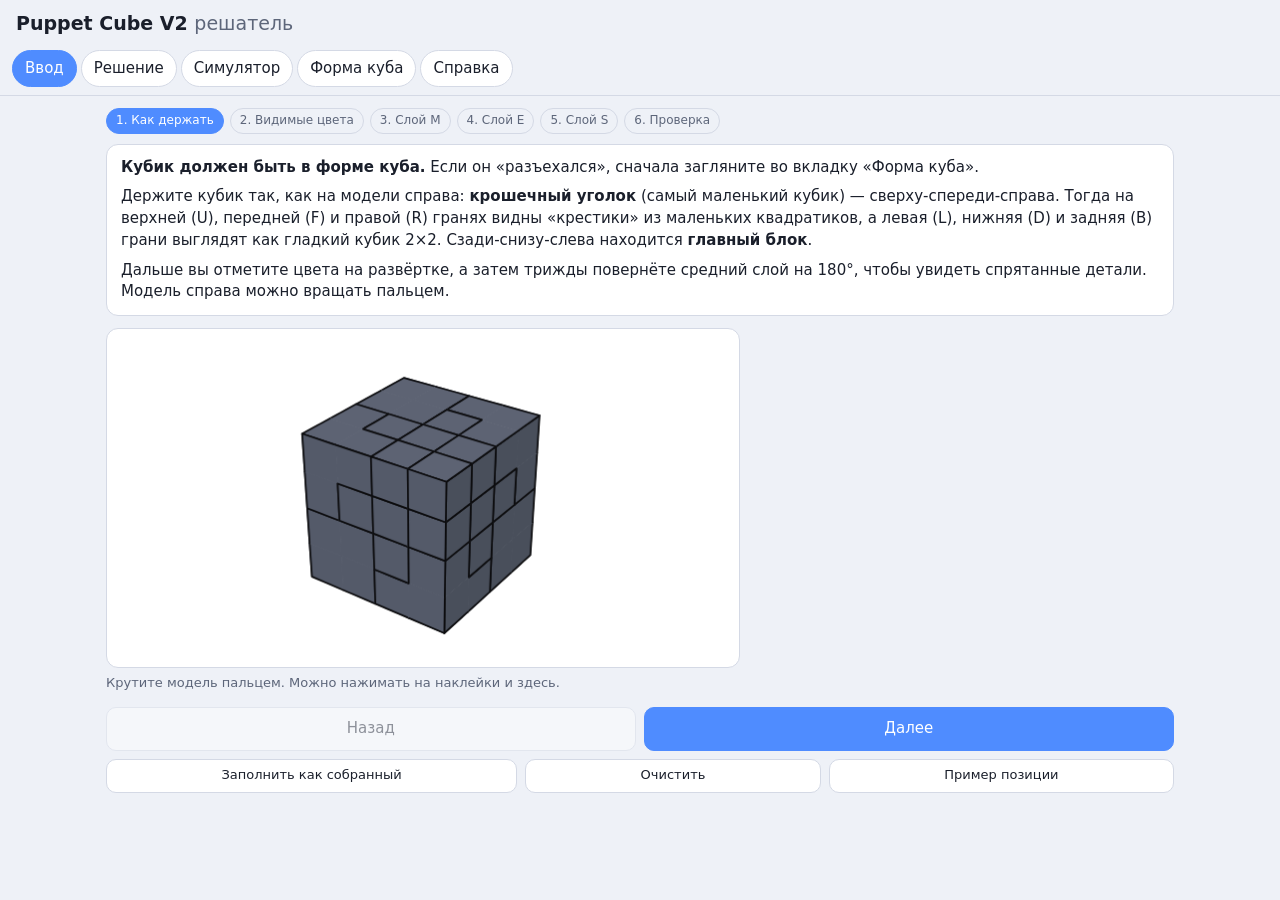
<file: index.html>
<!doctype html>
<html lang="ru">
<head>
  <meta charset="utf-8">
  <meta name="viewport" content="width=device-width, initial-scale=1, viewport-fit=cover">
  <meta name="theme-color" content="#1b1f2a">
  <title>Puppet Cube V2 — решатель</title>
  <link rel="stylesheet" href="css/style.css">
</head>
<body>
  <header class="topbar">
    <h1>Puppet Cube V2 <span>решатель</span></h1>
  </header>

  <nav class="tabs" role="tablist">
    <button class="tab active" data-tab="input" role="tab">Ввод</button>
    <button class="tab" data-tab="solution" role="tab">Решение</button>
    <button class="tab" data-tab="sim" role="tab">Симулятор</button>
    <button class="tab" data-tab="shape" role="tab">Форма куба</button>
    <button class="tab" data-tab="help" role="tab">Справка</button>
  </nav>

  <main>
    <!-- ================================================== INPUT -->
    <section id="tab-input" class="panel active">
      <ol class="steps" id="input-steps"></ol>
      <div id="input-step-body" class="card"></div>

      <div class="input-layout" id="input-work">
        <div class="net-wrap">
          <svg id="net" class="net" viewBox="-0.2 -0.2 16.4 12.4" aria-label="Развёртка кубика"></svg>
        </div>
        <div class="preview-wrap">
          <canvas id="input-canvas" class="cube-canvas small"></canvas>
          <div class="hint">Крутите модель пальцем. Можно нажимать на наклейки и здесь.</div>
        </div>
      </div>

      <div class="palette" id="palette"></div>

      <div class="row buttons">
        <button id="btn-prev-step" class="btn">Назад</button>
        <button id="btn-next-step" class="btn primary">Далее</button>
      </div>
      <div class="row buttons secondary-actions">
        <button id="btn-fill-solved" class="btn small">Заполнить как собранный</button>
        <button id="btn-clear" class="btn small">Очистить</button>
        <button id="btn-example" class="btn small">Пример позиции</button>
      </div>
      <div id="input-message" class="message" role="status"></div>
    </section>

    <!-- ================================================ SOLUTION -->
    <section id="tab-solution" class="panel">
      <div id="solution-empty" class="card">
        Решения пока нет. Введите цвета на вкладке «Ввод» или перемешайте кубик в «Симуляторе».
      </div>
      <div id="solution-body" hidden>
        <div class="player">
          <canvas id="solution-canvas" class="cube-canvas"></canvas>
          <div class="current-move">
            <div class="move-big" id="move-big">—</div>
            <div class="move-desc" id="move-desc"></div>
            <div class="move-progress" id="move-progress"></div>
          </div>
          <div class="row buttons player-controls">
            <button id="btn-first" class="btn" title="В начало">⏮</button>
            <button id="btn-back" class="btn" title="Ход назад">◀</button>
            <button id="btn-play" class="btn primary" title="Автовоспроизведение">▶ Авто</button>
            <button id="btn-fwd" class="btn primary" title="Сделать ход">Ход ▶</button>
            <button id="btn-last" class="btn" title="В конец">⏭</button>
          </div>
          <label class="speed">Скорость
            <input type="range" id="speed" min="150" max="1200" step="50" value="500">
          </label>
        </div>
        <div id="solution-phases" class="phases"></div>
      </div>
    </section>

    <!-- ===================================================== SIM -->
    <section id="tab-sim" class="panel">
      <canvas id="sim-canvas" class="cube-canvas"></canvas>
      <div id="sim-status" class="message" role="status"></div>
      <div class="move-grid" id="sim-moves"></div>
      <div class="row">
        <input type="text" id="sim-alg" class="alg-input" placeholder="Формула, например: Rw U Rw' U'" autocomplete="off" autocapitalize="off" spellcheck="false">
        <button id="btn-sim-run" class="btn">Выполнить</button>
      </div>
      <div class="row buttons">
        <button id="btn-sim-undo" class="btn">Отменить ход</button>
        <button id="btn-sim-reset" class="btn">Собрать</button>
        <button id="btn-sim-scramble" class="btn">Перемешать</button>
        <button id="btn-sim-solve" class="btn primary">Решить эту позицию</button>
      </div>
      <div class="hint">Ходы, которые настоящая головоломка не даст сделать (детали упрутся), модель тоже не выполнит.</div>
    </section>

    <!-- =================================================== SHAPE -->
    <section id="tab-shape" class="panel">
      <div class="card">
        <p><b>Сначала верните кубику форму куба.</b> Ввести можно только кубик в форме куба: без выступов, все грани ровные.</p>
        <ol>
          <li>Найдите <b>главный блок</b> — цельный кубик 2×2×2 с тремя гладкими гранями. Держите его снизу-сзади-слева.</li>
          <li>Поворачивая правую, верхнюю и переднюю половины (как у кубика 2×2), соберите нижний слой: квадрат 2×2 из четырёх больших частей, включая главный блок.</li>
          <li>Сверху обычно остаётся одна из типичных фигур. Найдите похожую ниже и выполните её формулу.</li>
        </ol>
        <p class="hint">Формулы взяты из гайда SommerCubes и проверены на модели. Фигура показана в том же положении, в каком нужно держать кубик; важна только форма, поэтому детали серые, а главный блок — жёлтый. Модель можно вращать.</p>
      </div>
      <div class="shape-list" id="shape-list"></div>
      <canvas id="shape-canvas" class="cube-canvas"></canvas>
      <div class="current-move"><div class="move-big" id="shape-alg">—</div></div>
      <div class="row buttons">
        <button id="btn-shape-show" class="btn">Показать фигуру</button>
        <button id="btn-shape-play" class="btn primary">Проиграть формулу</button>
      </div>
    </section>

    <!-- ==================================================== HELP -->
    <section id="tab-help" class="panel">
      <div class="card help" id="help-body"></div>
    </section>
  </main>

  <script src="js/data.js"></script>
  <script src="js/puppet-core.js"></script>
  <script src="js/solver.js"></script>
  <script src="js/render.js"></script>
  <script src="js/app.js"></script>
</body>
</html>
</file>
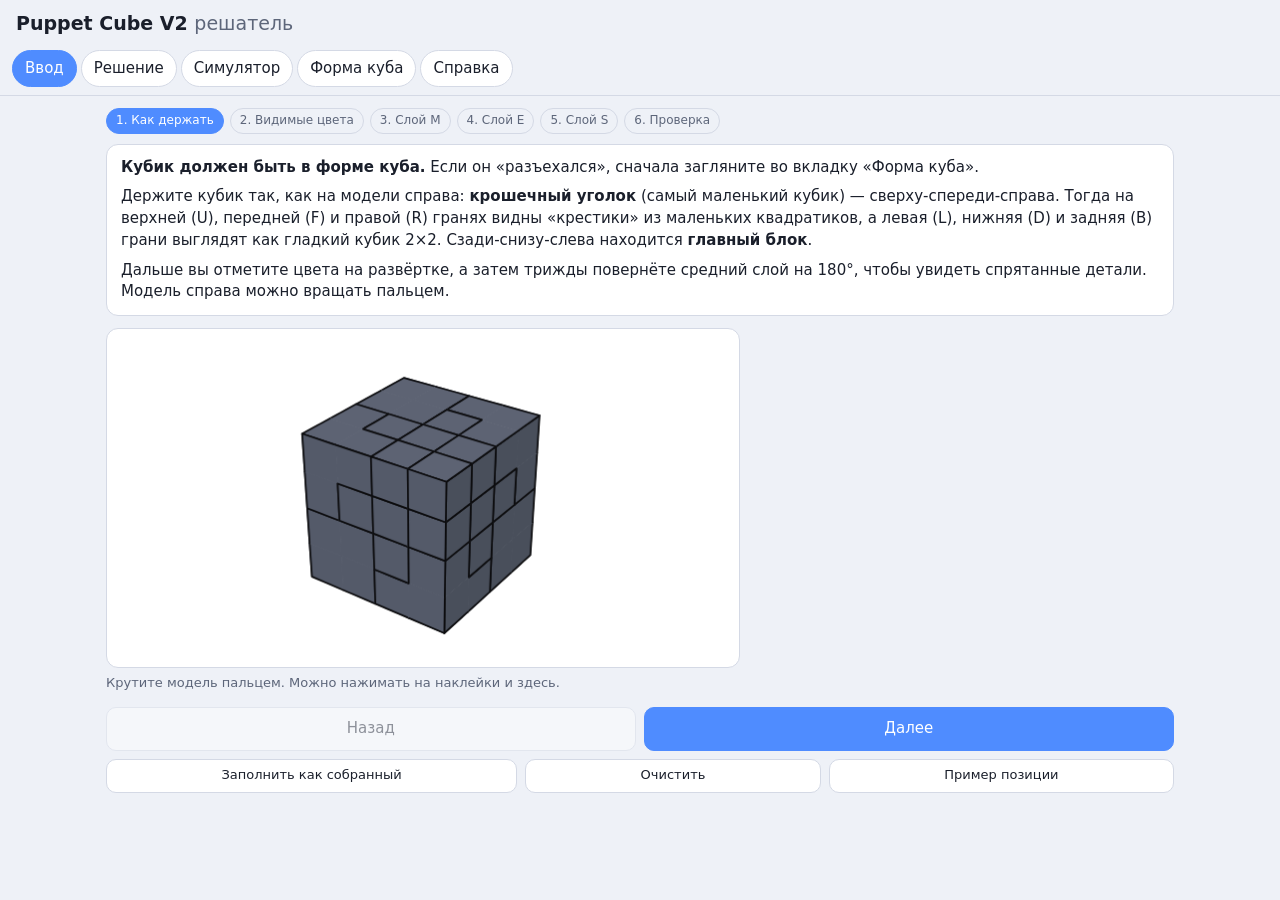
<file: puppet-solver.html>
<!doctype html>
<html lang="ru">
<head>
  <meta charset="utf-8">
  <meta name="viewport" content="width=device-width, initial-scale=1, viewport-fit=cover">
  <meta name="theme-color" content="#1b1f2a">
  <title>Puppet Cube V2 — решатель</title>
  <style>
:root {
  --bg: #12151d;
  --panel: #1b1f2a;
  --card: #222838;
  --text: #e8ebf2;
  --muted: #9aa3b8;
  --accent: #4f8cff;
  --accent-2: #2e6be6;
  --danger: #ff6b6b;
  --ok: #3ccf91;
  --border: #323a50;
  --radius: 12px;
}
@media (prefers-color-scheme: light) {
  :root:not([data-theme="dark"]) {
    --bg: #eef1f7;
    --panel: #ffffff;
    --card: #ffffff;
    --text: #1a1f2b;
    --muted: #5d667a;
    --border: #d4d9e5;
  }
}
* { box-sizing: border-box; }
html, body { margin: 0; padding: 0; }
body {
  background: var(--bg);
  color: var(--text);
  font: 15px/1.45 system-ui, -apple-system, "Segoe UI", Roboto, sans-serif;
  -webkit-text-size-adjust: 100%;
  padding-bottom: env(safe-area-inset-bottom);
}
.topbar { padding: 10px 16px 4px; }
.topbar h1 { margin: 0; font-size: 19px; font-weight: 700; }
.topbar h1 span { color: var(--muted); font-weight: 500; }

.tabs {
  position: sticky; top: 0; z-index: 10;
  display: flex; gap: 4px; overflow-x: auto;
  padding: 8px 12px; background: var(--bg);
  border-bottom: 1px solid var(--border);
  scrollbar-width: none;
}
.tabs::-webkit-scrollbar { display: none; }
.tab {
  flex: 0 0 auto; border: 1px solid var(--border); background: var(--panel); color: var(--text);
  padding: 7px 12px; border-radius: 999px; font: inherit; cursor: pointer;
}
.tab.active { background: var(--accent); border-color: var(--accent); color: #fff; }

main { max-width: 1100px; margin: 0 auto; padding: 12px 16px 40px; }
.panel { display: none; }
.panel.active { display: block; }

.card {
  background: var(--card); border: 1px solid var(--border); border-radius: var(--radius);
  padding: 12px 14px; margin: 0 0 12px;
}
.card p { margin: 0 0 8px; }
.card p:last-child { margin-bottom: 0; }
.card ol, .card ul { margin: 6px 0; padding-left: 20px; }
.hint { color: var(--muted); font-size: 13px; margin: 6px 0; }

.row { display: flex; gap: 8px; align-items: center; flex-wrap: wrap; margin: 8px 0; }
.buttons .btn { flex: 1 1 auto; }
.btn {
  border: 1px solid var(--border); background: var(--panel); color: var(--text);
  border-radius: 10px; padding: 10px 14px; font: inherit; cursor: pointer; min-height: 42px;
  touch-action: manipulation;
}
.btn:hover { border-color: var(--accent); }
.btn.primary { background: var(--accent); border-color: var(--accent); color: #fff; }
.btn.primary:hover { background: var(--accent-2); }
.btn.small { min-height: 34px; padding: 6px 10px; font-size: 13px; }
.btn:disabled { opacity: .45; cursor: default; }

.message { min-height: 1.4em; margin: 8px 0; white-space: pre-line; }
.message.error { color: var(--danger); }
.message.ok { color: var(--ok); }

/* ---------------------------------------------------------- input */
.steps { display: flex; flex-wrap: wrap; gap: 6px; list-style: none; padding: 0; margin: 0 0 10px; counter-reset: s; }
.steps li {
  counter-increment: s; font-size: 12px; color: var(--muted);
  border: 1px solid var(--border); border-radius: 999px; padding: 3px 9px;
}
.steps li::before { content: counter(s) ". "; }
.steps li.active { color: #fff; background: var(--accent); border-color: var(--accent); }
.steps li.done { color: var(--ok); border-color: var(--ok); }

.input-layout { display: grid; grid-template-columns: 1fr; gap: 12px; }
@media (min-width: 820px) { .input-layout { grid-template-columns: 3fr 2fr; align-items: start; } }
.net-wrap { background: var(--card); border: 1px solid var(--border); border-radius: var(--radius); padding: 8px; }
.net { width: 100%; height: auto; display: block; touch-action: manipulation; user-select: none; }
.net .cell { cursor: pointer; }
.net .cell.locked { cursor: default; }
.net .label { font-size: .5px; fill: var(--muted); }
.net .qmark { font-size: .7px; fill: #222; pointer-events: none; font-weight: 700; }

.palette {
  position: sticky; bottom: 0; z-index: 5;
  display: flex; gap: 8px; justify-content: center; flex-wrap: wrap;
  padding: 10px; margin: 12px -16px 0; background: var(--bg); border-top: 1px solid var(--border);
}
.swatch {
  width: 44px; height: 44px; border-radius: 10px; border: 2px solid var(--border); cursor: pointer;
  touch-action: manipulation;
}
.swatch.active { border-color: var(--accent); box-shadow: 0 0 0 3px var(--accent); }

.cube-canvas {
  display: block; width: 100%; height: 360px; border-radius: var(--radius);
  background: var(--panel); border: 1px solid var(--border); touch-action: none;
}
.cube-canvas.small { height: 280px; }
@media (min-width: 820px) { .cube-canvas { height: 460px; } .cube-canvas.small { height: 340px; } }

/* -------------------------------------------------------- solution */
.player { margin-bottom: 12px; }
.current-move { text-align: center; margin: 10px 0 4px; }
.move-big { font-size: 34px; font-weight: 800; letter-spacing: .5px; }
.move-desc { color: var(--muted); min-height: 1.4em; }
.move-progress { color: var(--muted); font-size: 13px; }
.speed { display: flex; gap: 10px; align-items: center; color: var(--muted); font-size: 13px; }
.speed input { flex: 1; }
.phases .phase { margin-bottom: 12px; }
.phases h3 { margin: 0 0 4px; font-size: 16px; }
.phases .note { color: var(--muted); font-size: 13px; margin-bottom: 6px; }
.group { margin: 6px 0; }
.group-label { font-size: 12px; color: var(--muted); margin-bottom: 2px; }
.moves { display: flex; flex-wrap: wrap; gap: 4px; }
.mv {
  font: 600 14px/1 ui-monospace, SFMono-Regular, Menlo, monospace;
  padding: 6px 7px; border-radius: 7px; border: 1px solid var(--border); background: var(--panel); cursor: pointer;
}
.mv.done { opacity: .45; }
.mv.current { background: var(--accent); border-color: var(--accent); color: #fff; opacity: 1; }

/* ------------------------------------------------------------- sim */
.move-grid { display: grid; grid-template-columns: repeat(6, 1fr); gap: 5px; margin: 10px 0; }
.move-grid .btn { padding: 8px 2px; min-height: 40px; font: 600 14px ui-monospace, Menlo, monospace; }
.alg-input {
  flex: 1 1 200px; min-height: 42px; border-radius: 10px; border: 1px solid var(--border);
  background: var(--panel); color: var(--text); padding: 0 12px; font: 15px ui-monospace, Menlo, monospace;
}

/* ----------------------------------------------------------- shape */
.shape-list { display: flex; flex-wrap: wrap; gap: 6px; margin-bottom: 10px; }

/* ------------------------------------------------------------ help */
.help h3 { margin: 14px 0 6px; font-size: 16px; }
.help h3:first-child { margin-top: 0; }
.help table { border-collapse: collapse; width: 100%; font-size: 14px; }
.help td { border-top: 1px solid var(--border); padding: 6px 4px; vertical-align: top; }
.help td:first-child { font: 700 15px ui-monospace, Menlo, monospace; white-space: nowrap; width: 64px; }
.help a { color: var(--accent); }

</style>
</head>
<body>
  <header class="topbar">
    <h1>Puppet Cube V2 <span>решатель</span></h1>
  </header>

  <nav class="tabs" role="tablist">
    <button class="tab active" data-tab="input" role="tab">Ввод</button>
    <button class="tab" data-tab="solution" role="tab">Решение</button>
    <button class="tab" data-tab="sim" role="tab">Симулятор</button>
    <button class="tab" data-tab="shape" role="tab">Форма куба</button>
    <button class="tab" data-tab="help" role="tab">Справка</button>
  </nav>

  <main>
    <!-- ================================================== INPUT -->
    <section id="tab-input" class="panel active">
      <ol class="steps" id="input-steps"></ol>
      <div id="input-step-body" class="card"></div>

      <div class="input-layout" id="input-work">
        <div class="net-wrap">
          <svg id="net" class="net" viewBox="-0.2 -0.2 16.4 12.4" aria-label="Развёртка кубика"></svg>
        </div>
        <div class="preview-wrap">
          <canvas id="input-canvas" class="cube-canvas small"></canvas>
          <div class="hint">Крутите модель пальцем. Можно нажимать на наклейки и здесь.</div>
        </div>
      </div>

      <div class="palette" id="palette"></div>

      <div class="row buttons">
        <button id="btn-prev-step" class="btn">Назад</button>
        <button id="btn-next-step" class="btn primary">Далее</button>
      </div>
      <div class="row buttons secondary-actions">
        <button id="btn-fill-solved" class="btn small">Заполнить как собранный</button>
        <button id="btn-clear" class="btn small">Очистить</button>
        <button id="btn-example" class="btn small">Пример позиции</button>
      </div>
      <div id="input-message" class="message" role="status"></div>
    </section>

    <!-- ================================================ SOLUTION -->
    <section id="tab-solution" class="panel">
      <div id="solution-empty" class="card">
        Решения пока нет. Введите цвета на вкладке «Ввод» или перемешайте кубик в «Симуляторе».
      </div>
      <div id="solution-body" hidden>
        <div class="player">
          <canvas id="solution-canvas" class="cube-canvas"></canvas>
          <div class="current-move">
            <div class="move-big" id="move-big">—</div>
            <div class="move-desc" id="move-desc"></div>
            <div class="move-progress" id="move-progress"></div>
          </div>
          <div class="row buttons player-controls">
            <button id="btn-first" class="btn" title="В начало">⏮</button>
            <button id="btn-back" class="btn" title="Ход назад">◀</button>
            <button id="btn-play" class="btn primary" title="Автовоспроизведение">▶ Авто</button>
            <button id="btn-fwd" class="btn primary" title="Сделать ход">Ход ▶</button>
            <button id="btn-last" class="btn" title="В конец">⏭</button>
          </div>
          <label class="speed">Скорость
            <input type="range" id="speed" min="150" max="1200" step="50" value="500">
          </label>
        </div>
        <div id="solution-phases" class="phases"></div>
      </div>
    </section>

    <!-- ===================================================== SIM -->
    <section id="tab-sim" class="panel">
      <canvas id="sim-canvas" class="cube-canvas"></canvas>
      <div id="sim-status" class="message" role="status"></div>
      <div class="move-grid" id="sim-moves"></div>
      <div class="row">
        <input type="text" id="sim-alg" class="alg-input" placeholder="Формула, например: Rw U Rw' U'" autocomplete="off" autocapitalize="off" spellcheck="false">
        <button id="btn-sim-run" class="btn">Выполнить</button>
      </div>
      <div class="row buttons">
        <button id="btn-sim-undo" class="btn">Отменить ход</button>
        <button id="btn-sim-reset" class="btn">Собрать</button>
        <button id="btn-sim-scramble" class="btn">Перемешать</button>
        <button id="btn-sim-solve" class="btn primary">Решить эту позицию</button>
      </div>
      <div class="hint">Ходы, которые настоящая головоломка не даст сделать (детали упрутся), модель тоже не выполнит.</div>
    </section>

    <!-- =================================================== SHAPE -->
    <section id="tab-shape" class="panel">
      <div class="card">
        <p><b>Сначала верните кубику форму куба.</b> Ввести можно только кубик в форме куба: без выступов, все грани ровные.</p>
        <ol>
          <li>Найдите <b>главный блок</b> — цельный кубик 2×2×2 с тремя гладкими гранями. Держите его снизу-сзади-слева.</li>
          <li>Поворачивая правую, верхнюю и переднюю половины (как у кубика 2×2), соберите нижний слой: квадрат 2×2 из четырёх больших частей, включая главный блок.</li>
          <li>Сверху обычно остаётся одна из типичных фигур. Найдите похожую ниже и выполните её формулу.</li>
        </ol>
        <p class="hint">Формулы взяты из гайда SommerCubes и проверены на модели. Фигура показана в том же положении, в каком нужно держать кубик; важна только форма, поэтому детали серые, а главный блок — жёлтый. Модель можно вращать.</p>
      </div>
      <div class="shape-list" id="shape-list"></div>
      <canvas id="shape-canvas" class="cube-canvas"></canvas>
      <div class="current-move"><div class="move-big" id="shape-alg">—</div></div>
      <div class="row buttons">
        <button id="btn-shape-show" class="btn">Показать фигуру</button>
        <button id="btn-shape-play" class="btn primary">Проиграть формулу</button>
      </div>
    </section>

    <!-- ==================================================== HELP -->
    <section id="tab-help" class="panel">
      <div class="card help" id="help-body"></div>
    </section>
  </main>

  <script>
// Generated by tools/gen_data.py - do not edit by hand.
(function (root) {
  var DATA = {"version":1,"eps":0.05,"conf":[1082401,0,0,0,33891,0,0,0,1127,0,0,0,111,0,0,0,31,0,0,0,3245088,0,0,0,101472,0,0,0,6336,0,0,0,462,0,0,0,798,0,0,0,7439360,0,0,0,202752,0,0,0,145536,0,0,0,12672,0,0,0,17180,0,0,0,15826944,0,0,0,15138816,0,0,0,405504,0,0,0,811776,0,0,0,541464,0,0,0,32505856,0,0,0,32243712,0,0,0,30162944,0,0,0,25969152,0,0,0,17318416,0,0,0,1107296256,8456,0,0,1174405120,264,0,0,1308622848,8,0,0,1577058304,0,0,0,1040187392,0,0,0,1073741824,24840,0,0,0,0,0,0,0,0,0,0,0,0,0,0,1006632960,4,0,0,0,57608,0,0,0,0,0,0,0,0,0,0,0,0,0,0,939524096,132,0,0,0,123136,0,0,0,0,0,0,0,0,0,0,0,0,0,0,805306368,4228,0,0,0,253952,0,0,0,249856,0,0,0,233600,0,0,0,200836,0,0,536870912,135300,0,0,0,277086208,66,0,0,277610496,2,0,0,278659072,0,0,0,12320768,0,0,0,8126464,0,0,0,276824064,194,0,0,0,0,0,0,0,0,0,0,0,0,0,0,142082048,0,0,0,268435456,450,0,0,0,0,0,0,0,0,0,0,0,0,0,0,141557760,1,0,0,0,962,0,0,0,0,0,0,0,0,0,0,0,0,0,0,140509184,33,0,0,0,1984,0,0,0,1952,0,0,0,1825,0,0,134217728,1569,0,0,138412032,1057,0,0,0,2216757248,0,0,0,69277696,0,0,0,2177024,0,0,0,96256,0,0,0,63488,0,0,0,2216755200,1,0,0,0,0,0,0,0,0,0,0,0,0,0,0,1110016,0,0,0,2216689664,3,0,0,0,0,0,0,0,0,0,0,0,0,0,0,34660352,0,0,0,2214592512,7,0,0,0,0,0,0,0,0,0,0,0,0,0,0,1108393984,0,0,0,2147483648,15,0,0,1073741824,15,0,0,1107296256,14,0,0,1108344832,12,0,0,1108377600,8,0,0,0,17318416,0,0,0,542256,0,0,0,18032,0,0,0,1776,0,0,0,496,0,0,0,51921408,0,0,0,1623552,0,0,0,101376,0,0,0,7392,0,0,0,12768,0,0,0,119029760,0,0,0,3244032,0,0,0,2328576,0,0,0,202752,0,0,0,274880,0,0,0,253231104,0,0,0,242221056,0,0,0,6488064,0,0,0,12988416,0,0,0,8663424,0,0,0,520093696,0,0,0,515899392,0,0,0,482607104,0,0,0,415506432,0,0,0,277094656,31,0,0,0,798,0,0,0,17180,0,0,0,541464,0,0,0,17318416,0,0,0,111,0,0,0,462,0,0,0,12672,0,0,0,811776,0,0,0,25969152,0,0,0,1127,0,0,0,6336,0,0,0,145536,0,0,0,405504,0,0,0,30162944,0,0,0,33891,0,0,0,101472,0,0,0,202752,0,0,0,15138816,0,0,0,32243712,0,0,0,1082401,0,0,0,3245088,0,0,0,7439360,0,0,0,15826944,0,0,0,32505856,0,0,0,1040187392,0,0,0,1006632960,4,0,0,939524096,132,0,0,805306368,4228,0,0,536870912,135300,0,0,1577058304,0,0,0,0,0,0,0,0,0,0,0,0,0,0,0,0,200836,0,0,1308622848,8,0,0,0,0,0,0,0,0,0,0,0,0,0,0,0,233600,0,0,1174405120,264,0,0,0,0,0,0,0,0,0,0,0,0,0,0,0,249856,0,0,1107296256,8456,0,0,1073741824,24840,0,0,0,57608,0,0,0,123136,0,0,0,253952,0,0,0,8126464,0,0,0,142082048,0,0,0,141557760,1,0,0,140509184,33,0,0,138412032,1057,0,0,12320768,0,0,0,0,0,0,0,0,0,0,0,0,0,0,0,134217728,1569,0,0,278659072,0,0,0,0,0,0,0,0,0,0,0,0,0,0,0,0,1825,0,0,277610496,2,0,0,0,0,0,0,0,0,0,0,0,0,0,0,0,1952,0,0,277086208,66,0,0,276824064,194,0,0,268435456,450,0,0,0,962,0,0,0,1984,0,0,0,63488,0,0,0,1110016,0,0,0,34660352,0,0,0,1108393984,0,0,0,1108377600,8,0,0,96256,0,0,0,0,0,0,0,0,0,0,0,0,0,0,0,1108344832,12,0,0,2177024,0,0,0,0,0,0,0,0,0,0,0,0,0,0,0,1107296256,14,0,0,69277696,0,0,0,0,0,0,0,0,0,0,0,0,0,0,0,1073741824,15,0,0,2216757248,0,0,0,2216755200,1,0,0,2216689664,3,0,0,2214592512,7,0,0,2147483648,15,0,0,0,496,0,0,0,12768,0,0,0,274880,0,0,0,8663424,0,0,0,277094656,0,0,0,1776,0,0,0,7392,0,0,0,202752,0,0,0,12988416,0,0,0,415506432,0,0,0,18032,0,0,0,101376,0,0,0,2328576,0,0,0,6488064,0,0,0,482607104,0,0,0,542256,0,0,0,1623552,0,0,0,3244032,0,0,0,242221056,0,0,0,515899392,0,0,0,17318416,0,0,0,51921408,0,0,0,119029760,0,0,0,253231104,0,0,0,520093696,32539681,0,0,0,15828067,0,0,0,7439463,0,0,0,3245167,0,0,0,1082431,0,0,0,33391648,0,0,0,15174752,0,0,0,202944,0,0,0,101870,0,0,0,34687,0,0,0,33408000,0,0,0,473088,0,0,0,145536,0,0,0,14784,0,0,0,18303,0,0,0,33407488,0,0,0,15688448,0,0,0,405888,0,0,0,811982,0,0,0,541567,0,0,0,33047056,0,0,0,32260888,0,0,0,30163740,0,0,0,25969438,0,0,0,17318431,0,0,0,1107296256,254216,0,0,1174405120,123144,0,0,1308622848,57608,0,0,1577058304,24840,0,0,2113929216,8456,0,0,1073741824,258312,0,0,0,0,0,0,0,0,0,0,0,0,0,0,2113929216,268,0,0,0,258440,0,0,0,0,0,0,0,0,0,0,0,0,0,0,2113929216,140,0,0,0,258436,0,0,0,0,0,0,0,0,0,0,0,0,0,0,2113929216,4228,0,0,536870912,258180,0,0,805306368,249988,0,0,939524096,233604,0,0,1006632960,200836,0,0,1040187392,135300,0,0,0,277086208,1986,0,0,277610496,962,0,0,278659072,450,0,0,280756224,194,0,0,284950528,66,0,0,276824064,2018,0,0,0,0,0,0,0,0,0,0,0,0,0,0,419168256,2,0,0,268435456,2019,0,0,0,0,0,0,0,0,0,0,0,0,0,0,419168256,1,0,0,134217728,2019,0,0,0,0,0,0,0,0,0,0,0,0,0,0,150732800,33,0,0,138412032,2017,0,0,140509184,1953,0,0,141557760,1825,0,0,142082048,1569,0,0,142344192,1057,0,0,0,2216757248,15,0,0,2216761344,7,0,0,2216769536,3,0,0,2216785920,1,0,0,2216818688,0,0,0,3290497024,15,0,0,0,0,0,0,0,0,0,0,0,0,0,0,70383616,0,0,0,3323985920,15,0,0,0,0,0,0,0,0,0,0,0,0,0,0,36829184,0,0,0,3322937344,15,0,0,0,0,0,0,0,0,0,0,0,0,0,0,1108473856,0,0,0,3255861248,15,0,0,1108393984,15,0,0,1108402176,14,0,0,1108406272,12,0,0,1108408320,8,0,0,0,520634896,0,0,0,253249072,0,0,0,119031408,0,0,0,51922672,0,0,0,17318896,0,0,0,534266368,0,0,0,242796032,0,0,0,3247104,0,0,0,1629920,0,0,0,554992,0,0,0,534528000,0,0,0,7569408,0,0,0,2328576,0,0,0,236544,0,0,0,292848,0,0,0,534519808,0,0,0,251015168,0,0,0,6494208,0,0,0,12991712,0,0,0,8665072,0,0,0,528752896,0,0,0,516174208,0,0,0,482619840,0,0,0,415511008,0,0,0,277094896,17318431,0,0,0,25969438,0,0,0,30163740,0,0,0,32260888,0,0,0,33047056,0,0,0,541567,0,0,0,811982,0,0,0,405888,0,0,0,15688448,0,0,0,33407488,0,0,0,18303,0,0,0,14784,0,0,0,145536,0,0,0,473088,0,0,0,33408000,0,0,0,34687,0,0,0,101870,0,0,0,202944,0,0,0,15174752,0,0,0,33391648,0,0,0,1082431,0,0,0,3245167,0,0,0,7439463,0,0,0,15828067,0,0,0,32539681,0,0,0,1040187392,135300,0,0,1006632960,200836,0,0,939524096,233604,0,0,805306368,249988,0,0,536870912,258180,0,0,2113929216,4228,0,0,0,0,0,0,0,0,0,0,0,0,0,0,0,258436,0,0,2113929216,140,0,0,0,0,0,0,0,0,0,0,0,0,0,0,0,258440,0,0,2113929216,268,0,0,0,0,0,0,0,0,0,0,0,0,0,0,1073741824,258312,0,0,2113929216,8456,0,0,1577058304,24840,0,0,1308622848,57608,0,0,1174405120,123144,0,0,1107296256,254216,0,0,0,142344192,1057,0,0,142082048,1569,0,0,141557760,1825,0,0,140509184,1953,0,0,138412032,2017,0,0,150732800,33,0,0,0,0,0,0,0,0,0,0,0,0,0,0,134217728,2019,0,0,419168256,1,0,0,0,0,0,0,0,0,0,0,0,0,0,0,268435456,2019,0,0,419168256,2,0,0,0,0,0,0,0,0,0,0,0,0,0,0,276824064,2018,0,0,284950528,66,0,0,280756224,194,0,0,278659072,450,0,0,277610496,962,0,0,277086208,1986,0,0,0,1108408320,8,0,0,1108406272,12,0,0,1108402176,14,0,0,1108393984,15,0,0,3255861248,15,0,0,1108473856,0,0,0,0,0,0,0,0,0,0,0,0,0,0,0,3322937344,15,0,0,36829184,0,0,0,0,0,0,0,0,0,0,0,0,0,0,0,3323985920,15,0,0,70383616,0,0,0,0,0,0,0,0,0,0,0,0,0,0,0,3290497024,15,0,0,2216818688,0,0,0,2216785920,1,0,0,2216769536,3,0,0,2216761344,7,0,0,2216757248,15,0,0,0,277094896,0,0,0,415511008,0,0,0,482619840,0,0,0,516174208,0,0,0,528752896,0,0,0,8665072,0,0,0,12991712,0,0,0,6494208,0,0,0,251015168,0,0,0,534519808,0,0,0,292848,0,0,0,236544,0,0,0,2328576,0,0,0,7569408,0,0,0,534528000,0,0,0,554992,0,0,0,1629920,0,0,0,3247104,0,0,0,242796032,0,0,0,534266368,0,0,0,17318896,0,0,0,51922672,0,0,0,119031408,0,0,0,253249072,0,0,0,520634896,31,0,0,0,805306398,0,0,0,805306396,4194304,0,0,805306392,4194304,32768,0,536870928,4194304,32768,256,992,0,0,0,960,4,0,0,896,134217732,0,0,768,134217732,1048576,0,512,134217732,1048576,8192,31744,0,0,0,30720,128,0,0,28672,128,1,0,24576,128,33554433,0,16384,128,33554433,262144,1015808,0,0,0,983040,4096,0,0,917504,4096,32,0,786432,4096,1073741856,0,524288,4096,1073741856,8388608,32505856,0,0,0,31457280,196608,0,0,29360128,196608,1024,0,25165824,196608,1024,8,16777216,131072,1024,268435464,100663311,0,0,0,469762062,0,0,0,402653184,3145728,0,0,805306368,6291456,49152,0,536870912,4194304,49152,384,1073742304,0,0,0,0,0,0,0,0,0,0,0,0,0,0,0,0,134217732,1048576,12288,15360,8,0,0,0,0,0,0,0,0,0,0,0,0,0,0,0,128,33554433,393216,491520,256,0,0,0,0,0,0,0,0,0,0,0,0,0,0,0,4096,1073741856,12582912,15728640,24576,0,0,14680064,114688,0,0,0,98304,768,0,0,196608,1536,12,0,131072,1024,402653196,100663303,262144,0,0,201326592,1572864,0,0,134217728,3670016,8192,0,0,3145728,24576,0,0,4194304,49152,448,1073742048,8388608,0,0,0,0,0,0,0,0,0,0,0,0,0,0,0,134217728,1048576,14336,7168,268435464,0,0,0,0,0,0,0,0,0,0,0,0,0,0,0,0,33554433,458752,229376,256,2,0,0,0,0,0,0,0,0,0,0,0,0,0,0,0,1073741856,14680064,7340032,24576,64,0,0,49152,384,0,0,32768,896,2,0,0,768,6,0,0,1024,469762060,100663299,262144,2048,0,100663296,786432,6144,0,0,1572864,12288,0,0,0,28672,224,0,0,49152,480,1073741920,8388608,65536,0,0,0,0,0,0,0,0,0,0,0,0,0,0,0,1048576,15360,3072,268435464,2097152,0,0,0,0,0,0,0,0,0,0,0,0,0,0,0,33554432,491520,98304,256,67108866,0,0,0,0,0,0,0,0,0,0,0,0,0,0,0,1073741824,15728640,3145728,24576,2147483712,0,0,24576,2147483840,1,0,0,384,3,0,0,0,234881031,0,0,0,503316492,33554433,262144,2048,16,33554432,262144,6144,48,0,262144,6144,112,0,0,6144,240,0,0,0,496,1073741856,8388608,65536,512,1073741824,8388608,65536,1536,0,8388608,65536,3584,0,0,65536,7680,0,0,0,15872,1024,268435464,2097152,16384,0,268435464,2097152,49152,0,268435456,2097152,114688,0,0,2097152,245760,0,0,0,507904,32768,256,67108866,524288,0,256,67108866,1572864,0,0,67108866,3670016,0,0,67108864,7864320,0,0,0,16252928,1048576,8192,2147483712,16777216,0,8192,2147483712,50331649,0,0,2147483712,117440513,0,0,2147483648,251658241,0,0,0,520093696,33554433,262144,2048,16,100663299,262144,2048,0,100663303,262144,0,0,100663311,0,0,0,31,0,0,0,1073741856,8388608,65536,512,1073741920,8388608,65536,0,1073742048,8388608,0,0,1073742304,0,0,0,992,0,0,0,1024,268435464,2097152,16384,3072,268435464,2097152,0,7168,268435464,0,0,15360,8,0,0,31744,0,0,0,32768,256,67108866,524288,98304,256,67108866,0,229376,256,2,0,491520,256,0,0,1015808,0,0,0,1048576,8192,2147483712,16777216,3145728,24576,2147483712,0,7340032,24576,64,0,15728640,24576,0,0,32505856,0,0,0,33554432,262144,6144,48,100663296,786432,6144,0,201326592,1572864,0,0,469762062,0,0,0,805306398,0,0,0,1073741824,8388608,65536,1536,0,0,0,0,0,0,0,0,0,0,0,0,960,4,0,0,0,268435464,2097152,49152,0,0,0,0,0,0,0,0,0,0,0,0,30720,128,0,0,0,256,67108866,1572864,0,0,0,0,0,0,0,0,0,0,0,0,983040,4096,0,0,0,8192,2147483712,50331649,0,24576,2147483840,1,0,49152,384,0,14680064,114688,0,0,31457280,196608,0,0,0,262144,6144,112,0,1572864,12288,0,134217728,3670016,8192,0,402653184,3145728,0,0,805306396,4194304,0,0,0,8388608,65536,3584,0,0,0,0,0,0,0,0,0,0,0,0,896,134217732,0,0,0,268435456,2097152,114688,0,0,0,0,0,0,0,0,0,0,0,0,28672,128,1,0,0,0,67108866,3670016,0,0,0,0,0,0,0,0,0,0,0,0,917504,4096,32,0,0,0,2147483712,117440513,0,0,384,3,0,32768,896,2,0,98304,768,0,29360128,196608,1024,0,0,0,6144,240,0,0,28672,224,0,3145728,24576,0,805306368,6291456,49152,0,805306392,4194304,32768,0,0,0,65536,7680,0,0,0,0,0,0,0,0,0,0,0,0,768,134217732,1048576,0,0,0,2097152,245760,0,0,0,0,0,0,0,0,0,0,0,0,24576,128,33554433,0,0,0,67108864,7864320,0,0,0,0,0,0,0,0,0,0,0,0,786432,4096,1073741856,0,0,0,2147483648,251658241,0,0,0,234881031,0,0,768,6,0,196608,1536,12,25165824,196608,1024,8,0,0,0,496,0,0,49152,480,0,4194304,49152,448,536870912,4194304,49152,384,536870928,4194304,32768,256,0,0,0,15872,0,0,1048576,15360,0,134217728,1048576,14336,0,134217732,1048576,12288,512,134217732,1048576,8192,0,0,0,507904,0,0,33554432,491520,0,0,33554433,458752,0,128,33554433,393216,16384,128,33554433,262144,0,0,0,16252928,0,0,1073741824,15728640,0,0,1073741856,14680064,0,4096,1073741856,12582912,524288,4096,1073741856,8388608,0,0,0,520093696,0,0,0,503316492,0,0,1024,469762060,0,131072,1024,402653196,16777216,131072,1024,268435464,536870943,4194304,32768,256,805306398,4194304,49152,384,805306396,4194304,49152,448,805306392,4194304,49152,480,536870928,4194304,32768,496,992,134217732,1048576,8192,960,134217732,1048576,12288,896,134217732,1048576,14336,768,134217732,1048576,15360,512,134217732,1048576,15872,31744,128,33554433,262144,30720,128,33554433,393216,28672,128,33554433,458752,24576,128,33554433,491520,16384,128,33554433,507904,1015808,4096,1073741856,8388608,983040,4096,1073741856,12582912,917504,4096,1073741856,14680064,786432,4096,1073741856,15728640,524288,4096,1073741856,16252928,32505856,131072,1024,268435464,31457280,196608,1024,402653196,29360128,196608,1024,469762060,25165824,196608,1024,503316492,16777216,131072,1024,520093704,905969695,4194304,32768,0,1006632974,6291456,49152,0,402653184,3145728,24576,0,805306368,6291456,61440,224,536870912,4194304,55296,496,1073742816,134217732,1048576,0,0,0,0,0,0,0,0,0,0,0,0,0,0,134217732,1114112,15872,31744,136,33554433,0,0,0,0,0,0,0,0,0,0,0,0,0,0,128,35651585,507904,1015808,4352,1073741856,0,0,0,0,0,0,0,0,0,0,0,0,0,0,4096,1140850720,16252928,32505856,221184,1024,8,14680064,245760,1536,12,0,98304,768,6,0,196608,1536,234881039,0,131072,2147484672,520093709,905969695,4456448,0,0,469762048,3670016,0,0,134217728,3670016,8192,0,0,3670016,28672,0,0,4456448,55296,496,1073742816,142606340,0,0,0,0,0,0,0,0,0,0,0,0,0,0,0,142606336,1114112,15872,31744,268435592,1,0,0,0,0,0,0,0,0,0,0,0,0,0,0,268435456,35651585,507904,1015808,4352,34,0,0,0,0,0,0,0,0,0,0,0,0,0,0,0,1140850722,16252928,32505856,221184,1088,0,0,114688,896,0,0,32768,896,2,0,0,896,7,0,0,2147484736,520093709,905969695,262144,2048,0,503316494,786432,6144,0,201326592,1572864,12288,0,100663296,786432,30720,224,33554432,262144,55296,496,1073742816,8388612,65536,0,0,0,0,0,0,0,0,0,0,0,0,0,1073741824,8388608,1114112,15872,31744,268435592,2097152,0,0,0,0,0,0,0,0,0,0,0,0,0,0,268435464,35651584,507904,1015808,4352,67108866,0,0,0,0,0,0,0,0,0,0,0,0,0,0,256,1140850690,16252928,32505856,221184,2147483712,0,14680064,122880,2147483840,1,0,49152,384,3,0,24576,2147483840,234881031,0,8192,2147483712,520093709,33554463,262144,2048,16,100663311,262144,6144,48,100663303,262144,6144,112,100663299,262144,6144,240,33554433,262144,2048,496,1073742816,8388608,65536,512,1073742304,8388608,65536,1536,1073742048,8388608,65536,3584,1073741920,8388608,65536,7680,1073741856,8388608,65536,15872,31744,268435464,2097152,16384,15360,268435464,2097152,49152,7168,268435464,2097152,114688,3072,268435464,2097152,245760,1024,268435464,2097152,507904,1015808,256,67108866,524288,491520,256,67108866,1572864,229376,256,67108866,3670016,98304,256,67108866,7864320,32768,256,67108866,16252928,32505856,8192,2147483712,16777216,15728640,24576,2147483712,50331649,7340032,24576,2147483712,117440513,3145728,24576,2147483712,251658241,1048576,8192,2147483712,520093696,33554433,262144,2048,496,100663299,262144,6144,240,100663303,262144,6144,112,100663311,262144,6144,48,33554463,262144,2048,16,1073741856,8388608,65536,15872,1073741920,8388608,65536,7680,1073742048,8388608,65536,3584,1073742304,8388608,65536,1536,1073742816,8388608,65536,512,1024,268435464,2097152,507904,3072,268435464,2097152,245760,7168,268435464,2097152,114688,15360,268435464,2097152,49152,31744,268435464,2097152,16384,32768,256,67108866,16252928,98304,256,67108866,7864320,229376,256,67108866,3670016,491520,256,67108866,1572864,1015808,256,67108866,524288,1048576,8192,2147483712,520093696,3145728,24576,2147483712,251658241,7340032,24576,2147483712,117440513,15728640,24576,2147483712,50331649,32505856,8192,2147483712,16777216,33554432,262144,55296,496,100663296,786432,30720,224,201326592,1572864,12288,0,503316494,786432,6144,0,905969695,262144,2048,0,1073741824,8388608,1114112,15872,0,0,0,0,0,0,0,0,0,0,0,0,1073742816,8388612,65536,0,0,268435464,35651584,507904,0,0,0,0,0,0,0,0,0,0,0,0,31744,268435592,2097152,0,0,256,1140850690,16252928,0,0,0,0,0,0,0,0,0,0,0,0,1015808,4352,67108866,0,0,8192,2147483712,520093709,0,24576,2147483840,234881031,0,49152,384,3,14680064,122880,2147483840,1,32505856,221184,2147483712,0,0,4456448,55296,496,0,3670016,28672,0,134217728,3670016,8192,0,469762048,3670016,0,0,905969695,4456448,0,0,0,142606336,1114112,15872,0,0,0,0,0,0,0,0,0,0,0,0,1073742816,142606340,0,0,0,268435456,35651585,507904,0,0,0,0,0,0,0,0,0,0,0,0,31744,268435592,1,0,0,0,1140850722,16252928,0,0,0,0,0,0,0,0,0,0,0,0,1015808,4352,34,0,0,0,2147484736,520093709,0,0,896,7,0,32768,896,2,0,114688,896,0,32505856,221184,1088,0,536870912,4194304,55296,496,805306368,6291456,61440,224,402653184,3145728,24576,0,1006632974,6291456,49152,0,905969695,4194304,32768,0,0,134217732,1114112,15872,0,0,0,0,0,0,0,0,0,0,0,0,1073742816,134217732,1048576,0,0,128,35651585,507904,0,0,0,0,0,0,0,0,0,0,0,0,31744,136,33554433,0,0,4096,1140850720,16252928,0,0,0,0,0,0,0,0,0,0,0,0,1015808,4352,1073741856,0,0,131072,2147484672,520093709,0,196608,1536,234881039,0,98304,768,6,14680064,245760,1536,12,32505856,221184,1024,8,536870928,4194304,32768,496,805306392,4194304,49152,480,805306396,4194304,49152,448,805306398,4194304,49152,384,536870943,4194304,32768,256,512,134217732,1048576,15872,768,134217732,1048576,15360,896,134217732,1048576,14336,960,134217732,1048576,12288,992,134217732,1048576,8192,16384,128,33554433,507904,24576,128,33554433,491520,28672,128,33554433,458752,30720,128,33554433,393216,31744,128,33554433,262144,524288,4096,1073741856,16252928,786432,4096,1073741856,15728640,917504,4096,1073741856,14680064,983040,4096,1073741856,12582912,1015808,4096,1073741856,8388608,16777216,131072,1024,520093704,25165824,196608,1024,503316492,29360128,196608,1024,469762060,31457280,196608,1024,402653196,32505856,131072,1024,268435464,33554433,262144,2048,16,67108866,524288,4096,32,134217732,1048576,8192,64,268435464,2097152,16384,128,536870928,4194304,32768,256,1107296289,262144,2048,0,67108930,524288,4096,0,134217860,1048576,8192,0,268435720,2097152,16384,0,536871440,4194308,32768,0,1107297313,262144,0,0,67110978,524288,0,0,134221956,1048576,0,0,268443912,2097152,0,0,536887824,4194308,0,0,1107330081,0,0,0,67176514,0,0,0,134353028,0,0,0,268706056,0,0,0,537412112,4,0,0,1082401,0,0,0,2164802,0,0,0,4329604,0,0,0,8659208,0,0,0,17318416,0,0,0,33554432,262144,67584,528,67108864,524288,4096,1056,134217728,1048576,8192,2112,268435456,2097152,16384,4224,536870912,4194304,1081344,8448,1107296256,8650752,67584,0,0,0,0,0,0,0,0,0,0,0,0,0,536870912,138412036,1081344,0,1073741824,276824072,0,0,0,0,0,0,0,0,0,0,0,0,0,0,0,134217860,1,0,1073775648,264,0,0,0,0,0,0,0,0,0,0,0,0,0,0,541184,4228,0,0,1082400,8448,0,0,2164800,16384,0,0,4329600,32768,0,0,8659200,65536,0,0,17318400,135168,0,0,0,262144,67584,16912,0,524288,4096,33824,0,1048576,8192,67648,0,2097152,16384,135296,0,4194304,1081344,270592,0,276824064,2162688,0,0,0,0,0,0,0,0,0,0,0,0,0,0,134217728,34603009,0,0,276824072,2097154,0,0,0,0,0,0,0,0,0,0,0,0,0,0,134217856,33554465,0,0,268435720,2,0,0,0,0,0,0,0,0,0,0,0,0,0,0,4224,33,0,1082368,8448,64,0,2164736,16384,128,0,4329472,32768,256,0,8658944,65536,512,0,17317888,135168,1024,0,0,0,67584,541200,0,0,4096,1082400,0,0,8192,2164800,0,0,16384,4329600,0,0,1081344,8659200,0,0,69271552,541184,0,0,0,0,0,0,0,0,0,0,0,0,0,0,1108344832,8658944,0,268435456,69206018,0,0,0,0,0,0,0,0,0,0,0,0,0,0,0,1107296289,0,0,8448,2214592578,0,0,0,0,0,0,0,0,0,0,0,0,0,0,135168,1073742880,8,1081344,8448,2147483712,0,2162688,16384,128,1,4325376,32768,256,2,8650752,65536,512,4,17301504,135168,1024,8,0,0,0,17318416,0,0,0,34636832,0,0,0,69273664,0,0,0,138547328,0,0,0,277094656,0,0,2214592512,17318400,0,0,0,34636801,0,0,0,69273602,0,0,0,138547204,0,0,1073741824,277094408,0,0,2214592576,17317888,0,0,128,34635777,0,0,256,69271554,0,0,512,138543108,0,0,1073742848,277086216,0,8192,2214592576,17301504,0,16384,128,34603009,0,32768,256,69206018,0,65536,512,138412036,0,131072,1073742848,276824072,1048576,8192,2147483712,16777216,2097152,16384,128,33554433,4194304,32768,256,67108866,8388608,65536,512,134217732,16777216,131072,1024,268435464,1082401,0,0,0,2164802,0,0,0,4329604,0,0,0,8659208,0,0,0,17318416,0,0,0,1082400,8448,0,0,2164800,16384,0,0,4329600,32768,0,0,8659200,65536,0,0,17318400,135168,0,0,1082368,8448,64,0,2164736,16384,128,0,4329472,32768,256,0,8658944,65536,512,0,17317888,135168,1024,0,1081344,8448,2147483712,0,2162688,16384,128,1,4325376,32768,256,2,8650752,65536,512,4,17301504,135168,1024,8,1048576,8192,2147483712,16777216,2097152,16384,128,33554433,4194304,32768,256,67108866,8388608,65536,512,134217732,16777216,131072,1024,268435464,1107330081,0,0,0,67176514,0,0,0,134353028,0,0,0,268706056,0,0,0,537412112,4,0,0,1073775648,264,0,0,0,0,0,0,0,0,0,0,0,0,0,0,541184,4228,0,0,0,268435720,2,0,0,0,0,0,0,0,0,0,0,0,0,0,0,4224,33,0,0,8448,2214592578,0,0,0,0,0,0,0,0,0,0,0,0,0,0,135168,1073742880,8,0,8192,2214592576,17301504,0,16384,128,34603009,0,32768,256,69206018,0,65536,512,138412036,0,131072,1073742848,276824072,1107297313,262144,0,0,67110978,524288,0,0,134221956,1048576,0,0,268443912,2097152,0,0,536887824,4194308,0,0,1073741824,276824072,0,0,0,0,0,0,0,0,0,0,0,0,0,0,0,134217860,1,0,0,276824072,2097154,0,0,0,0,0,0,0,0,0,0,0,0,0,0,134217856,33554465,0,0,268435456,69206018,0,0,0,0,0,0,0,0,0,0,0,0,0,0,0,1107296289,0,0,0,2214592576,17317888,0,0,128,34635777,0,0,256,69271554,0,0,512,138543108,0,0,1073742848,277086216,1107296289,262144,2048,0,67108930,524288,4096,0,134217860,1048576,8192,0,268435720,2097152,16384,0,536871440,4194308,32768,0,1107296256,8650752,67584,0,0,0,0,0,0,0,0,0,0,0,0,0,536870912,138412036,1081344,0,0,276824064,2162688,0,0,0,0,0,0,0,0,0,0,0,0,0,0,134217728,34603009,0,0,0,69271552,541184,0,0,0,0,0,0,0,0,0,0,0,0,0,0,1108344832,8658944,0,0,2214592512,17318400,0,0,0,34636801,0,0,0,69273602,0,0,0,138547204,0,0,1073741824,277094408,33554433,262144,2048,16,67108866,524288,4096,32,134217732,1048576,8192,64,268435464,2097152,16384,128,536870928,4194304,32768,256,33554432,262144,67584,528,67108864,524288,4096,1056,134217728,1048576,8192,2112,268435456,2097152,16384,4224,536870912,4194304,1081344,8448,0,262144,67584,16912,0,524288,4096,33824,0,1048576,8192,67648,0,2097152,16384,135296,0,4194304,1081344,270592,0,0,67584,541200,0,0,4096,1082400,0,0,8192,2164800,0,0,16384,4329600,0,0,1081344,8659200,0,0,0,17318416,0,0,0,34636832,0,0,0,69273664,0,0,0,138547328,0,0,0,277094656,33554433,262144,2048,17318416,67108866,524288,4096,34636832,134217732,1048576,8192,69273664,268435464,2097152,16384,138547328,536870928,4194304,32768,277094656,1107296289,262144,67584,541200,67108930,524288,4096,1082400,134217860,1048576,8192,2164800,268435720,2097152,16384,4329600,536871440,4194308,1081344,8659200,1107297313,262144,67584,16912,67110978,524288,4096,33824,134221956,1048576,8192,67648,268443912,2097152,16384,135296,536887824,4194308,1081344,270592,1107330081,262144,67584,528,67176514,524288,4096,1056,134353028,1048576,8192,2112,268706056,2097152,16384,4224,537412112,4194308,1081344,8448,34636833,262144,2048,16,69273666,524288,4096,32,138547332,1048576,8192,64,277094664,2097152,16384,128,554189328,4194304,32768,256,33554432,262144,2214660096,17318416,67108864,524288,4096,34636833,134217728,1048576,8192,69273666,268435456,2097152,16384,138547332,536870912,4194304,1074823168,277094664,1107296256,8650752,69273600,541184,0,0,0,0,0,0,0,0,0,0,0,0,536870912,138412036,1108377600,8658944,1073741824,276824072,2162688,0,0,0,0,0,0,0,0,0,0,0,0,0,0,134217860,34603009,0,1107330080,8651016,67584,0,0,0,0,0,0,0,0,0,0,0,0,0,537412096,138416260,1081344,0,1108378657,270592,2048,0,69273666,540672,4096,0,138547332,1081344,8192,0,277094664,2162688,16384,0,554189328,4329476,32768,0,0,262144,2214660160,17318416,0,524288,4224,34636833,0,1048576,8448,69273666,0,2097152,16896,138547332,0,4194304,1074824192,277094664,0,276824064,69271554,0,0,0,0,0,0,0,0,0,0,0,0,0,0,134217728,1108344865,0,0,276824072,2097154,0,0,0,0,0,0,0,0,0,0,0,0,0,0,134217856,33554465,0,1073741824,276824328,2,0,0,0,0,0,0,0,0,0,0,0,0,0,0,134221956,33,0,1108378657,270592,64,0,69273666,540672,128,0,138547332,1081344,256,0,277094664,2162688,512,0,554189328,4329476,1024,0,0,8192,2214660160,17318416,0,16384,4224,34636833,0,32768,8448,69273666,0,65536,16896,138547332,0,131072,1074824192,277094664,0,8448,2216755266,541184,0,0,0,0,0,0,0,0,0,0,0,0,0,135168,1108345888,8658952,0,268435720,69206018,0,0,0,0,0,0,0,0,0,0,0,0,0,0,4224,1107296289,0,1073775648,8456,2214592578,0,0,0,0,0,0,0,0,0,0,0,0,0,541184,135300,1073742880,8,1108378657,8448,2147483712,0,69273666,16384,128,1,138547332,32768,256,2,277094664,65536,512,4,554189328,135172,1024,8,1048576,8192,2147483712,17318416,2097152,16384,128,34636833,4194304,32768,256,69273666,8388608,65536,512,138547332,16777216,131072,1024,277094664,1081344,8448,2214592576,17318400,2162688,16384,128,34636801,4325376,32768,256,69273602,8650752,65536,512,138547204,17301504,135168,1073742848,277094408,1082368,8448,2214592576,17317888,2164736,16384,128,34635777,4329472,32768,256,69271554,8658944,65536,512,138543108,17317888,135168,1073742848,277086216,1082400,8448,2214592576,17301504,2164800,16384,128,34603009,4329600,32768,256,69206018,8659200,65536,512,138412036,17318400,135168,1073742848,276824072,1082401,8192,2147483712,16777216,2164802,16384,128,33554433,4329604,32768,256,67108866,8659208,65536,512,134217732,17318416,131072,1024,268435464,1082401,8192,2147483712,16777216,2164802,16384,128,33554433,4329604,32768,256,67108866,8659208,65536,512,134217732,17318416,131072,1024,268435464,1082400,8448,2214592576,17301504,2164800,16384,128,34603009,4329600,32768,256,69206018,8659200,65536,512,138412036,17318400,135168,1073742848,276824072,1082368,8448,2214592576,17317888,2164736,16384,128,34635777,4329472,32768,256,69271554,8658944,65536,512,138543108,17317888,135168,1073742848,277086216,1081344,8448,2214592576,17318400,2162688,16384,128,34636801,4325376,32768,256,69273602,8650752,65536,512,138547204,17301504,135168,1073742848,277094408,1048576,8192,2147483712,17318416,2097152,16384,128,34636833,4194304,32768,256,69273666,8388608,65536,512,138547332,16777216,131072,1024,277094664,1108378657,8448,2147483712,0,69273666,16384,128,1,138547332,32768,256,2,277094664,65536,512,4,554189328,135172,1024,8,1073775648,8456,2214592578,0,0,0,0,0,0,0,0,0,0,0,0,0,541184,135300,1073742880,8,0,268435720,69206018,0,0,0,0,0,0,0,0,0,0,0,0,0,0,4224,1107296289,0,0,8448,2216755266,541184,0,0,0,0,0,0,0,0,0,0,0,0,0,135168,1108345888,8658952,0,8192,2214660160,17318416,0,16384,4224,34636833,0,32768,8448,69273666,0,65536,16896,138547332,0,131072,1074824192,277094664,1108378657,270592,64,0,69273666,540672,128,0,138547332,1081344,256,0,277094664,2162688,512,0,554189328,4329476,1024,0,1073741824,276824328,2,0,0,0,0,0,0,0,0,0,0,0,0,0,0,134221956,33,0,0,276824072,2097154,0,0,0,0,0,0,0,0,0,0,0,0,0,0,134217856,33554465,0,0,276824064,69271554,0,0,0,0,0,0,0,0,0,0,0,0,0,0,134217728,1108344865,0,0,262144,2214660160,17318416,0,524288,4224,34636833,0,1048576,8448,69273666,0,2097152,16896,138547332,0,4194304,1074824192,277094664,1108378657,270592,2048,0,69273666,540672,4096,0,138547332,1081344,8192,0,277094664,2162688,16384,0,554189328,4329476,32768,0,1107330080,8651016,67584,0,0,0,0,0,0,0,0,0,0,0,0,0,537412096,138416260,1081344,0,1073741824,276824072,2162688,0,0,0,0,0,0,0,0,0,0,0,0,0,0,134217860,34603009,0,1107296256,8650752,69273600,541184,0,0,0,0,0,0,0,0,0,0,0,0,536870912,138412036,1108377600,8658944,33554432,262144,2214660096,17318416,67108864,524288,4096,34636833,134217728,1048576,8192,69273666,268435456,2097152,16384,138547332,536870912,4194304,1074823168,277094664,34636833,262144,2048,16,69273666,524288,4096,32,138547332,1048576,8192,64,277094664,2097152,16384,128,554189328,4194304,32768,256,1107330081,262144,67584,528,67176514,524288,4096,1056,134353028,1048576,8192,2112,268706056,2097152,16384,4224,537412112,4194308,1081344,8448,1107297313,262144,67584,16912,67110978,524288,4096,33824,134221956,1048576,8192,67648,268443912,2097152,16384,135296,536887824,4194308,1081344,270592,1107296289,262144,67584,541200,67108930,524288,4096,1082400,134217860,1048576,8192,2164800,268435720,2097152,16384,4329600,536871440,4194308,1081344,8659200,33554433,262144,2048,17318416,67108866,524288,4096,34636832,134217732,1048576,8192,69273664,268435464,2097152,16384,138547328,536870928,4194304,32768,277094656],"blockTable":{"+--,-+-,--+,-++,+-+,++-":"","-+-,+--,--+,++-,+-+,-++":"Rw Fw Rw Fw2 Uw2 Fw2 Rw' Fw' Rw'","-+-,+--,--+,+-+,++-,-++":"Rw2 Fw' Uw2 Fw Uw' Fw Rw' Fw' Rw'","--+,-+-,+--,+-+,++-,-++":"Rw' Uw' Rw' Uw Fw' Uw Fw2 Uw' Rw2","-+-,+--,--+,++-,-++,+-+":"Rw Fw Rw Fw' Uw Fw' Uw2 Fw Rw2","--+,-+-,+--,++-,-++,+-+":"Rw2 Uw Fw2 Uw' Fw Uw' Rw Uw Rw","--+,-+-,+--,+-+,-++,++-":"Rw' Uw' Rw' Uw2 Fw2 Uw2 Rw Uw Rw","+--,--+,-+-,+-+,-++,++-":"Uw Rw Uw Rw2 Fw2 Rw2 Uw' Rw' Uw'","+--,--+,-+-,+-+,++-,-++":"Uw2 Rw' Fw2 Rw Fw' Rw Uw' Rw' Uw'","+--,--+,-+-,++-,-++,+-+":"Uw Rw Uw Rw' Fw Rw' Fw2 Rw Uw2","-+-,+--,--+,-++,++-,+-+":"Uw' Fw' Uw' Fw2 Rw2 Fw2 Uw Fw Uw","--+,-+-,+--,-++,++-,+-+":"Fw Uw Fw Uw2 Rw2 Uw2 Fw' Uw' Fw'","+--,--+,-+-,++-,+-+,-++":"Fw' Rw' Fw' Rw2 Uw2 Rw2 Fw Rw Fw","+--,--+,-+-,-++,+-+,++-":"Fw Uw2 Fw' Uw Fw' Rw' Uw2 Fw2 Uw' Rw'","-+-,--+,+--,+-+,++-,-++":"Fw Rw' Uw Fw Rw2 Uw2 Fw' Rw' Uw Rw'","--+,+--,-+-,+-+,++-,-++":"Rw' Fw Rw' Uw' Fw Uw Fw' Rw' Uw Rw'","-+-,--+,+--,-++,+-+,++-":"Rw2 Uw Fw' Rw Uw2 Rw2 Uw' Rw2 Uw Rw'","--+,+--,-+-,++-,-++,+-+":"Uw Fw' Uw Rw Fw2 Uw2 Rw' Fw' Uw Rw'","--+,-+-,+--,-++,+-+,++-":"Uw Fw Rw2 Fw2 Uw Rw Fw' Rw Fw2 Rw'","--+,+--,-+-,-++,+-+,++-":"Rw Uw' Rw2 Uw Rw2 Uw2 Rw' Fw Uw' Rw2","-+-,+--,--+,-++,+-+,++-":"Fw' Uw' Rw2 Uw2 Fw' Rw' Uw Rw' Uw2 Rw","-+-,--+,+--,++-,-++,+-+":"Rw Uw' Rw Fw Uw' Fw' Uw Rw Fw' Rw","+--,-+-,--+,++-,-++,+-+":"Fw' Uw Rw' Fw' Uw Rw' Uw2 Fw' Rw' Uw Rw'","+--,-+-,--+,-++,++-,+-+":"Rw2 Fw' Uw2 Fw Uw' Fw' Uw2 Fw2 Rw' Fw' Rw'","+--,-+-,--+,+-+,++-,-++":"Uw Fw' Rw Uw Fw' Rw Fw2 Uw Rw Fw' Rw","+--,-+-,--+,++-,+-+,-++":"Uw2 Rw' Fw2 Rw Fw' Rw' Fw2 Rw2 Uw' Rw' Uw'","+--,-+-,--+,+-+,-++,++-":"Fw2 Uw' Rw2 Uw Rw' Uw' Rw2 Uw2 Fw' Uw' Fw'","-+-,--+,+--,-++,++-,+-+":"Rw2 Fw' Uw Fw' Rw Uw2 Rw' Uw Fw2 Rw' Fw' Rw'","--+,+--,-+-,++-,+-+,-++":"Rw2 Uw Rw' Uw' Fw2 Uw2 Fw' Rw2 Fw Uw' Fw2 Rw'","-+-,--+,+--,++-,+-+,-++":"Rw Fw2 Uw Fw' Rw2 Fw Uw2 Fw2 Uw Rw Uw' Rw2","--+,+--,-+-,+-+,-++,++-":"Rw' Uw2 Fw' Uw Rw2 Uw' Fw2 Uw2 Fw' Rw' Fw Rw2","--+,+--,-+-,-++,++-,+-+":"Rw Fw Rw Fw2 Uw' Rw Uw2 Rw' Fw Uw' Fw Rw2","-+-,--+,+--,+-+,-++,++-":"Rw2 Fw' Rw Fw Uw2 Fw2 Uw Rw2 Uw' Fw Uw2 Rw","+--,--+,-+-,-++,++-,+-+":"Rw Uw Fw2 Uw' Rw2 Fw' Uw2 Fw Rw2 Uw Fw2 Uw' Rw'","--+,-+-,+--,++-,+-+,-++":"Rw Fw2 Rw' Fw' Rw Fw' Rw2 Fw Rw' Fw Rw Fw2 Rw'","-+-,+--,--+,+-+,-++,++-":"Rw2 Fw' Uw2 Fw Uw' Fw' Uw2 Fw Uw Fw' Uw2 Fw Rw2"},"shapes":[{"name":"Пистолет (J)","alg":"Fw' Uw Fw Uw"},{"name":"Z","alg":"Fw' Uw2 Fw Uw"},{"name":"Линия (Y)","alg":"Fw' Uw' Fw"},{"name":"+1","alg":"Fw' Uw' Fw Uw"},{"name":"+2","alg":"Fw Uw Fw' Uw2"},{"name":"Ховеркар","alg":"B' L' Fw' Uw Fw Uw"},{"name":"Крюк","alg":"D' Fw Uw Fw' D Uw2 Fw' Uw Fw Uw"},{"name":"Небесная палуба","alg":"Uw Fw Rw Fw' Uw2"}],"edgeLib":["E R2 E' R2","E' R2 E R2","M U2 M' U2","M' U2 M U2","R2 E R2 E'","R2 E' R2 E","R2 S R2 S'","R2 S' R2 S","S R2 S' R2","S' R2 S R2","U2 M U2 M'","U2 M' U2 M","B E B2 E' B","B E' B2 E B","B M B2 M' B","B M' B2 M B","B' E B2 E' B'","B' E' B2 E B'","B' M B2 M' B'","B' M' B2 M B'","D M D2 M' D","D M' D2 M D","D S D2 S' D","D S' D2 S D","D' M D2 M' D'","D' M' D2 M D'","D' S D2 S' D'","D' S' D2 S D'","F E F2 E' F","F E' F2 E F","F M F2 M' F","F M' F2 M F","F' E F2 E' F'","F' E' F2 E F'","F' M F2 M' F'","F' M' F2 M F'","L E L2 E' L","L E' L2 E L","L S L2 S' L","L S' L2 S L","L' E L2 E' L'","L' E' L2 E L'","L' S L2 S' L'","L' S' L2 S L'","R E R2 E' R","R E' R2 E R","R S R2 S' R","R S' R2 S R","R' E R2 E' R'","R' E' R2 E R'","R' S R2 S' R'","R' S' R2 S R'","U M U2 M' U","U M' U2 M U","U S U2 S' U","U S' U2 S U","U' M U2 M' U'","U' M' U2 M U'","U' S U2 S' U'","U' S' U2 S U'","E B E B2 E' B E'","E B E' B2 E B E'","E B' E B2 E' B' E'","E B' E' B2 E B' E'","E F E F2 E' F E'","E F E' F2 E F E'","E F' E F2 E' F' E'","E F' E' F2 E F' E'","E L E L2 E' L E'","E L E' L2 E L E'","E L' E L2 E' L' E'","E L' E' L2 E L' E'","E R E R2 E' R E'","E R E' R2 E R E'","E R' E R2 E' R' E'","E R' E' R2 E R' E'","E' B E B2 E' B E","E' B E' B2 E B E","E' B' E B2 E' B' E","E' B' E' B2 E B' E","E' F E F2 E' F E","E' F E' F2 E F E","E' F' E F2 E' F' E","E' F' E' F2 E F' E","E' L E L2 E' L E","E' L E' L2 E L E","E' L' E L2 E' L' E","E' L' E' L2 E L' E","E' R E R2 E' R E","E' R E' R2 E R E","E' R' E R2 E' R' E","E' R' E' R2 E R' E","E2 B E B2 E' B E2","E2 B E' B2 E B E2","E2 B' E B2 E' B' E2","E2 B' E' B2 E B' E2","E2 F E F2 E' F E2","E2 F E' F2 E F E2","E2 F' E F2 E' F' E2","E2 F' E' F2 E F' E2","E2 L E L2 E' L E2","E2 L E' L2 E L E2","E2 L' E L2 E' L' E2","E2 L' E' L2 E L' E2","E2 R E R2 E' R E2","E2 R E' R2 E R E2","E2 R' E R2 E' R' E2","E2 R' E' R2 E R' E2","F L S' L2 S L F'","F L' S' L2 S L' F'","F' D S D2 S' D F","F' D' S D2 S' D' F","M B M B2 M' B M'","M B M' B2 M B M'","M B' M B2 M' B' M'","M B' M' B2 M B' M'","M D M D2 M' D M'","M D M' D2 M D M'","M D' M D2 M' D' M'","M D' M' D2 M D' M'","M F M F2 M' F M'","M F M' F2 M F M'","M F' M F2 M' F' M'","M F' M' F2 M F' M'","M U M U2 M' U M'","M U M' U2 M U M'","M U' M U2 M' U' M'","M U' M' U2 M U' M'","M' B M B2 M' B M","M' B M' B2 M B M","M' B' M B2 M' B' M","M' B' M' B2 M B' M","M' D M D2 M' D M","M' D M' D2 M D M","M' D' M D2 M' D' M","M' D' M' D2 M D' M","M' F M F2 M' F M","M' F M' F2 M F M","M' F' M F2 M' F' M","M' F' M' F2 M F' M","M' U M U2 M' U M","M' U M' U2 M U M","M' U' M U2 M' U' M","M' U' M' U2 M U' M","M2 B M B2 M' B M2","M2 B M' B2 M B M2","M2 B' M B2 M' B' M2","M2 B' M' B2 M B' M2","M2 D M D2 M' D M2","M2 D M' D2 M D M2","M2 D' M D2 M' D' M2","M2 D' M' D2 M D' M2","M2 F M F2 M' F M2","M2 F M' F2 M F M2","M2 F' M F2 M' F' M2","M2 F' M' F2 M F' M2","M2 U M U2 M' U M2","M2 U M' U2 M U M2","M2 U' M U2 M' U' M2","M2 U' M' U2 M U' M2","R D M D2 M' D R'","R D' M D2 M' D' R'","R L E L2 E' L R'","R L E' L2 E L R'","R L S L2 S' L R'","R L S' L2 S L R'","R L' E L2 E' L' R'","R L' E' L2 E L' R'","R L' S L2 S' L' R'","R L' S' L2 S L' R'","R U M U2 M' U R'","R U' M U2 M' U' R'","R' B M' B2 M B R","R' B' M' B2 M B' R","R' F M' F2 M F R","R' F' M' F2 M F' R","S D S D2 S' D S'","S D S' D2 S D S'","S D' S D2 S' D' S'","S D' S' D2 S D' S'","S L S L2 S' L S'","S L S' L2 S L S'","S L' S L2 S' L' S'","S L' S' L2 S L' S'","S R S R2 S' R S'","S R S' R2 S R S'","S R' S R2 S' R' S'","S R' S' R2 S R' S'","S U S U2 S' U S'","S U S' U2 S U S'","S U' S U2 S' U' S'","S U' S' U2 S U' S'","S' D S D2 S' D S","S' D S' D2 S D S","S' D' S D2 S' D' S","S' D' S' D2 S D' S","S' L S L2 S' L S","S' L S' L2 S L S","S' L' S L2 S' L' S","S' L' S' L2 S L' S","S' R S R2 S' R S","S' R S' R2 S R S","S' R' S R2 S' R' S","S' R' S' R2 S R' S","S' U S U2 S' U S","S' U S' U2 S U S","S' U' S U2 S' U' S","S' U' S' U2 S U' S","S2 D S D2 S' D S2","S2 D S' D2 S D S2","S2 D' S D2 S' D' S2","S2 D' S' D2 S D' S2","S2 L S L2 S' L S2","S2 L S' L2 S L S2","S2 L' S L2 S' L' S2","S2 L' S' L2 S L' S2","S2 R S R2 S' R S2","S2 R S' R2 S R S2","S2 R' S R2 S' R' S2","S2 R' S' R2 S R' S2","S2 U S U2 S' U S2","S2 U S' U2 S U S2","S2 U' S U2 S' U' S2","S2 U' S' U2 S U' S2","U B E B2 E' B U'","U B' E B2 E' B' U'","U D S D2 S' D U'","U D S' D2 S D U'","U D' S D2 S' D' U'","U D' S' D2 S D' U'","U F E F2 E' F U'","U F' E F2 E' F' U'","U' L E' L2 E L U","U' L' E' L2 E L' U","B M D M' D2 M D M' B'","B M D' M' D2 M D' M' B'","B M' U M U2 M' U M B'","B M' U' M U2 M' U' M B'","B M2 D M D2 M' D M2 B'","B M2 D' M D2 M' D' M2 B'","B M2 U M' U2 M U M2 B'","B M2 U' M' U2 M U' M2 B'","B S' U S U2 S' U S B'","B S' U' S U2 S' U' S B'","B S2 D S' D2 S D S2 B'","B S2 D' S' D2 S D' S2 B'","B S2 U S' U2 S U S2 B'","B S2 U' S' U2 S U' S2 B'","B' E R E' R2 E R E' B","B' E R' E' R2 E R' E' B","B' E' L E L2 E' L E B","B' E' L' E L2 E' L' E B","B' E2 L E' L2 E L E2 B","B' E2 L' E' L2 E L' E2 B","B' E2 R E R2 E' R E2 B","B' E2 R' E R2 E' R' E2 B","B' S R S' R2 S R S' B","B' S R' S' R2 S R' S' B","B' S2 L S L2 S' L S2 B","B' S2 L' S L2 S' L' S2 B","B' S2 R S R2 S' R S2 B","B' S2 R' S R2 S' R' S2 B","D E L E' L2 E L E' D'","D E L' E' L2 E L' E' D'","D E R E' R2 E R E' D'","D E R' E' R2 E R' E' D'","D E2 L E L2 E' L E2 D'","D E2 L' E L2 E' L' E2 D'","D E2 R E R2 E' R E2 D'","D E2 R' E R2 E' R' E2 D'","D S R S' R2 S R S' D'","D S R' S' R2 S R' S' D'","D S' L S L2 S' L S D'","D S' L' S L2 S' L' S D'","D S2 L S' L2 S L S2 D'","D S2 L' S' L2 S L' S2 D'","D S2 R S R2 S' R S2 D'","D S2 R' S R2 S' R' S2 D'","D' E' F E F2 E' F E D","D' E' F' E F2 E' F' E D","D' E2 B E' B2 E B E2 D","D' E2 B' E' B2 E B' E2 D","D' E2 F E' F2 E F E2 D","D' E2 F' E' F2 E F' E2 D","D' M F M' F2 M F M' D","D' M F' M' F2 M F' M' D","D' M' B M B2 M' B M D","D' M' B' M B2 M' B' M D","D' M2 B M' B2 M B M2 D","D' M2 B' M' B2 M B' M2 D","D' M2 F M F2 M' F M2 D","D' M2 F' M F2 M' F' M2 D","E M B M' B2 M B M' E'","E M B' M' B2 M B' M' E'","E M F M' F2 M F M' E'","E M F' M' F2 M F' M' E'","E M' B M B2 M' B M E'","E M' B' M B2 M' B' M E'","E M' F M F2 M' F M E'","E M' F' M F2 M' F' M E'","E M2 B M B2 M' B M2 E'","E M2 B M' B2 M B M2 E'","E M2 B' M B2 M' B' M2 E'","E M2 B' M' B2 M B' M2 E'","E M2 F M F2 M' F M2 E'","E M2 F M' F2 M F M2 E'","E M2 F' M F2 M' F' M2 E'","E M2 F' M' F2 M F' M2 E'","E' S L S' L2 S L S' E","E' S L' S' L2 S L' S' E","E' S R S' R2 S R S' E","E' S R' S' R2 S R' S' E","E' S' L S L2 S' L S E","E' S' L' S L2 S' L' S E","E' S' R S R2 S' R S E","E' S' R' S R2 S' R' S E","E' S2 L S L2 S' L S2 E","E' S2 L S' L2 S L S2 E","E' S2 L' S L2 S' L' S2 E","E' S2 L' S' L2 S L' S2 E","E' S2 R S R2 S' R S2 E","E' S2 R S' R2 S R S2 E","E' S2 R' S R2 S' R' S2 E","E' S2 R' S' R2 S R' S2 E","F E B E B2 E' B E' F'","F E B' E B2 E' B' E' F'","F E F E F2 E' F E' F'","F E F' E F2 E' F' E' F'","F E L E' L2 E L E' F'","F E L' E' L2 E L' E' F'","F E' B E' B2 E B E F'","F E' B' E' B2 E B' E F'","F E' F E' F2 E F E F'","F E' F' E' F2 E F' E F'","F E' R E R2 E' R E F'","F E' R' E R2 E' R' E F'","F E2 L E L2 E' L E2 F'","F E2 L' E L2 E' L' E2 F'","F E2 R E' R2 E R E2 F'","F E2 R' E' R2 E R' E2 F'","F M B M B2 M' B M' F'","F M B' M B2 M' B' M' F'","F M F M F2 M' F M' F'","F M F' M F2 M' F' M' F'","F M' B M' B2 M B M F'","F M' B' M' B2 M B' M F'","F M' F M' F2 M F M F'","F M' F' M' F2 M F' M F'","F S L S' L2 S L S' F'","F S L' S' L2 S L' S' F'","F S R S R2 S' R S' F'","F S R' S R2 S' R' S' F'","F S' L S L2 S' L S F'","F S' L' S L2 S' L' S F'","F S' R S R2 S' R S F'","F S' R' S R2 S' R' S F'","F S2 L S L2 S' L S2 F'","F S2 L S' L2 S L S2 F'","F S2 L' S L2 S' L' S2 F'","F S2 L' S' L2 S L' S2 F'","F S2 R S R2 S' R S2 F'","F S2 R S' R2 S R S2 F'","F S2 R' S R2 S' R' S2 F'","F S2 R' S' R2 S R' S2 F'","F' M U M' U2 M U M' F","F' M U' M' U2 M U' M' F","F' M' D M D2 M' D M F","F' M' D' M D2 M' D' M F","F' M2 D M' D2 M D M2 F","F' M2 D' M' D2 M D' M2 F","F' M2 U M U2 M' U M2 F","F' M2 U' M U2 M' U' M2 F","F' S D S' D2 S D S' F","F' S D' S' D2 S D' S' F","F' S U S' U2 S U S' F","F' S U' S' U2 S U' S' F","F' S' D S D2 S' D S F","F' S' D' S D2 S' D' S F","F' S' U S' U2 S U S F","F' S' U' S' U2 S U' S F","F' S2 D S D2 S' D S2 F","F' S2 D S' D2 S D S2 F","F' S2 D' S D2 S' D' S2 F","F' S2 D' S' D2 S D' S2 F","F' S2 U S U2 S' U S2 F","F' S2 U S' U2 S U S2 F","F' S2 U' S U2 S' U' S2 F","F' S2 U' S' U2 S U' S2 F","L E B E' B2 E B E' L'","L E B' E' B2 E B' E' L'","L E' F E F2 E' F E L'","L E' F' E F2 E' F' E L'","L E2 B E B2 E' B E2 L'","L E2 B' E B2 E' B' E2 L'","L E2 F E' F2 E F E2 L'","L E2 F' E' F2 E F' E2 L'","L M B M' B2 M B M' L'","L M B' M' B2 M B' M' L'","L M F M' F2 M F M' L'","L M F' M' F2 M F' M' L'","L M2 B M B2 M' B M2 L'","L M2 B' M B2 M' B' M2 L'","L M2 F M F2 M' F M2 L'","L M2 F' M F2 M' F' M2 L'","L' M' D M D2 M' D M L","L' M' D' M D2 M' D' M L","L' M' U M U2 M' U M L","L' M' U' M U2 M' U' M L","L' M2 D M' D2 M D M2 L","L' M2 D' M' D2 M D' M2 L","L' M2 U M' U2 M U M2 L","L' M2 U' M' U2 M U' M2 L","L' S D S' D2 S D S' L","L' S D' S' D2 S D' S' L","L' S' U S U2 S' U S L","L' S' U' S U2 S' U' S L","L' S2 D S D2 S' D S2 L","L' S2 D' S D2 S' D' S2 L","L' S2 U S' U2 S U S2 L","L' S2 U' S' U2 S U' S2 L","M S D S' D2 S D S' M'","M S D' S' D2 S D' S' M'","M S U S' U2 S U S' M'","M S U' S' U2 S U' S' M'","M S' D S D2 S' D S M'","M S' D' S D2 S' D' S M'","M S' U S U2 S' U S M'","M S' U' S U2 S' U' S M'","M S2 D S D2 S' D S2 M'","M S2 D S' D2 S D S2 M'","M S2 D' S D2 S' D' S2 M'","M S2 D' S' D2 S D' S2 M'","M S2 U S U2 S' U S2 M'","M S2 U S' U2 S U S2 M'","M S2 U' S U2 S' U' S2 M'","M S2 U' S' U2 S U' S2 M'","M' E B E' B2 E B E' M","M' E B' E' B2 E B' E' M","M' E F E' F2 E F E' M","M' E F' E' F2 E F' E' M","M' E' B E B2 E' B E M","M' E' B' E B2 E' B' E M","M' E' F E F2 E' F E M","M' E' F' E F2 E' F' E M","M' E2 B E B2 E' B E2 M","M' E2 B E' B2 E B E2 M","M' E2 B' E B2 E' B' E2 M","M' E2 B' E' B2 E B' E2 M","M' E2 F E F2 E' F E2 M","M' E2 F E' F2 E F E2 M","M' E2 F' E F2 E' F' E2 M","M' E2 F' E' F2 E F' E2 M","R E L E L2 E' L E' R'","R E L' E L2 E' L' E' R'","R E R E R2 E' R E' R'","R E R' E R2 E' R' E' R'","R E' L E' L2 E L E R'","R E' L' E' L2 E L' E R'","R E' R E' R2 E R E R'","R E' R' E' R2 E R' E R'","R M D M' D2 M D M' R'","R M D' M' D2 M D' M' R'","R M U M' U2 M U M' R'","R M U' M' U2 M U' M' R'","R M' D M D2 M' D M R'","R M' D M' D2 M D M R'","R M' D' M D2 M' D' M R'","R M' D' M' D2 M D' M R'","R M' U M U2 M' U M R'","R M' U M' U2 M U M R'","R M' U' M U2 M' U' M R'","R M' U' M' U2 M U' M R'","R M2 D M D2 M' D M2 R'","R M2 D M' D2 M D M2 R'","R M2 D' M D2 M' D' M2 R'","R M2 D' M' D2 M D' M2 R'","R M2 U M U2 M' U M2 R'","R M2 U M' U2 M U M2 R'","R M2 U' M U2 M' U' M2 R'","R M2 U' M' U2 M U' M2 R'","R S L S L2 S' L S' R'","R S L' S L2 S' L' S' R'","R S R S R2 S' R S' R'","R S R' S R2 S' R' S' R'","R S U S' U2 S U S' R'","R S U' S' U2 S U' S' R'","R S' D S D2 S' D S R'","R S' D' S D2 S' D' S R'","R S' L S' L2 S L S R'","R S' L' S' L2 S L' S R'","R S' R S' R2 S R S R'","R S' R' S' R2 S R' S R'","R S2 D S' D2 S D S2 R'","R S2 D' S' D2 S D' S2 R'","R S2 U S U2 S' U S2 R'","R S2 U' S U2 S' U' S2 R'","R' E F E' F2 E F E' R","R' E F' E' F2 E F' E' R","R' E' B E B2 E' B E R","R' E' B' E B2 E' B' E R","R' E2 B E' B2 E B E2 R","R' E2 B' E' B2 E B' E2 R","R' E2 F E F2 E' F E2 R","R' E2 F' E F2 E' F' E2 R","R' M B M B2 M' B M' R","R' M B M' B2 M B M' R","R' M B' M B2 M' B' M' R","R' M B' M' B2 M B' M' R","R' M F M F2 M' F M' R","R' M F M' F2 M F M' R","R' M F' M F2 M' F' M' R","R' M F' M' F2 M F' M' R","R' M' B M B2 M' B M R","R' M' B' M B2 M' B' M R","R' M' F M F2 M' F M R","R' M' F' M F2 M' F' M R","R' M2 B M B2 M' B M2 R","R' M2 B M' B2 M B M2 R","R' M2 B' M B2 M' B' M2 R","R' M2 B' M' B2 M B' M2 R","R' M2 F M F2 M' F M2 R","R' M2 F M' F2 M F M2 R","R' M2 F' M F2 M' F' M2 R","R' M2 F' M' F2 M F' M2 R","S M D M' D2 M D M' S'","S M D' M' D2 M D' M' S'","S M U M' U2 M U M' S'","S M U' M' U2 M U' M' S'","S M' D M D2 M' D M S'","S M' D' M D2 M' D' M S'","S M' U M U2 M' U M S'","S M' U' M U2 M' U' M S'","S M2 D M D2 M' D M2 S'","S M2 D M' D2 M D M2 S'","S M2 D' M D2 M' D' M2 S'","S M2 D' M' D2 M D' M2 S'","S M2 U M U2 M' U M2 S'","S M2 U M' U2 M U M2 S'","S M2 U' M U2 M' U' M2 S'","S M2 U' M' U2 M U' M2 S'","S' E L E' L2 E L E' S","S' E L' E' L2 E L' E' S","S' E R E' R2 E R E' S","S' E R' E' R2 E R' E' S","S' E' L E L2 E' L E S","S' E' L' E L2 E' L' E S","S' E' R E R2 E' R E S","S' E' R' E R2 E' R' E S","S' E2 L E L2 E' L E2 S","S' E2 L E' L2 E L E2 S","S' E2 L' E L2 E' L' E2 S","S' E2 L' E' L2 E L' E2 S","S' E2 R E R2 E' R E2 S","S' E2 R E' R2 E R E2 S","S' E2 R' E R2 E' R' E2 S","S' E2 R' E' R2 E R' E2 S","U E B E' B2 E B E' U'","U E B' E' B2 E B' E' U'","U E F E' F2 E F E' U'","U E F' E' F2 E F' E' U'","U E' B E B2 E' B E U'","U E' B' E B2 E' B' E U'","U E' F E' F2 E F E U'","U E' F' E' F2 E F' E U'","U E2 B E B2 E' B E2 U'","U E2 B E' B2 E B E2 U'","U E2 B' E B2 E' B' E2 U'","U E2 B' E' B2 E B' E2 U'","U E2 F E F2 E' F E2 U'","U E2 F E' F2 E F E2 U'","U E2 F' E F2 E' F' E2 U'","U E2 F' E' F2 E F' E2 U'","U M B M' B2 M B M' U'","U M B' M' B2 M B' M' U'","U M D M D2 M' D M' U'","U M D' M D2 M' D' M' U'","U M U M U2 M' U M' U'","U M U' M U2 M' U' M' U'","U M' D M' D2 M D M U'","U M' D' M' D2 M D' M U'","U M' F M F2 M' F M U'","U M' F' M F2 M' F' M U'","U M' U M' U2 M U M U'","U M' U' M' U2 M U' M U'","U M2 B M B2 M' B M2 U'","U M2 B' M B2 M' B' M2 U'","U M2 F M' F2 M F M2 U'","U M2 F' M' F2 M F' M2 U'","U S D S D2 S' D S' U'","U S D' S D2 S' D' S' U'","U S U S U2 S' U S' U'","U S U' S U2 S' U' S' U'","U S' D S' D2 S D S U'","U S' D' S' D2 S D' S U'","U S' U S' U2 S U S U'","U S' U' S' U2 S U' S U'","U' E L E L2 E' L E' U","U' E L E' L2 E L E' U","U' E L' E L2 E' L' E' U","U' E L' E' L2 E L' E' U","U' E R E R2 E' R E' U","U' E R E' R2 E R E' U","U' E R' E R2 E' R' E' U","U' E R' E' R2 E R' E' U","U' E' L E L2 E' L E U","U' E' L' E L2 E' L' E U","U' E' R E R2 E' R E U","U' E' R' E R2 E' R' E U","U' E2 L E L2 E' L E2 U","U' E2 L E' L2 E L E2 U","U' E2 L' E L2 E' L' E2 U","U' E2 L' E' L2 E L' E2 U","U' E2 R E R2 E' R E2 U","U' E2 R E' R2 E R E2 U","U' E2 R' E R2 E' R' E2 U","U' E2 R' E' R2 E R' E2 U","U' S L S' L2 S L S' U","U' S L' S' L2 S L' S' U","U' S' R S R2 S' R S U","U' S' R' S R2 S' R' S U","U' S2 L S L2 S' L S2 U","U' S2 L' S L2 S' L' S2 U","U' S2 R S' R2 S R S2 U","U' S2 R' S' R2 S R' S2 U","B D' E2 R E' R2 E R E2 D B'","B D' E2 R' E' R2 E R' E2 D B'","B L M B M' B2 M B M' L' B'","B L M B' M' B2 M B' M' L' B'","B R E2 R E R2 E' R E2 R' B'","B R E2 R' E R2 E' R' E2 R' B'","B R M2 D M' D2 M D M2 R' B'","B R M2 D' M' D2 M D' M2 R' B'","B R M2 U M' U2 M U M2 R' B'","B R M2 U' M' U2 M U' M2 R' B'","B R S2 L S' L2 S L S2 R' B'","B R S2 L' S' L2 S L' S2 R' B'","B U' E B E' B2 E B E' U B'","B U' E B' E' B2 E B' E' U B'","B U' E' B E B2 E' B E U B'","B U' E' B' E B2 E' B' E U B'","B U' E2 B E B2 E' B E2 U B'","B U' E2 B' E B2 E' B' E2 U B'","B' D' E' B E B2 E' B E D B","B' D' E' B' E B2 E' B' E D B","B' L M2 U M U2 M' U M2 L' B","B' L M2 U' M U2 M' U' M2 L' B","B' L S2 U S U2 S' U S2 L' B","B' L S2 U' S U2 S' U' S2 L' B","B' R M' B M B2 M' B M R' B","B' R M' B' M B2 M' B' M R' B","B' R M2 B M' B2 M B M2 R' B","B' R M2 B' M' B2 M B' M2 R' B","B' U' E2 L E L2 E' L E2 U B","B' U' E2 L' E L2 E' L' E2 U B","B' U' E2 R E R2 E' R E2 U B","B' U' E2 R' E R2 E' R' E2 U B","B' U' S2 D S D2 S' D S2 U B","B' U' S2 D' S D2 S' D' S2 U B","B2 R M' B M B2 M' B M R' B2","B2 R M' B' M B2 M' B' M R' B2","D B S' D S D2 S' D S B' D'","D B S' D' S D2 S' D' S B' D'","D F E2 B E B2 E' B E2 F' D'","D F E2 B' E B2 E' B' E2 F' D'","D F S' L S L2 S' L S F' D'","D F S' L' S L2 S' L' S F' D'","D F S2 L S L2 S' L S2 F' D'","D F S2 L' S L2 S' L' S2 F' D'","D F S2 R S R2 S' R S2 F' D'","D F S2 R' S R2 S' R' S2 F' D'","D L' E2 F E F2 E' F E2 L D'","D L' E2 F' E F2 E' F' E2 L D'","D L' M' F M F2 M' F M L D'","D L' M' F' M F2 M' F' M L D'","D L' M2 F M' F2 M F M2 L D'","D L' M2 F' M' F2 M F' M2 L D'","D R' M D M D2 M' D M' R D'","D R' M D M' D2 M D M' R D'","D R' M D' M D2 M' D' M' R D'","D R' M D' M' D2 M D' M' R D'","D R' M' D M D2 M' D M R D'","D R' M' D' M D2 M' D' M R D'","D R' M2 D M D2 M' D M2 R D'","D R' M2 D' M D2 M' D' M2 R D'","D' B S2 L S' L2 S L S2 B' D","D' B S2 L' S' L2 S L' S2 B' D","D' B S2 R S' R2 S R S2 B' D","D' B S2 R' S' R2 S R' S2 B' D","D' F S D S' D2 S D S' F' D","D' F S D' S' D2 S D' S' F' D","D' F S U S U2 S' U S' F' D","D' F S U' S U2 S' U' S' F' D","D' F S2 D S D2 S' D S2 F' D","D' F S2 D S' D2 S D S2 F' D","D' F S2 D' S D2 S' D' S2 F' D","D' F S2 D' S' D2 S D' S2 F' D","D' F S2 U S U2 S' U S2 F' D","D' F S2 U S' U2 S U S2 F' D","D' F S2 U' S U2 S' U' S2 F' D","D' F S2 U' S' U2 S U' S2 F' D","D' L' M' D M D2 M' D M L D","D' L' M' D' M D2 M' D' M L D","D' R' E2 L E' L2 E L E2 R D","D' R' E2 L' E' L2 E L' E2 R D","D' R' M2 B M B2 M' B M2 R D","D' R' M2 B' M B2 M' B' M2 R D","D' R' M2 F M F2 M' F M2 R D","D' R' M2 F' M F2 M' F' M2 R D","D' R' S R S' R2 S R S' R D","D' R' S R' S' R2 S R' S' R D","D' R' S2 R S R2 S' R S2 R D","D' R' S2 R' S R2 S' R' S2 R D","D2 B S2 L S' L2 S L S2 B' D2","D2 B S2 L' S' L2 S L' S2 B' D2","D2 B S2 R S' R2 S R S2 B' D2","D2 B S2 R' S' R2 S R' S2 B' D2","D2 L' E' B E B2 E' B E L D2","D2 L' E' B' E B2 E' B' E L D2","D2 L' E2 B E' B2 E B E2 L D2","D2 L' E2 B' E' B2 E B' E2 L D2","D2 L' E2 F E F2 E' F E2 L D2","D2 L' E2 F' E F2 E' F' E2 L D2","D2 L' M' B M B2 M' B M L D2","D2 L' M' B' M B2 M' B' M L D2","D2 R' M D M' D2 M D M' R D2","D2 R' M D' M' D2 M D' M' R D2","D2 R' M' D M D2 M' D M R D2","D2 R' M' D' M D2 M' D' M R D2","E F S2 L S' L2 S L S2 F' E'","E F S2 L' S' L2 S L' S2 F' E'","E F' S U S' U2 S U S' F E'","E F' S U' S' U2 S U' S' F E'","E L M2 B M B2 M' B M2 L' E'","E L M2 B' M B2 M' B' M2 L' E'","E R M U M' U2 M U M' R' E'","E R M U' M' U2 M U' M' R' E'","E R M' U M' U2 M U M R' E'","E R M' U' M' U2 M U' M R' E'","E R' M2 B M' B2 M B M2 R E'","E R' M2 B' M' B2 M B' M2 R E'","E R' M2 F M F2 M' F M2 R E'","E R' M2 F M' F2 M F M2 R E'","E R' M2 F' M F2 M' F' M2 R E'","E R' M2 F' M' F2 M F' M2 R E'","E' R M U M' U2 M U M' R' E","E' R M U' M' U2 M U' M' R' E","E' R' M2 B M' B2 M B M2 R E","E' R' M2 B' M' B2 M B' M2 R E","E2 F' S2 D S D2 S' D S2 F E2","E2 F' S2 D' S D2 S' D' S2 F E2","E2 R M' D M D2 M' D M R' E2","E2 R M' D' M D2 M' D' M R' E2","E2 R M2 D M D2 M' D M2 R' E2","E2 R M2 D' M D2 M' D' M2 R' E2","E2 R M2 U M' U2 M U M2 R' E2","E2 R M2 U' M' U2 M U' M2 R' E2","F D E2 L E L2 E' L E2 D' F'","F D E2 L' E L2 E' L' E2 D' F'","F D E2 R E R2 E' R E2 D' F'","F D E2 R' E R2 E' R' E2 D' F'","F D S2 L S' L2 S L S2 D' F'","F D S2 L' S' L2 S L' S2 D' F'","F D S2 R S R2 S' R S2 D' F'","F D S2 R' S R2 S' R' S2 D' F'","F E M' B M B2 M' B M E' F'","F E M' B' M B2 M' B' M E' F'","F E M2 B M B2 M' B M2 E' F'","F E M2 B M' B2 M B M2 E' F'","F E M2 B' M B2 M' B' M2 E' F'","F E M2 B' M' B2 M B' M2 E' F'","F E M2 F M' F2 M F M2 E' F'","F E M2 F' M' F2 M F' M2 E' F'","F E' M B M' B2 M B M' E F'","F E' M B' M' B2 M B' M' E F'","F E' M' F M F2 M' F M E F'","F E' M' F' M F2 M' F' M E F'","F E' M2 B M B2 M' B M2 E F'","F E' M2 B' M B2 M' B' M2 E F'","F E' M2 F M' F2 M F M2 E F'","F E' M2 F' M' F2 M F' M2 E F'","F L' M2 U M' U2 M U M2 L F'","F L' M2 U' M' U2 M U' M2 L F'","F L' S2 D S D2 S' D S2 L F'","F L' S2 D S' D2 S D S2 L F'","F L' S2 D' S D2 S' D' S2 L F'","F L' S2 D' S' D2 S D' S2 L F'","F M E2 B E' B2 E B E2 M' F'","F M E2 B' E' B2 E B' E2 M' F'","F M E2 F E F2 E' F E2 M' F'","F M E2 F' E F2 E' F' E2 M' F'","F M' E2 B E B2 E' B E2 M F'","F M' E2 B E' B2 E B E2 M F'","F M' E2 B' E B2 E' B' E2 M F'","F M' E2 B' E' B2 E B' E2 M F'","F M' E2 F E F2 E' F E2 M F'","F M' E2 F E' F2 E F E2 M F'","F M' E2 F' E F2 E' F' E2 M F'","F M' E2 F' E' F2 E F' E2 M F'","F R S L S L2 S' L S' R' F'","F R S L' S L2 S' L' S' R' F'","F R' M F M' F2 M F M' R F'","F R' M F' M' F2 M F' M' R F'","F R' M' F M F2 M' F M R F'","F R' M' F' M F2 M' F' M R F'","F U M U M U2 M' U M' U' F'","F U M U' M U2 M' U' M' U' F'","F U S D S D2 S' D S' U' F'","F U S D' S D2 S' D' S' U' F'","F' D E2 R E R2 E' R E2 D' F","F' D E2 R' E R2 E' R' E2 D' F","F' D S2 L S' L2 S L S2 D' F","F' D S2 L' S' L2 S L' S2 D' F","F' E M2 B M B2 M' B M2 E' F","F' E M2 B M' B2 M B M2 E' F","F' E M2 B' M B2 M' B' M2 E' F","F' E M2 B' M' B2 M B' M2 E' F","F' E M2 F M F2 M' F M2 E' F","F' E M2 F M' F2 M F M2 E' F","F' E M2 F' M F2 M' F' M2 E' F","F' E M2 F' M' F2 M F' M2 E' F","F' E' M2 B M B2 M' B M2 E F","F' E' M2 B' M B2 M' B' M2 E F","F' E' M2 F M' F2 M F M2 E F","F' E' M2 F' M' F2 M F' M2 E F","F' L' M2 D M' D2 M D M2 L F","F' L' M2 D' M' D2 M D' M2 L F","F' L' M2 U M' U2 M U M2 L F","F' L' M2 U' M' U2 M U' M2 L F","F' L' S2 D S D2 S' D S2 L F","F' L' S2 D' S D2 S' D' S2 L F","F' L' S2 U S' U2 S U S2 L F","F' L' S2 U' S' U2 S U' S2 L F","F' M E F E' F2 E F E' M' F","F' M E F' E' F2 E F' E' M' F","F' M E' B E B2 E' B E M' F","F' M E' B' E B2 E' B' E M' F","F' M E2 B E' B2 E B E2 M' F","F' M E2 B' E' B2 E B' E2 M' F","F' M E2 F E F2 E' F E2 M' F","F' M E2 F' E F2 E' F' E2 M' F","F' M' E B E' B2 E B E' M F","F' M' E B' E' B2 E B' E' M F","F' M' E2 B E B2 E' B E2 M F","F' M' E2 B E' B2 E B E2 M F","F' M' E2 B' E B2 E' B' E2 M F","F' M' E2 B' E' B2 E B' E2 M F","F' M' E2 F E F2 E' F E2 M F","F' M' E2 F' E F2 E' F' E2 M F","F' R' E' R E' R2 E R E R F","F' R' E' R' E' R2 E R' E R F","F' R' M F M' F2 M F M' R F","F' R' M F' M' F2 M F' M' R F","F' R' S' L S' L2 S L S R F","F' R' S' L' S' L2 S L' S R F","F' R' S2 L S L2 S' L S2 R F","F' R' S2 L' S L2 S' L' S2 R F","F' U S D S D2 S' D S' U' F","F' U S D' S D2 S' D' S' U' F","F2 E M2 B M' B2 M B M2 E' F2","F2 E M2 B' M' B2 M B' M2 E' F2","F2 E M2 F M' F2 M F M2 E' F2","F2 E M2 F' M' F2 M F' M2 E' F2","F2 M' E2 B E B2 E' B E2 M F2","F2 M' E2 B' E B2 E' B' E2 M F2","F2 M' E2 F E F2 E' F E2 M F2","F2 M' E2 F' E F2 E' F' E2 M F2","F2 R S2 D S' D2 S D S2 R' F2","F2 R S2 D' S' D2 S D' S2 R' F2","F2 U' S2 L S L2 S' L S2 U F2","F2 U' S2 L' S L2 S' L' S2 U F2","L B' S U S' U2 S U S' B L'","L B' S U' S' U2 S U' S' B L'","L B' S2 D S D2 S' D S2 B L'","L B' S2 D' S D2 S' D' S2 B L'","L B' S2 U S U2 S' U S2 B L'","L B' S2 U' S U2 S' U' S2 B L'","L D E L E' L2 E L E' D' L'","L D E L' E' L2 E L' E' D' L'","L F' S L S' L2 S L S' F L'","L F' S L' S' L2 S L' S' F L'","L F' S' L S L2 S' L S F L'","L F' S' L S' L2 S L S F L'","L F' S' L' S L2 S' L' S F L'","L F' S' L' S' L2 S L' S F L'","L F' S' R S' R2 S R S F L'","L F' S' R' S' R2 S R' S F L'","L F' S2 L S L2 S' L S2 F L'","L F' S2 L S' L2 S L S2 F L'","L F' S2 L' S L2 S' L' S2 F L'","L F' S2 L' S' L2 S L' S2 F L'","L F' S2 R S R2 S' R S2 F L'","L F' S2 R S' R2 S R S2 F L'","L F' S2 R' S R2 S' R' S2 F L'","L F' S2 R' S' R2 S R' S2 F L'","L U E B E' B2 E B E' U' L'","L U E B' E' B2 E B' E' U' L'","L U E2 B E B2 E' B E2 U' L'","L U E2 B E' B2 E B E2 U' L'","L U E2 B' E B2 E' B' E2 U' L'","L U E2 B' E' B2 E B' E2 U' L'","L U E2 F E' F2 E F E2 U' L'","L U E2 F' E' F2 E F' E2 U' L'","L U M2 D M D2 M' D M2 U' L'","L U M2 D' M D2 M' D' M2 U' L'","L U S' U S U2 S' U S U' L'","L U S' U' S U2 S' U' S U' L'","L U S2 U S' U2 S U S2 U' L'","L U S2 U' S' U2 S U' S2 U' L'","L' B' S L S' L2 S L S' B L","L' B' S L' S' L2 S L' S' B L","L' D E F E' F2 E F E' D' L","L' D E F' E' F2 E F' E' D' L","L' D E2 B E B2 E' B E2 D' L","L' D E2 B' E B2 E' B' E2 D' L","L' D E2 F E F2 E' F E2 D' L","L' D E2 F' E F2 E' F' E2 D' L","L' D M' F M F2 M' F M D' L","L' D M' F' M F2 M' F' M D' L","L' D M2 F M' F2 M F M2 D' L","L' D M2 F' M' F2 M F' M2 D' L","L' F' M2 B M' B2 M B M2 F L","L' F' M2 B' M' B2 M B' M2 F L","L' F' S D S' D2 S D S' F L","L' F' S D' S' D2 S D' S' F L","L' F' S2 D S' D2 S D S2 F L","L' F' S2 D' S' D2 S D' S2 F L","L' F' S2 U S' U2 S U S2 F L","L' F' S2 U' S' U2 S U' S2 F L","L' U E' L E L2 E' L E U' L","L' U E' L E' L2 E L E U' L","L' U E' L' E L2 E' L' E U' L","L' U E' L' E' L2 E L' E U' L","L' U E' R E' R2 E R E U' L","L' U E' R' E' R2 E R' E U' L","L' U E2 L E L2 E' L E2 U' L","L' U E2 L E' L2 E L E2 U' L","L' U E2 L' E L2 E' L' E2 U' L","L' U E2 L' E' L2 E L' E2 U' L","L' U E2 R E R2 E' R E2 U' L","L' U E2 R E' R2 E R E2 U' L","L' U E2 R' E R2 E' R' E2 U' L","L' U E2 R' E' R2 E R' E2 U' L","L2 B' M' D M D2 M' D M B L2","L2 B' M' D' M D2 M' D' M B L2","L2 B' M2 D M' D2 M D M2 B L2","L2 B' M2 D' M' D2 M D' M2 B L2","L2 B' M2 U M U2 M' U M2 B L2","L2 B' M2 U' M U2 M' U' M2 B L2","L2 B' S D S' D2 S D S' B L2","L2 B' S D' S' D2 S D' S' B L2","L2 B' S2 D S D2 S' D S2 B L2","L2 B' S2 D' S D2 S' D' S2 B L2","L2 B' S2 U S U2 S' U S2 B L2","L2 B' S2 U' S U2 S' U' S2 B L2","L2 D E B E' B2 E B E' D' L2","L2 D E B' E' B2 E B' E' D' L2","L2 D E2 B E B2 E' B E2 D' L2","L2 D E2 B' E B2 E' B' E2 D' L2","L2 D E2 F E F2 E' F E2 D' L2","L2 D E2 F' E F2 E' F' E2 D' L2","L2 D M B M' B2 M B M' D' L2","L2 D M B' M' B2 M B' M' D' L2","L2 D M2 B M B2 M' B M2 D' L2","L2 D M2 B' M B2 M' B' M2 D' L2","L2 D M2 F M' F2 M F M2 D' L2","L2 D M2 F' M' F2 M F' M2 D' L2","L2 F' S L S' L2 S L S' F L2","L2 F' S L' S' L2 S L' S' F L2","L2 F' S2 L S' L2 S L S2 F L2","L2 F' S2 L' S' L2 S L' S2 F L2","L2 U E L E' L2 E L E' U' L2","L2 U E L' E' L2 E L' E' U' L2","L2 U E' L E L2 E' L E U' L2","L2 U E' L' E L2 E' L' E U' L2","L2 U E2 L E' L2 E L E2 U' L2","L2 U E2 L' E' L2 E L' E2 U' L2","M B S2 D S' D2 S D S2 B' M'","M B S2 D' S' D2 S D' S2 B' M'","M B S2 U S' U2 S U S2 B' M'","M B S2 U' S' U2 S U' S2 B' M'","M D E L E' L2 E L E' D' M'","M D E L' E' L2 E L' E' D' M'","M D' E2 F E' F2 E F E2 D M'","M D' E2 F' E' F2 E F' E2 D M'","M F S R S R2 S' R S' F' M'","M F S R' S R2 S' R' S' F' M'","M F S' R S R2 S' R S F' M'","M F S' R' S R2 S' R' S F' M'","M F' S D S' D2 S D S' F M'","M F' S D' S' D2 S D' S' F M'","M F' S2 D S D2 S' D S2 F M'","M F' S2 D S' D2 S D S2 F M'","M F' S2 D' S D2 S' D' S2 F M'","M F' S2 D' S' D2 S D' S2 F M'","M F' S2 U S U2 S' U S2 F M'","M F' S2 U S' U2 S U S2 F M'","M F' S2 U' S U2 S' U' S2 F M'","M F' S2 U' S' U2 S U' S2 F M'","M U E2 B E B2 E' B E2 U' M'","M U E2 B E' B2 E B E2 U' M'","M U E2 B' E B2 E' B' E2 U' M'","M U E2 B' E' B2 E B' E2 U' M'","M U' E R E' R2 E R E' U M'","M U' E R' E' R2 E R' E' U M'","M U' E' R E R2 E' R E U M'","M U' E' R' E R2 E' R' E U M'","M' D E L E' L2 E L E' D' M","M' D E L' E' L2 E L' E' D' M","M' D' E2 B E' B2 E B E2 D M","M' D' E2 B' E' B2 E B' E2 D M","M' F S' R S R2 S' R S F' M","M' F S' R' S R2 S' R' S F' M","M' F' S2 D S D2 S' D S2 F M","M' F' S2 D' S D2 S' D' S2 F M","M' U E B E' B2 E B E' U' M","M' U E B' E' B2 E B' E' U' M","M' U E2 B E B2 E' B E2 U' M","M' U E2 B' E B2 E' B' E2 U' M","M' U E2 F E' F2 E F E2 U' M","M' U E2 F' E' F2 E F' E2 U' M","M' U' E R E R2 E' R E' U M","M' U' E R E' R2 E R E' U M","M' U' E R' E R2 E' R' E' U M","M' U' E R' E' R2 E R' E' U M","M' U' E' R E R2 E' R E U M","M' U' E' R' E R2 E' R' E U M","M2 F S L S' L2 S L S' F' M2","M2 F S L' S' L2 S L' S' F' M2","M2 F S2 L S' L2 S L S2 F' M2","M2 F S2 L' S' L2 S L' S2 F' M2","M2 F S2 R S R2 S' R S2 F' M2","M2 F S2 R' S R2 S' R' S2 F' M2","M2 U' E L E' L2 E L E' U M2","M2 U' E L' E' L2 E L' E' U M2","M2 U' E R E' R2 E R E' U M2","M2 U' E R' E' R2 E R' E' U M2","M2 U' E2 L E' L2 E L E2 U M2","M2 U' E2 L' E' L2 E L' E2 U M2","M2 U' E2 R E R2 E' R E2 U M2","M2 U' E2 R' E R2 E' R' E2 U M2","R B M2 D M D2 M' D M2 B' R'","R B M2 D' M D2 M' D' M2 B' R'","R B M2 U M' U2 M U M2 B' R'","R B M2 U' M' U2 M U' M2 B' R'","R B S2 D S' D2 S D S2 B' R'","R B S2 D' S' D2 S D' S2 B' R'","R B S2 U S' U2 S U S2 B' R'","R B S2 U' S' U2 S U' S2 B' R'","R D' E' B E B2 E' B E D R'","R D' E' B' E B2 E' B' E D R'","R D' E' F E F2 E' F E D R'","R D' E' F' E F2 E' F' E D R'","R D' E2 B E' B2 E B E2 D R'","R D' E2 B' E' B2 E B' E2 D R'","R D' E2 F E' F2 E F E2 D R'","R D' E2 F' E' F2 E F' E2 D R'","R D' M B M' B2 M B M' D R'","R D' M B' M' B2 M B' M' D R'","R D' M F M' F2 M F M' D R'","R D' M F' M' F2 M F' M' D R'","R D' M' B M B2 M' B M D R'","R D' M' B' M B2 M' B' M D R'","R D' M2 B M B2 M' B M2 D R'","R D' M2 B M' B2 M B M2 D R'","R D' M2 B' M B2 M' B' M2 D R'","R D' M2 B' M' B2 M B' M2 D R'","R D' M2 F M F2 M' F M2 D R'","R D' M2 F M' F2 M F M2 D R'","R D' M2 F' M F2 M' F' M2 D R'","R D' M2 F' M' F2 M F' M2 D R'","R E S2 L S L2 S' L S2 E' R'","R E S2 L' S L2 S' L' S2 E' R'","R E S2 R S' R2 S R S2 E' R'","R E S2 R' S' R2 S R' S2 E' R'","R E' S L S' L2 S L S' E R'","R E' S L' S' L2 S L' S' E R'","R E' S' R S R2 S' R S E R'","R E' S' R' S R2 S' R' S E R'","R E' S2 L S L2 S' L S2 E R'","R E' S2 L S' L2 S L S2 E R'","R E' S2 L' S L2 S' L' S2 E R'","R E' S2 L' S' L2 S L' S2 E R'","R E' S2 R S R2 S' R S2 E R'","R E' S2 R S' R2 S R S2 E R'","R E' S2 R' S R2 S' R' S2 E R'","R E' S2 R' S' R2 S R' S2 E R'","R F E F E F2 E' F E' F' R'","R F E F' E F2 E' F' E' F' R'","R F E' F E F2 E' F E F' R'","R F E' F E' F2 E F E F' R'","R F E' F' E F2 E' F' E F' R'","R F E' F' E' F2 E F' E F' R'","R F E2 F E' F2 E F E2 F' R'","R F E2 F' E' F2 E F' E2 F' R'","R F M B M B2 M' B M' F' R'","R F M B' M B2 M' B' M' F' R'","R F M' B M B2 M' B M F' R'","R F M' B M' B2 M B M F' R'","R F M' B' M B2 M' B' M F' R'","R F M' B' M' B2 M B' M F' R'","R F M2 B M' B2 M B M2 F' R'","R F M2 B' M' B2 M B' M2 F' R'","R F S' R S R2 S' R S F' R'","R F S' R' S R2 S' R' S F' R'","R F S2 R S' R2 S R S2 F' R'","R F S2 R' S' R2 S R' S2 F' R'","R S E L E' L2 E L E' S' R'","R S E L' E' L2 E L' E' S' R'","R S E' R E R2 E' R E S' R'","R S E' R' E R2 E' R' E S' R'","R S E2 L E L2 E' L E2 S' R'","R S E2 L' E L2 E' L' E2 S' R'","R S E2 R E' R2 E R E2 S' R'","R S E2 R' E' R2 E R' E2 S' R'","R S' E R E' R2 E R E' S R'","R S' E R' E' R2 E R' E' S R'","R S' E' L E L2 E' L E S R'","R S' E' L' E L2 E' L' E S R'","R S' E2 L E L2 E' L E2 S R'","R S' E2 L E' L2 E L E2 S R'","R S' E2 L' E L2 E' L' E2 S R'","R S' E2 L' E' L2 E L' E2 S R'","R S' E2 R E R2 E' R E2 S R'","R S' E2 R E' R2 E R E2 S R'","R S' E2 R' E R2 E' R' E2 S R'","R S' E2 R' E' R2 E R' E2 S R'","R U M' D M' D2 M D M U' R'","R U M' D' M' D2 M D' M U' R'","R U S' U S' U2 S U S U' R'","R U S' U' S' U2 S U' S U' R'","R U' E R E R2 E' R E' U R'","R U' E R E' R2 E R E' U R'","R U' E R' E R2 E' R' E' U R'","R U' E R' E' R2 E R' E' U R'","R U' E' R E R2 E' R E U R'","R U' E' R' E R2 E' R' E U R'","R U' E2 R E R2 E' R E2 U R'","R U' E2 R' E R2 E' R' E2 U R'","R' B M D M' D2 M D M' B' R","R' B M D' M' D2 M D' M' B' R","R' B M' U M U2 M' U M B' R","R' B M' U' M U2 M' U' M B' R","R' B M2 D M D2 M' D M2 B' R","R' B M2 D' M D2 M' D' M2 B' R","R' B M2 U M' U2 M U M2 B' R","R' B M2 U' M' U2 M U' M2 B' R","R' B S' D S D2 S' D S B' R","R' B S' D' S D2 S' D' S B' R","R' B S' U S U2 S' U S B' R","R' B S' U' S U2 S' U' S B' R","R' B S2 D S' D2 S D S2 B' R","R' B S2 D' S' D2 S D' S2 B' R","R' B S2 U S' U2 S U S2 B' R","R' B S2 U' S' U2 S U' S2 B' R","R' D' E2 B E' B2 E B E2 D R","R' D' E2 B' E' B2 E B' E2 D R","R' D' E2 F E' F2 E F E2 D R","R' D' E2 F' E' F2 E F' E2 D R","R' D' M2 B M' B2 M B M2 D R","R' D' M2 B' M' B2 M B' M2 D R","R' D' M2 F M F2 M' F M2 D R","R' D' M2 F' M F2 M' F' M2 D R","R' E S L S' L2 S L S' E' R","R' E S L' S' L2 S L' S' E' R","R' E S' R S R2 S' R S E' R","R' E S' R' S R2 S' R' S E' R","R' E S2 L S L2 S' L S2 E' R","R' E S2 L' S L2 S' L' S2 E' R","R' E S2 R S' R2 S R S2 E' R","R' E S2 R' S' R2 S R' S2 E' R","R' E' S R S' R2 S R S' E R","R' E' S R' S' R2 S R' S' E R","R' E' S' L S L2 S' L S E R","R' E' S' L' S L2 S' L' S E R","R' E' S2 L S L2 S' L S2 E R","R' E' S2 L S' L2 S L S2 E R","R' E' S2 L' S L2 S' L' S2 E R","R' E' S2 L' S' L2 S L' S2 E R","R' E' S2 R S R2 S' R S2 E R","R' E' S2 R S' R2 S R S2 E R","R' E' S2 R' S R2 S' R' S2 E R","R' E' S2 R' S' R2 S R' S2 E R","R' F E' F E' F2 E F E F' R","R' F E' F' E' F2 E F' E F' R","R' F M' B M' B2 M B M F' R","R' F M' B' M' B2 M B' M F' R","R' F S R S R2 S' R S' F' R","R' F S R' S R2 S' R' S' F' R","R' F S2 R S R2 S' R S2 F' R","R' F S2 R' S R2 S' R' S2 F' R","R' S E2 L E L2 E' L E2 S' R","R' S E2 L' E L2 E' L' E2 S' R","R' S E2 R E' R2 E R E2 S' R","R' S E2 R' E' R2 E R' E2 S' R","R' S' E L E' L2 E L E' S R","R' S' E L' E' L2 E L' E' S R","R' S' E' R E R2 E' R E S R","R' S' E' R' E R2 E' R' E S R","R' S' E2 L E L2 E' L E2 S R","R' S' E2 L E' L2 E L E2 S R","R' S' E2 L' E L2 E' L' E2 S R","R' S' E2 L' E' L2 E L' E2 S R","R' S' E2 R E R2 E' R E2 S R","R' S' E2 R E' R2 E R E2 S R","R' S' E2 R' E R2 E' R' E2 S R","R' S' E2 R' E' R2 E R' E2 S R","R' U' E R E' R2 E R E' U R","R' U' E R' E' R2 E R' E' U R","R' U' E2 R E' R2 E R E2 U R","R' U' E2 R' E' R2 E R' E2 U R","R' U' M D M D2 M' D M' U R","R' U' M D M' D2 M D M' U R","R' U' M D' M D2 M' D' M' U R","R' U' M D' M' D2 M D' M' U R","R' U' M' D M D2 M' D M U R","R' U' M' D M' D2 M D M U R","R' U' M' D' M D2 M' D' M U R","R' U' M' D' M' D2 M D' M U R","R' U' M2 D M D2 M' D M2 U R","R' U' M2 D M' D2 M D M2 U R","R' U' M2 D' M D2 M' D' M2 U R","R' U' M2 D' M' D2 M D' M2 U R","R' U' S U S U2 S' U S' U R","R' U' S U' S U2 S' U' S' U R","R' U' S' U S U2 S' U S U R","R' U' S' U S' U2 S U S U R","R' U' S' U' S U2 S' U' S U R","R' U' S' U' S' U2 S U' S U R","R' U' S2 U S U2 S' U S2 U R","R' U' S2 U S' U2 S U S2 U R","R' U' S2 U' S U2 S' U' S2 U R","R' U' S2 U' S' U2 S U' S2 U R","R2 B' S R S' R2 S R S' B R2","R2 B' S R' S' R2 S R' S' B R2","R2 B' S2 R S R2 S' R S2 B R2","R2 B' S2 R' S R2 S' R' S2 B R2","R2 D E R E' R2 E R E' D' R2","R2 D E R' E' R2 E R' E' D' R2","R2 D E2 R E R2 E' R E2 D' R2","R2 D E2 R' E R2 E' R' E2 D' R2","R2 E S2 L S' L2 S L S2 E' R2","R2 E S2 L' S' L2 S L' S2 E' R2","R2 E S2 R S R2 S' R S2 E' R2","R2 E S2 R' S R2 S' R' S2 E' R2","R2 E' S2 L S L2 S' L S2 E R2","R2 E' S2 L S' L2 S L S2 E R2","R2 E' S2 L' S L2 S' L' S2 E R2","R2 E' S2 L' S' L2 S L' S2 E R2","R2 E' S2 R S R2 S' R S2 E R2","R2 E' S2 R S' R2 S R S2 E R2","R2 E' S2 R' S R2 S' R' S2 E R2","R2 E' S2 R' S' R2 S R' S2 E R2","R2 F' M D M' D2 M D M' F R2","R2 F' M D' M' D2 M D' M' F R2","R2 F' M' U M U2 M' U M F R2","R2 F' M' U' M U2 M' U' M F R2","R2 F' M2 D M D2 M' D M2 F R2","R2 F' M2 D M' D2 M D M2 F R2","R2 F' M2 D' M D2 M' D' M2 F R2","R2 F' M2 D' M' D2 M D' M2 F R2","R2 F' M2 U M U2 M' U M2 F R2","R2 F' M2 U M' U2 M U M2 F R2","R2 F' M2 U' M U2 M' U' M2 F R2","R2 F' M2 U' M' U2 M U' M2 F R2","R2 F' S U S' U2 S U S' F R2","R2 F' S U' S' U2 S U' S' F R2","R2 F' S2 U S U2 S' U S2 F R2","R2 F' S2 U S' U2 S U S2 F R2","R2 F' S2 U' S U2 S' U' S2 F R2","R2 F' S2 U' S' U2 S U' S2 F R2","R2 S E2 L E' L2 E L E2 S' R2","R2 S E2 L' E' L2 E L' E2 S' R2","R2 S E2 R E R2 E' R E2 S' R2","R2 S E2 R' E R2 E' R' E2 S' R2","R2 S' E2 L E L2 E' L E2 S R2","R2 S' E2 L E' L2 E L E2 S R2","R2 S' E2 L' E L2 E' L' E2 S R2","R2 S' E2 L' E' L2 E L' E2 S R2","R2 S' E2 R E R2 E' R E2 S R2","R2 S' E2 R E' R2 E R E2 S R2","R2 S' E2 R' E R2 E' R' E2 S R2","R2 S' E2 R' E' R2 E R' E2 S R2","R2 U E F E' F2 E F E' U' R2","R2 U E F' E' F2 E F' E' U' R2","R2 U E2 F E F2 E' F E2 U' R2","R2 U E2 F E' F2 E F E2 U' R2","R2 U E2 F' E F2 E' F' E2 U' R2","R2 U E2 F' E' F2 E F' E2 U' R2","R2 U M F M' F2 M F M' U' R2","R2 U M F' M' F2 M F' M' U' R2","R2 U M' B M B2 M' B M U' R2","R2 U M' B' M B2 M' B' M U' R2","R2 U M2 B M B2 M' B M2 U' R2","R2 U M2 B M' B2 M B M2 U' R2","R2 U M2 B' M B2 M' B' M2 U' R2","R2 U M2 B' M' B2 M B' M2 U' R2","R2 U M2 F M F2 M' F M2 U' R2","R2 U M2 F M' F2 M F M2 U' R2","R2 U M2 F' M F2 M' F' M2 U' R2","R2 U M2 F' M' F2 M F' M2 U' R2","S R M2 U M U2 M' U M2 R' S'","S R M2 U' M U2 M' U' M2 R' S'","S U E F E' F2 E F E' U' S'","S U E F' E' F2 E F' E' U' S'","S U' E2 L E' L2 E L E2 U S'","S U' E2 L' E' L2 E L' E2 U S'","S' R M2 D M D2 M' D M2 R' S","S' R M2 D' M D2 M' D' M2 R' S","S' R' M' F M F2 M' F M R S","S' R' M' F' M F2 M' F' M R S","S2 R' M2 B M' B2 M B M2 R S2","S2 R' M2 B' M' B2 M B' M2 R S2","S2 U E2 B E B2 E' B E2 U' S2","S2 U E2 B' E B2 E' B' E2 U' S2","U B' E' L E L2 E' L E B U'","U B' E' L' E L2 E' L' E B U'","U B' E2 L E' L2 E L E2 B U'","U B' E2 L' E' L2 E L' E2 B U'","U B' S L S' L2 S L S' B U'","U B' S L' S' L2 S L' S' B U'","U B' S2 L S L2 S' L S2 B U'","U B' S2 L' S L2 S' L' S2 B U'","U B' S2 R S R2 S' R S2 B U'","U B' S2 R' S R2 S' R' S2 B U'","U F E' B E' B2 E B E F' U'","U F E' B' E' B2 E B' E F' U'","U F M F M F2 M' F M' F' U'","U F M F' M F2 M' F' M' F' U'","U F' S U S' U2 S U S' F U'","U F' S U' S' U2 S U' S' F U'","U L E2 B E B2 E' B E2 L' U'","U L E2 B' E B2 E' B' E2 L' U'","U L E2 F E' F2 E F E2 L' U'","U L E2 F' E' F2 E F' E2 L' U'","U L M2 B M B2 M' B M2 L' U'","U L M2 B' M B2 M' B' M2 L' U'","U L M2 F M F2 M' F M2 L' U'","U L M2 F' M F2 M' F' M2 L' U'","U M S D S' D2 S D S' M' U'","U M S D' S' D2 S D' S' M' U'","U M S' U S U2 S' U S M' U'","U M S' U' S U2 S' U' S M' U'","U M S2 D S D2 S' D S2 M' U'","U M S2 D S' D2 S D S2 M' U'","U M S2 D' S D2 S' D' S2 M' U'","U M S2 D' S' D2 S D' S2 M' U'","U M S2 U S U2 S' U S2 M' U'","U M S2 U S' U2 S U S2 M' U'","U M S2 U' S U2 S' U' S2 M' U'","U M S2 U' S' U2 S U' S2 M' U'","U M' S U S' U2 S U S' M U'","U M' S U' S' U2 S U' S' M U'","U M' S' D S D2 S' D S M U'","U M' S' D' S D2 S' D' S M U'","U M' S2 D S' D2 S D S2 M U'","U M' S2 D' S' D2 S D' S2 M U'","U M' S2 U S U2 S' U S2 M U'","U M' S2 U' S U2 S' U' S2 M U'","U R E' L E L2 E' L E R' U'","U R E' L E' L2 E L E R' U'","U R E' L' E L2 E' L' E R' U'","U R E' L' E' L2 E L' E R' U'","U R E2 L E L2 E' L E2 R' U'","U R E2 L' E L2 E' L' E2 R' U'","U R M' U M U2 M' U M R' U'","U R M' U' M U2 M' U' M R' U'","U R S' R S' R2 S R S R' U'","U R S' R' S' R2 S R' S R' U'","U S M' D M D2 M' D M S' U'","U S M' D' M D2 M' D' M S' U'","U S M2 D M D2 M' D M2 S' U'","U S M2 D M' D2 M D M2 S' U'","U S M2 D' M D2 M' D' M2 S' U'","U S M2 D' M' D2 M D' M2 S' U'","U S M2 U M U2 M' U M2 S' U'","U S M2 U M' U2 M U M2 S' U'","U S M2 U' M U2 M' U' M2 S' U'","U S M2 U' M' U2 M U' M2 S' U'","U S' M2 D M' D2 M D M2 S U'","U S' M2 D' M' D2 M D' M2 S U'","U S' M2 U M U2 M' U M2 S U'","U S' M2 U' M U2 M' U' M2 S U'","U' B' E2 L E' L2 E L E2 B U","U' B' E2 L' E' L2 E L' E2 B U","U' B' E2 R E R2 E' R E2 B U","U' B' E2 R' E R2 E' R' E2 B U","U' B' S2 L S L2 S' L S2 B U","U' B' S2 L' S L2 S' L' S2 B U","U' B' S2 R S R2 S' R S2 B U","U' B' S2 R' S R2 S' R' S2 B U","U' F' E B E B2 E' B E' F U","U' F' E B' E B2 E' B' E' F U","U' F' E' B E' B2 E B E F U","U' F' E' B' E' B2 E B' E F U","U' F' E2 B E B2 E' B E2 F U","U' F' E2 B' E B2 E' B' E2 F U","U' F' M F M F2 M' F M' F U","U' F' M F M' F2 M F M' F U","U' F' M F' M F2 M' F' M' F U","U' F' M F' M' F2 M F' M' F U","U' F' M' F M' F2 M F M F U","U' F' M' F' M' F2 M F' M F U","U' F' M2 F M F2 M' F M2 F U","U' F' M2 F' M F2 M' F' M2 F U","U' F' S2 U S U2 S' U S2 F U","U' F' S2 U' S U2 S' U' S2 F U","U' L E' B E B2 E' B E L' U","U' L E' B' E B2 E' B' E L' U","U' L E' F E F2 E' F E L' U","U' L E' F' E F2 E' F' E L' U","U' L E2 B E B2 E' B E2 L' U","U' L E2 B E' B2 E B E2 L' U","U' L E2 B' E B2 E' B' E2 L' U","U' L E2 B' E' B2 E B' E2 L' U","U' L E2 F E F2 E' F E2 L' U","U' L E2 F E' F2 E F E2 L' U","U' L E2 F' E F2 E' F' E2 L' U","U' L E2 F' E' F2 E F' E2 L' U","U' L M F M' F2 M F M' L' U","U' L M F' M' F2 M F' M' L' U","U' L M2 F M F2 M' F M2 L' U","U' L M2 F' M F2 M' F' M2 L' U","U' M S U S' U2 S U S' M' U","U' M S U' S' U2 S U' S' M' U","U' M S2 D S D2 S' D S2 M' U","U' M S2 D S' D2 S D S2 M' U","U' M S2 D' S D2 S' D' S2 M' U","U' M S2 D' S' D2 S D' S2 M' U","U' M S2 U S U2 S' U S2 M' U","U' M S2 U S' U2 S U S2 M' U","U' M S2 U' S U2 S' U' S2 M' U","U' M S2 U' S' U2 S U' S2 M' U","U' M' S2 D S' D2 S D S2 M U","U' M' S2 D' S' D2 S D' S2 M U","U' M' S2 U S U2 S' U S2 M U","U' M' S2 U' S U2 S' U' S2 M U","U' R E' L E' L2 E L E R' U","U' R E' L' E' L2 E L' E R' U","U' R M' U M U2 M' U M R' U","U' R M' U M' U2 M U M R' U","U' R M' U' M U2 M' U' M R' U","U' R M' U' M' U2 M U' M R' U","U' R M2 U M' U2 M U M2 R' U","U' R M2 U' M' U2 M U' M2 R' U","U' S M D M' D2 M D M' S' U","U' S M D' M' D2 M D' M' S' U","U' S M2 D M D2 M' D M2 S' U","U' S M2 D M' D2 M D M2 S' U","U' S M2 D' M D2 M' D' M2 S' U","U' S M2 D' M' D2 M D' M2 S' U","U' S M2 U M U2 M' U M2 S' U","U' S M2 U' M U2 M' U' M2 S' U","U' S' M U M' U2 M U M' S U","U' S' M U' M' U2 M U' M' S U","U' S' M' D M D2 M' D M S U","U' S' M' D' M D2 M' D' M S U","U' S' M2 D M' D2 M D M2 S U","U' S' M2 D' M' D2 M D' M2 S U","U' S' M2 U M U2 M' U M2 S U","U' S' M2 U' M U2 M' U' M2 S U","U2 F E2 L E L2 E' L E2 F' U2","U2 F E2 L' E L2 E' L' E2 F' U2","U2 M S2 D S D2 S' D S2 M' U2","U2 M S2 D S' D2 S D S2 M' U2","U2 M S2 D' S D2 S' D' S2 M' U2","U2 M S2 D' S' D2 S D' S2 M' U2","U2 M S2 U S U2 S' U S2 M' U2","U2 M S2 U S' U2 S U S2 M' U2","U2 M S2 U' S U2 S' U' S2 M' U2","U2 M S2 U' S' U2 S U' S2 M' U2","U2 M' S2 D S D2 S' D S2 M U2","U2 M' S2 D' S D2 S' D' S2 M U2","U2 M' S2 U S' U2 S U S2 M U2","U2 M' S2 U' S' U2 S U' S2 M U2","U2 R' E B E' B2 E B E' R U2","U2 R' E B' E' B2 E B' E' R U2","U2 R' E' F E F2 E' F E R U2","U2 R' E' F' E F2 E' F' E R U2","U2 R' E2 B E B2 E' B E2 R U2","U2 R' E2 B E' B2 E B E2 R U2","U2 R' E2 B' E B2 E' B' E2 R U2","U2 R' E2 B' E' B2 E B' E2 R U2","U2 R' E2 F E F2 E' F E2 R U2","U2 R' E2 F E' F2 E F E2 R U2","U2 R' E2 F' E F2 E' F' E2 R U2","U2 R' E2 F' E' F2 E F' E2 R U2","U2 R' M' F M F2 M' F M R U2","U2 R' M' F' M F2 M' F' M R U2","U2 R' M2 F M F2 M' F M2 R U2","U2 R' M2 F M' F2 M F M2 R U2","U2 R' M2 F' M F2 M' F' M2 R U2","U2 R' M2 F' M' F2 M F' M2 R U2","U2 S M2 D M D2 M' D M2 S' U2","U2 S M2 D' M D2 M' D' M2 S' U2","U2 S M2 U M U2 M' U M2 S' U2","U2 S M2 U' M U2 M' U' M2 S' U2","D F L2 M' B M B2 M' B M L2 F' D'","D F L2 M' B' M B2 M' B' M L2 F' D'","D R' U' E2 B E B2 E' B E2 U R D'","D R' U' E2 B' E B2 E' B' E2 U R D'","D' F L' S2 D S D2 S' D S2 L F' D","D' F L' S2 D' S D2 S' D' S2 L F' D","D' F' M E2 B E B2 E' B E2 M' F D","D' F' M E2 B' E B2 E' B' E2 M' F D","D2 R' U M2 B M B2 M' B M2 U' R D2","D2 R' U M2 B' M B2 M' B' M2 U' R D2","D2 R' U2 E L E' L2 E L E' U2 R D2","D2 R' U2 E L' E' L2 E L' E' U2 R D2","F E F' S2 L S L2 S' L S2 F E' F'","F E F' S2 L' S L2 S' L' S2 F E' F'","F L' D' E2 F E' F2 E F E2 D L F'","F L' D' E2 F' E' F2 E F' E2 D L F'","F M' F' S2 D S' D2 S D S2 F M F'","F M' F' S2 D' S' D2 S D' S2 F M F'","F R' E S2 R S R2 S' R S2 E' R F'","F R' E S2 R' S R2 S' R' S2 E' R F'","F R' F' M2 D M' D2 M D M2 F R F'","F R' F' M2 D' M' D2 M D' M2 F R F'","F U F2 S' U S U2 S' U S F2 U' F'","F U F2 S' U' S U2 S' U' S F2 U' F'","F' D L M2 F M F2 M' F M2 L' D' F","F' D L M2 F' M F2 M' F' M2 L' D' F","F' R' F2 S R S' R2 S R S' F2 R F","F' R' F2 S R' S' R2 S R' S' F2 R F","F' U F E2 L E L2 E' L E2 F' U' F","F' U F E2 L' E L2 E' L' E2 F' U' F","F' U M' S2 U S' U2 S U S2 M U' F","F' U M' S2 U' S' U2 S U' S2 M U' F","L B' D' E2 L E' L2 E L E2 D B L'","L B' D' E2 L' E' L2 E L' E2 D B L'","L F E' M2 B M' B2 M B M2 E F' L'","L F E' M2 B' M' B2 M B' M2 E F' L'","L F' D S2 L S' L2 S L S2 D' F L'","L F' D S2 L' S' L2 S L' S2 D' F L'","L F' E M2 F M F2 M' F M2 E' F L'","L F' E M2 F' M F2 M' F' M2 E' F L'","L F' L' S2 D S D2 S' D S2 L F L'","L F' L' S2 D' S D2 S' D' S2 L F L'","L F' R' M2 D M D2 M' D M2 R F L'","L F' R' M2 D' M D2 M' D' M2 R F L'","L U B' S2 L S L2 S' L S2 B U' L'","L U B' S2 L' S L2 S' L' S2 B U' L'","L U B2 S D S' D2 S D S' B2 U' L'","L U B2 S D' S' D2 S D' S' B2 U' L'","L' D B S2 L S' L2 S L S2 B' D' L","L' D B S2 L' S' L2 S L' S2 B' D' L","L' F' D2 E B E' B2 E B E' D2 F L","L' F' D2 E B' E' B2 E B' E' D2 F L","L' U B' E2 L E' L2 E L E2 B U' L","L' U B' E2 L' E' L2 E L' E2 B U' L","L' U L E2 B E B2 E' B E2 L' U' L","L' U L E2 B' E B2 E' B' E2 L' U' L","L' U M S2 U S' U2 S U S2 M' U' L","L' U M S2 U' S' U2 S U' S2 M' U' L","L' U R M2 B M' B2 M B M2 R' U' L","L' U R M2 B' M' B2 M B' M2 R' U' L","L' U S M2 U M' U2 M U M2 S' U' L","L' U S M2 U' M' U2 M U' M2 S' U' L","L' U' S' M2 D M D2 M' D M2 S U L","L' U' S' M2 D' M D2 M' D' M2 S U L","L2 F' R S2 D S' D2 S D S2 R' F L2","L2 F' R S2 D' S' D2 S D' S2 R' F L2","L2 F' R2 M B M' B2 M B M' R2 F L2","L2 F' R2 M B' M' B2 M B' M' R2 F L2","L2 U R' E2 B E' B2 E B E2 R U' L2","L2 U R' E2 B' E' B2 E B' E2 R U' L2","L2 U R2 M' D M D2 M' D M R2 U' L2","L2 U R2 M' D' M D2 M' D' M R2 U' L2","R B D E2 L E L2 E' L E2 D' B' R'","R B D E2 L' E L2 E' L' E2 D' B' R'","R B D' E2 R E' R2 E R E2 D B' R'","R B D' E2 R' E' R2 E R' E2 D B' R'","R B R M2 U M' U2 M U M2 R' B' R'","R B R M2 U' M' U2 M U' M2 R' B' R'","R D' B' S2 L S L2 S' L S2 B D R'","R D' B' S2 L' S L2 S' L' S2 B D R'","R D' B' S2 R S R2 S' R S2 B D R'","R D' B' S2 R' S R2 S' R' S2 B D R'","R D' F' S2 R S' R2 S R S2 F D R'","R D' F' S2 R' S' R2 S R' S2 F D R'","R D' F' S2 U S' U2 S U S2 F D R'","R D' F' S2 U' S' U2 S U' S2 F D R'","R E L' M2 B M' B2 M B M2 L E' R'","R E L' M2 B' M' B2 M B' M2 L E' R'","R E R' M2 F M F2 M' F M2 R E' R'","R E R' M2 F' M F2 M' F' M2 R E' R'","R E' L' M2 D M' D2 M D M2 L E R'","R E' L' M2 D' M' D2 M D' M2 L E R'","R E' R' M2 B M' B2 M B M2 R E R'","R E' R' M2 B' M' B2 M B' M2 R E R'","R E' R' M2 D M D2 M' D M2 R E R'","R E' R' M2 D' M D2 M' D' M2 R E R'","R F D E2 R E R2 E' R E2 D' F' R'","R F D E2 R' E R2 E' R' E2 D' F' R'","R F L M2 U M U2 M' U M2 L' F' R'","R F L M2 U' M U2 M' U' M2 L' F' R'","R F L S2 D S D2 S' D S2 L' F' R'","R F L S2 D' S D2 S' D' S2 L' F' R'","R F R' M' F M F2 M' F M R F' R'","R F R' M' F' M F2 M' F' M R F' R'","R F R2 M F M' F2 M F M' R2 F' R'","R F R2 M F' M' F2 M F' M' R2 F' R'","R L2 F S2 U S U2 S' U S2 F' L2 R'","R L2 F S2 U' S U2 S' U' S2 F' L2 R'","R L2 U' E2 F E F2 E' F E2 U L2 R'","R L2 U' E2 F' E F2 E' F' E2 U L2 R'","R M D' E2 F E' F2 E F E2 D M' R'","R M D' E2 F' E' F2 E F' E2 D M' R'","R M2 B S2 D S' D2 S D S2 B' M2 R'","R M2 B S2 D' S' D2 S D' S2 B' M2 R'","R M2 D' E2 B E' B2 E B E2 D M2 R'","R M2 D' E2 B' E' B2 E B' E2 D M2 R'","R S R' M2 U M' U2 M U M2 R S' R'","R S R' M2 U' M' U2 M U' M2 R S' R'","R S U' E2 L E' L2 E L E2 U S' R'","R S U' E2 L' E' L2 E L' E2 U S' R'","R S' R' M2 D M' D2 M D M2 R S R'","R S' R' M2 D' M' D2 M D' M2 R S R'","R U F M2 F M' F2 M F M2 F' U' R'","R U F M2 F' M' F2 M F' M2 F' U' R'","R U M' S2 U S' U2 S U S2 M U' R'","R U M' S2 U' S' U2 S U' S2 M U' R'","R U S M2 D M D2 M' D M2 S' U' R'","R U S M2 D' M D2 M' D' M2 S' U' R'","R U' B S2 U S' U2 S U S2 B' U R'","R U' B S2 U' S' U2 S U' S2 B' U R'","R U' F S2 R S R2 S' R S2 F' U R'","R U' F S2 R S' R2 S R S2 F' U R'","R U' F S2 R' S R2 S' R' S2 F' U R'","R U' F S2 R' S' R2 S R' S2 F' U R'","R U' L' M' U M U2 M' U M L U R'","R U' L' M' U' M U2 M' U' M L U R'","R U' L' M2 B M' B2 M B M2 L U R'","R U' L' M2 B' M' B2 M B' M2 L U R'","R U' R' E2 B E B2 E' B E2 R U R'","R U' R' E2 B E' B2 E B E2 R U R'","R U' R' E2 B' E B2 E' B' E2 R U R'","R U' R' E2 B' E' B2 E B' E2 R U R'","R U' R' M U M' U2 M U M' R U R'","R U' R' M U' M' U2 M U' M' R U R'","R U' R' M2 F M F2 M' F M2 R U R'","R U' R' M2 F' M F2 M' F' M2 R U R'","R U' S M2 D M D2 M' D M2 S' U R'","R U' S M2 D' M D2 M' D' M2 S' U R'","R U' S' M2 U M' U2 M U M2 S U R'","R U' S' M2 U' M' U2 M U' M2 S U R'","R' B D E2 R E R2 E' R E2 D' B' R","R' B D E2 R' E R2 E' R' E2 D' B' R","R' D' B S2 R S' R2 S R S2 B' D R","R' D' B S2 R' S' R2 S R' S2 B' D R","R' D' R' M2 F M F2 M' F M2 R D R","R' D' R' M2 F' M F2 M' F' M2 R D R","R' E F S2 L S' L2 S L S2 F' E' R","R' E F S2 L' S' L2 S L' S2 F' E' R","R' F E M2 B M' B2 M B M2 E' F' R","R' F E M2 B' M' B2 M B' M2 E' F' R","R' F E' M2 F M F2 M' F M2 E F' R","R' F E' M2 F' M F2 M' F' M2 E F' R","R' F L M2 D M D2 M' D M2 L' F' R","R' F L M2 D' M D2 M' D' M2 L' F' R","R' F R M2 U M' U2 M U M2 R' F' R","R' F R M2 U' M' U2 M U' M2 R' F' R","R' F R S2 D S' D2 S D S2 R' F' R","R' F R S2 D' S' D2 S D' S2 R' F' R","R' F U' E2 R E R2 E' R E2 U F' R","R' F U' E2 R' E R2 E' R' E2 U F' R","R' F' E M2 B M' B2 M B M2 E' F R","R' F' E M2 B' M' B2 M B' M2 E' F R","R' F' M E2 F E' F2 E F E2 M' F R","R' F' M E2 F' E' F2 E F' E2 M' F R","R' U' L' E2 B E B2 E' B E2 L U R","R' U' L' E2 B' E B2 E' B' E2 L U R","R' U' L' M2 F M' F2 M F M2 L U R","R' U' L' M2 F' M' F2 M F' M2 L U R","R' U' R2 M' U M U2 M' U M R2 U R","R' U' R2 M' U' M U2 M' U' M R2 U R","R2 B' R M2 D M' D2 M D M2 R' B R2","R2 B' R M2 D' M' D2 M D' M2 R' B R2","R2 B' R' M2 U M U2 M' U M2 R B R2","R2 B' R' M2 U' M U2 M' U' M2 R B R2","R2 B' U E2 R E' R2 E R E2 U' B R2","R2 B' U E2 R' E' R2 E R' E2 U' B R2","R2 D F' S2 R S' R2 S R S2 F D' R2","R2 D F' S2 R' S' R2 S R' S2 F D' R2","R2 D R M2 F M' F2 M F M2 R' D' R2","R2 D R M2 F' M' F2 M F' M2 R' D' R2","R2 D R' M2 B M B2 M' B M2 R D' R2","R2 D R' M2 B' M B2 M' B' M2 R D' R2","R2 F' U E2 L E' L2 E L E2 U' F R2","R2 F' U E2 L' E' L2 E L' E2 U' F R2","R2 F' U' S2 R S' R2 S R S2 U F R2","R2 F' U' S2 R' S' R2 S R' S2 U F R2","R2 F' U2 M B M' B2 M B M' U2 F R2","R2 F' U2 M B' M' B2 M B' M' U2 F R2","R2 U F E2 R E' R2 E R E2 F' U' R2","R2 U F E2 R' E' R2 E R' E2 F' U' R2","R2 U F' S2 L S' L2 S L S2 F U' R2","R2 U F' S2 L' S' L2 S L' S2 F U' R2","R2 U F2 M' D M D2 M' D M F2 U' R2","R2 U F2 M' D' M D2 M' D' M F2 U' R2","U B' L' M2 U M' U2 M U M2 L B U'","U B' L' M2 U' M' U2 M U' M2 L B U'","U E2 L M2 B M B2 M' B M2 L' E2 U'","U E2 L M2 B' M B2 M' B' M2 L' E2 U'","U F M' E2 B E B2 E' B E2 M F' U'","U F M' E2 B' E B2 E' B' E2 M F' U'","U F' M E2 F E' F2 E F E2 M' F U'","U F' M E2 F' E' F2 E F' E2 M' F U'","U F' M' E2 B E B2 E' B E2 M F U'","U F' M' E2 B' E B2 E' B' E2 M F U'","U F' R M2 U M' U2 M U M2 R' F U'","U F' R M2 U' M' U2 M U' M2 R' F U'","U F' U' E2 R E R2 E' R E2 U F U'","U F' U' E2 R' E R2 E' R' E2 U F U'","U F' U' S2 L S L2 S' L S2 U F U'","U F' U' S2 L' S L2 S' L' S2 U F U'","U L F S2 R S R2 S' R S2 F' L' U'","U L F S2 R' S R2 S' R' S2 F' L' U'","U L F' S2 L S L2 S' L S2 F L' U'","U L F' S2 L S' L2 S L S2 F L' U'","U L F' S2 L' S L2 S' L' S2 F L' U'","U L F' S2 L' S' L2 S L' S2 F L' U'","U L U E2 F E' F2 E F E2 U' L' U'","U L U E2 F' E' F2 E F' E2 U' L' U'","U M D' E2 F E' F2 E F E2 D M' U'","U M D' E2 F' E' F2 E F' E2 D M' U'","U M U' E2 B E' B2 E B E2 U M' U'","U M U' E2 B' E' B2 E B' E2 U M' U'","U M U' E2 R E R2 E' R E2 U M' U'","U M U' E2 R' E R2 E' R' E2 U M' U'","U R U' E' R E R2 E' R E U R' U'","U R U' E' R' E R2 E' R' E U R' U'","U R U2 E R E' R2 E R E' U2 R' U'","U R U2 E R' E' R2 E R' E' U2 R' U'","U S U' E2 L E' L2 E L E2 U S' U'","U S U' E2 L' E' L2 E L' E2 U S' U'","U' F' D' E2 R E' R2 E R E2 D F U","U' F' D' E2 R' E' R2 E R' E2 D F U","U' F' U2 E' F E F2 E' F E U2 F U","U' F' U2 E' F' E F2 E' F' E U2 F U","U' L B S2 U S' U2 S U S2 B' L' U","U' L B S2 U' S' U2 S U' S2 B' L' U","U' R S E2 R E R2 E' R E2 S' R' U","U' R S E2 R' E R2 E' R' E2 S' R' U","U' R U M2 B M B2 M' B M2 U' R' U","U' R U M2 B' M B2 M' B' M2 U' R' U","U2 B U E2 R E' R2 E R E2 U' B' U2","U2 B U E2 R' E' R2 E R' E2 U' B' U2","U2 B U' E2 L E L2 E' L E2 U B' U2","U2 B U' E2 L' E L2 E' L' E2 U B' U2","U2 F R S2 U S U2 S' U S2 R' F' U2","U2 F R S2 U' S U2 S' U' S2 R' F' U2","U2 F R2 E' B E B2 E' B E R2 F' U2","U2 F R2 E' B' E B2 E' B' E R2 F' U2"]};
  if (typeof module !== 'undefined' && module.exports) module.exports = DATA;
  else root.PUPPET_DATA = DATA;
})(this);

</script>
  <script>
/*
 * Puppet Cube V2 model.
 *
 * The puzzle is a classic 3x3x3 ("inner cube") whose pieces on the L, D and B
 * sides carry extensions ("shell") filling the outer shape up to a 4x4x4 cube
 * that looks like a 2x2x2.  Coordinates are voxel centres relative to the core
 * centre, every coordinate in -2..2.  In the solved cube form all voxels lie in
 * [-2, 1]^3.  Axes: x -> R, y -> U, z -> F.  Plain ("thick") faces: L, D, B.
 * Faces with the small cross: R, U, F.
 *
 * Mirrors tools/puppet_model.py (the Python reference used to generate data.js).
 */
(function (root) {
  'use strict';

  var DATA = root.PUPPET_DATA;
  if (!DATA && typeof require === 'function') DATA = require('./data.js');

  // ------------------------------------------------------------ rotations
  // 3x3 integer matrices stored row-major in arrays of 9.
  function matMul(a, b) {
    var r = new Array(9);
    for (var i = 0; i < 3; i++)
      for (var j = 0; j < 3; j++)
        r[i * 3 + j] = a[i * 3] * b[j] + a[i * 3 + 1] * b[3 + j] + a[i * 3 + 2] * b[6 + j];
    return r;
  }
  function matApply(m, v) {
    return [
      m[0] * v[0] + m[1] * v[1] + m[2] * v[2],
      m[3] * v[0] + m[4] * v[1] + m[5] * v[2],
      m[6] * v[0] + m[7] * v[1] + m[8] * v[2]
    ];
  }
  var IDENT = [1, 0, 0, 0, 1, 0, 0, 0, 1];
  // +90 degrees (right hand rule) about x, y, z
  var QUARTER = [
    [1, 0, 0, 0, 0, -1, 0, 1, 0],
    [0, 0, 1, 0, 1, 0, -1, 0, 0],
    [0, -1, 0, 1, 0, 0, 0, 0, 1]
  ];
  var ROTS = [IDENT];
  (function () {
    var frontier = [IDENT];
    while (frontier.length) {
      var next = [];
      frontier.forEach(function (m) {
        QUARTER.forEach(function (g) {
          var n = matMul(g, m);
          var key = n.join(',');
          if (!ROTS.some(function (x) { return x.join(',') === key; })) { ROTS.push(n); next.push(n); }
        });
      });
      frontier = next;
    }
  })();
  var RKEY = {};
  ROTS.forEach(function (m, i) { RKEY[m.join(',')] = i; });
  var COMP = ROTS.map(function (g) {
    return ROTS.map(function (r) { return RKEY[matMul(g, r).join(',')]; });
  });
  var INV = ROTS.map(function (m) {
    return RKEY[[m[0], m[3], m[6], m[1], m[4], m[7], m[2], m[5], m[8]].join(',')];
  });
  function axisRot(axis, q) {
    var m = IDENT;
    for (var k = 0; k < ((q % 4) + 4) % 4; k++) m = matMul(QUARTER[axis], m);
    return RKEY[m.join(',')];
  }

  // ---------------------------------------------------------------- faces
  // 0 R(+x) 1 L(-x) 2 U(+y) 3 D(-y) 4 F(+z) 5 B(-z)
  var FACE_NAMES = ['R', 'L', 'U', 'D', 'F', 'B'];
  var FACE_DIRS = [[1, 0, 0], [-1, 0, 0], [0, 1, 0], [0, -1, 0], [0, 0, 1], [0, 0, -1]];
  function dirToFace(d) {
    for (var f = 0; f < 6; f++)
      if (FACE_DIRS[f][0] === d[0] && FACE_DIRS[f][1] === d[1] && FACE_DIRS[f][2] === d[2]) return f;
    return -1;
  }
  var OPPOSITE = [1, 0, 3, 2, 5, 4];

  // --------------------------------------------------------------- pieces
  function octant(signs) {
    var rng = signs.map(function (s) { return s < 0 ? [0, 1] : [2, 3]; });
    var out = [];
    rng[0].forEach(function (a) { rng[1].forEach(function (b) { rng[2].forEach(function (c) { out.push([a, b, c]); }); }); });
    return out;
  }
  function same(a, b) { return a[0] === b[0] && a[1] === b[1] && a[2] === b[2]; }
  function toU(p) { return [p[0] - 2, p[1] - 2, p[2] - 2]; }
  var AX = 'xyz';

  var PIECES = [];
  function addPiece(name, kind, voxI) {
    var vox = voxI.map(toU);
    var inner = vox.filter(function (v) { return Math.abs(v[0]) <= 1 && Math.abs(v[1]) <= 1 && Math.abs(v[2]) <= 1; });
    if (inner.length !== 1) throw new Error('bad piece ' + name);
    PIECES.push({ name: name, kind: kind, vox: vox, anchor: inner[0] });
  }
  addPiece('MAIN', 'main', octant([-1, -1, -1]));
  for (var thin = 0; thin < 3; thin++) {
    var sg = [-1, -1, -1]; sg[thin] = 1;
    var v = octant(sg);
    var hidden = [1, 1, 1]; hidden[thin] = 2;
    v = v.filter(function (p) { return !same(p, hidden); });
    addPiece('BIG' + AX[thin], 'big', v);
    addPiece('HE' + AX[thin], 'edge', [hidden]);
  }
  for (var thick = 0; thick < 3; thick++) {
    var sg2 = [1, 1, 1]; sg2[thick] = -1;
    var oct = octant(sg2);
    var corner = [3, 3, 3]; corner[thick] = 1;
    var lb = oct.filter(function (p) { return p[thick] === 0; }).concat([corner]);
    addPiece('LB' + AX[thick], 'lblock', lb);
    oct.forEach(function (p) {
      if (p[thick] === 1 && !same(p, corner)) {
        var twos = 0;
        for (var a = 0; a < 3; a++) if (a !== thick && p[a] === 2) twos++;
        var kind = twos === 2 ? 'centre' : 'edge';
        addPiece((kind === 'centre' ? 'C' : 'IE') + p.join(''), kind, [p]);
      }
    });
  }
  octant([1, 1, 1]).forEach(function (p) {
    if (p[0] === 2 && p[1] === 2 && p[2] === 2) return; // core never moves
    var threes = p.filter(function (c) { return c === 3; }).length;
    var kind = { 3: 'little', 2: 'edge', 1: 'centre' }[threes];
    addPiece('A' + p.join(''), kind, [p]);
  });
  var NP = PIECES.length;
  var PIDX = {};
  PIECES.forEach(function (p, i) { PIDX[p.name] = i; });

  function inCube(v) {
    return v[0] >= -2 && v[0] <= 1 && v[1] >= -2 && v[1] <= 1 && v[2] >= -2 && v[2] <= 1;
  }
  // Stickers: voxel faces lying on the outer surface of the solved cube.
  PIECES.forEach(function (pc) {
    pc.stickers = [];
    pc.vox.forEach(function (vx, vi) {
      for (var f = 0; f < 6; f++) {
        var d = FACE_DIRS[f];
        var nb = [vx[0] + d[0], vx[1] + d[1], vx[2] + d[2]];
        if (!inCube(nb)) pc.stickers.push({ vox: vi, face: f });
      }
    });
    // inner-3x3 facelets of the anchor cubie
    pc.facelets = [];
    for (var f = 0; f < 6; f++) {
      var d = FACE_DIRS[f], a = pc.anchor, ok = false;
      for (var k = 0; k < 3; k++) if (d[k] !== 0 && a[k] === d[k]) ok = true;
      if (ok) pc.facelets.push(f);
    }
  });

  // per piece, per rotation: voxel positions and anchor position
  var VOX = PIECES.map(function (pc) {
    return ROTS.map(function (m) { return pc.vox.map(function (x) { return matApply(m, x); }); });
  });
  var ANC = PIECES.map(function (pc) {
    return ROTS.map(function (m) { return matApply(m, pc.anchor); });
  });

  // ------------------------------------------------------------ collisions
  // Masks over the 125 cells of [-2,2]^3 as 4 uint32 words.
  function cellIndex(v) { return (v[0] + 2) * 25 + (v[1] + 2) * 5 + (v[2] + 2); }
  var QLIST = [1, -1, 2, -2];
  function confMask(axis, q, cell) {
    var qi = QLIST.indexOf(q);
    var base = ((axis * 4 + qi) * 125 + cell) * 4;
    return DATA.conf.slice(base, base + 4);
  }
  function isShell(v) { return Math.max(Math.abs(v[0]), Math.abs(v[1]), Math.abs(v[2])) === 2; }
  var SMASK = [], SWEPT = [];
  for (var pi = 0; pi < NP; pi++) {
    SMASK.push([]); SWEPT.push([]);
    for (var r = 0; r < 24; r++) {
      var sm = [0, 0, 0, 0];
      var shell = VOX[pi][r].filter(isShell);
      shell.forEach(function (x) { var c = cellIndex(x); sm[c >> 5] |= (1 << (c & 31)); });
      SMASK[pi].push(sm);
      var sw = [];
      for (var axis = 0; axis < 3; axis++) {
        sw.push(QLIST.map(function (q) {
          var w = [0, 0, 0, 0];
          shell.forEach(function (x) {
            var cm = confMask(axis, q, cellIndex(x));
            for (var k = 0; k < 4; k++) w[k] |= cm[k];
          });
          return w;
        }));
      }
      SWEPT[pi].push(sw);
    }
  }

  function layerOf(c) { return c <= -1 ? -1 : (c === 0 ? 0 : 1); }
  // layers: array of layer ids in {-1,0,1}
  function inLayers(layers, c) { return layers.indexOf(layerOf(c)) >= 0; }

  function movingPieces(state, axis, layers) {
    var res = [];
    for (var i = 0; i < NP; i++) if (inLayers(layers, ANC[i][state[i]][axis])) res.push(i);
    return res;
  }

  // Returns the direction (+2 / -2 / q) the turn can be made in, or 0 if blocked.
  function legalTurn(state, axis, layers, q) {
    var moving = [], st = [0, 0, 0, 0], i, k;
    for (i = 0; i < NP; i++) {
      if (inLayers(layers, ANC[i][state[i]][axis])) moving.push(i);
      else { var m = SMASK[i][state[i]]; for (k = 0; k < 4; k++) st[k] |= m[k]; }
    }
    var qq = ((q % 4) + 4) % 4;
    if (qq === 0) return 4;
    var tries = qq === 2 ? [2, -2] : [qq === 1 ? 1 : -1];
    for (var t = 0; t < tries.length; t++) {
      var qi = QLIST.indexOf(tries[t]);
      var w = [0, 0, 0, 0];
      for (var j = 0; j < moving.length; j++) {
        var s = SWEPT[moving[j]][state[moving[j]]][axis][qi];
        for (k = 0; k < 4; k++) w[k] |= s[k];
      }
      if (!((w[0] & st[0]) || (w[1] & st[1]) || (w[2] & st[2]) || (w[3] & st[3]))) return tries[t];
    }
    return 0;
  }

  // Apply a turn without legality check.
  function turn(state, axis, layers, q) {
    var g = axisRot(axis, q);
    var out = state.slice();
    for (var i = 0; i < NP; i++) if (inLayers(layers, ANC[i][state[i]][axis])) out[i] = COMP[g][state[i]];
    return out;
  }

  // Apply a turn; returns null when the turn is physically blocked.
  function move(state, axis, layers, q) {
    if (!legalTurn(state, axis, layers, q)) return null;
    return turn(state, axis, layers, q);
  }

  function isCube(state) {
    for (var i = 0; i < NP; i++) {
      var vs = VOX[i][state[i]];
      for (var j = 0; j < vs.length; j++) if (!inCube(vs[j])) return false;
    }
    return true;
  }

  function solvedState() { var s = []; for (var i = 0; i < NP; i++) s.push(0); return s; }

  function isSolved(state) {
    for (var i = 0; i < NP; i++) {
      if (PIECES[i].kind === 'centre') { if (!same(ANC[i][state[i]], PIECES[i].anchor)) return false; }
      else if (state[i] !== 0) return false;
    }
    return true;
  }

  // ------------------------------------------------------------- notation
  // A move is described by the outward normal of its layer (signed axis), the
  // layer kind and the number of clockwise quarter turns seen from that normal.
  //   outer: R L U D F B (on L, D, B this is the thick half, on R, U, F the
  //          thin outer layer); mid: M (as L), E (as D), S (as F);
  //   wide: Rw Lw Uw Dw Fw Bw (outer layer + middle slice).
  var FACE_LETTER = { R: 0, L: 1, U: 2, D: 3, F: 4, B: 5 };
  var SLICE = { M: 1, E: 3, S: 4 }; // face whose sense the slice follows
  function parseToken(tok) {
    tok = tok.replace(/’/g, "'");
    var m = /^([RLUDFBMES])(w?)(2'|'2|2|')?$/.exec(tok);
    if (!m) throw new Error('Неизвестный ход: ' + tok);
    var letter = m[1], wide = m[2] === 'w', suf = m[3] || '';
    var turns = suf === "'" ? -1 : (suf === '' ? 1 : 2);
    var face, kind;
    if (SLICE[letter] !== undefined) { face = SLICE[letter]; kind = 'mid'; if (wide) throw new Error('Неизвестный ход: ' + tok); }
    else { face = FACE_LETTER[letter]; kind = wide ? 'wide' : 'outer'; }
    return { face: face, kind: kind, turns: turns };
  }
  function parse(alg) {
    return alg.replace(/[()]/g, ' ').split(/\s+/).filter(Boolean).map(parseToken);
  }
  // physical description: axis, layers, q (right hand quarter turns about +axis)
  function physical(mv) {
    var d = FACE_DIRS[mv.face];
    var axis = d[0] !== 0 ? 0 : (d[1] !== 0 ? 1 : 2);
    var sgn = d[axis];
    var layers = mv.kind === 'outer' ? [sgn] : (mv.kind === 'mid' ? [0] : [sgn, 0]);
    // clockwise seen from outside = rotation by -90 about the outward normal
    var q = mv.turns === 2 ? 2 : -mv.turns * sgn;
    return { axis: axis, layers: layers, q: q };
  }
  function moveName(mv) {
    var suf = mv.turns === 2 ? '2' : (mv.turns === -1 ? "'" : '');
    if (mv.kind === 'mid') {
      var letter = mv.face === 1 || mv.face === 0 ? 'M' : (mv.face === 3 || mv.face === 2 ? 'E' : 'S');
      var t = mv.turns;
      if (mv.face !== SLICE[letter] && t !== 2) t = -t;
      return letter + (t === 2 ? '2' : (t === -1 ? "'" : ''));
    }
    return FACE_NAMES[mv.face] + (mv.kind === 'wide' ? 'w' : '') + suf;
  }
  function normalizeName(tok) { return moveName(parseToken(tok)); }

  function applyMove(state, tok, check) {
    var mv = typeof tok === 'string' ? parseToken(tok) : tok;
    var p = physical(mv);
    if (check === false) return turn(state, p.axis, p.layers, p.q);
    return move(state, p.axis, p.layers, p.q);
  }
  // Returns {state, blockedAt} (blockedAt = index of first blocked move or -1)
  function applyAlg(state, alg, check) {
    var mvs = typeof alg === 'string' ? parse(alg) : alg;
    for (var i = 0; i < mvs.length; i++) {
      var n = applyMove(state, mvs[i], check);
      if (!n) return { state: state, blockedAt: i };
      state = n;
    }
    return { state: state, blockedAt: -1 };
  }
  function invertToken(tok) {
    var mv = parseToken(tok);
    if (mv.turns !== 2) mv.turns = -mv.turns;
    return moveName(mv);
  }
  function invertAlg(alg) {
    return alg.split(/\s+/).filter(Boolean).reverse().map(invertToken).join(' ');
  }

  // Re-express an algorithm written for a different holding.  `rot` maps
  // directions of the algorithm's frame to directions of our frame.
  function transformAlg(alg, rot) {
    var m = ROTS[rot];
    return parse(alg).map(function (mv) {
      var d = matApply(m, FACE_DIRS[mv.face]);
      return moveName({ face: dirToFace(d), kind: mv.kind, turns: mv.turns });
    }).join(' ');
  }

  // Merge consecutive turns of the same layer(s).
  function simplify(tokens) {
    var out = [];
    tokens.forEach(function (tok) {
      var mv = parseToken(tok), p = physical(mv);
      if (out.length) {
        var last = out[out.length - 1];
        var lp = physical(parseToken(last));
        if (lp.axis === p.axis && lp.layers.slice().sort().join() === p.layers.slice().sort().join()) {
          var q = (((lp.q + p.q) % 4) + 4) % 4;
          out.pop();
          if (q !== 0) {
            // express as a turn of the same notation family as the last move
            var lm = parseToken(last);
            var base = physical({ face: lm.face, kind: lm.kind, turns: 1 }).q; // q of a single cw turn
            var turns = q === 2 ? 2 : (q === (((base % 4) + 4) % 4) ? 1 : -1);
            out.push(moveName({ face: lm.face, kind: lm.kind, turns: turns }));
          }
          return;
        }
      }
      out.push(tok);
    });
    return out;
  }

  // ---------------------------------------------------------- inner facelets
  // Facelet of the inner 3x3: (position of cubie, face direction).
  // Index = face * 9 + row-major index of the two in-plane coordinates.
  function faceletIndex(pos, f) {
    var d = FACE_DIRS[f];
    var axis = d[0] !== 0 ? 0 : (d[1] !== 0 ? 1 : 2);
    var o = [0, 1, 2].filter(function (a) { return a !== axis; });
    return f * 9 + (pos[o[0]] + 1) * 3 + (pos[o[1]] + 1);
  }
  function faceletPos(idx) {
    var f = Math.floor(idx / 9), k = idx % 9;
    var d = FACE_DIRS[f];
    var axis = d[0] !== 0 ? 0 : (d[1] !== 0 ? 1 : 2);
    var o = [0, 1, 2].filter(function (a) { return a !== axis; });
    var p = [0, 0, 0];
    p[axis] = d[axis];
    p[o[0]] = Math.floor(k / 3) - 1;
    p[o[1]] = (k % 3) - 1;
    return { pos: p, face: f };
  }
  // For each facelet position: the face (home colour) of the facelet there.
  // The core facelet-free centre of each face keeps its home colour if no
  // centre piece is present (never happens: all six centres are pieces).
  function facelets(state) {
    var out = new Array(54);
    for (var i = 0; i < NP; i++) {
      var pc = PIECES[i], m = ROTS[state[i]];
      var pos = ANC[i][state[i]];
      pc.facelets.forEach(function (f) {
        var nd = matApply(m, FACE_DIRS[f]);
        out[faceletIndex(pos, dirToFace(nd))] = f;
      });
    }
    return out;
  }

  var Puppet = {
    DATA: DATA,
    ROTS: ROTS, COMP: COMP, INV: INV, axisRot: axisRot, matApply: matApply, matMul: matMul,
    FACE_NAMES: FACE_NAMES, FACE_DIRS: FACE_DIRS, OPPOSITE: OPPOSITE, dirToFace: dirToFace,
    PIECES: PIECES, NP: NP, PIDX: PIDX, VOX: VOX, ANC: ANC,
    layerOf: layerOf, movingPieces: movingPieces,
    legalTurn: legalTurn, turn: turn, move: move,
    isCube: isCube, solvedState: solvedState, isSolved: isSolved,
    parse: parse, parseToken: parseToken, physical: physical, moveName: moveName,
    normalizeName: normalizeName, applyMove: applyMove, applyAlg: applyAlg,
    invertToken: invertToken, invertAlg: invertAlg, transformAlg: transformAlg, simplify: simplify,
    faceletIndex: faceletIndex, faceletPos: faceletPos, facelets: facelets
  };
  if (typeof module !== 'undefined' && module.exports) module.exports = Puppet;
  else root.Puppet = Puppet;
})(this);

</script>
  <script>
/*
 * Puppet Cube V2 solver.
 *
 * Works on the cube shape (all blocks in place, pieces may be permuted).
 *   1. blocks: optimal half-turn sequences (Rw, Uw, Fw) precomputed in data.js
 *   2. centres: middle-slice turns (they never change the shape)
 *   3. edges: 3-cycles built from the tutorial algorithms
 *      (M2 U' M U2 M' U' M2 and friends) in all 24 holdings, conjugated by
 *      middle-slice set-up moves.
 * Every move of the final solution is re-checked with the collision model.
 */
(function (root) {
  'use strict';
  var P = root.Puppet;
  if (!P && typeof require === 'function') P = require('./puppet-core.js');
  var DATA = P.DATA;
  var NP = P.NP;

  function same(a, b) { return a[0] === b[0] && a[1] === b[1] && a[2] === b[2]; }
  function sgnKey(a) { return a.map(function (c) { return c > 0 ? '+' : '-'; }).join(''); }

  var KIND_SLOT = { main: 'corner', big: 'corner', lblock: 'corner', little: 'corner', edge: 'edge', centre: 'centre' };
  var CORNER_P = [], EDGE_P = [], CENTRE_P = [];
  P.PIECES.forEach(function (pc, i) {
    var k = KIND_SLOT[pc.kind];
    if (k === 'corner') CORNER_P.push(i); else if (k === 'edge') EDGE_P.push(i); else CENTRE_P.push(i);
  });

  // ------------------------------------------------------ visible facelets
  // Which inner facelet each outer surface cell shows in cube form.
  // surfaceMap[face][row][col] = facelet index (rows top->bottom, cols left->right
  // as seen from outside, with U seen from above with B at the top, D seen from
  // below with F at the top).
  var FACE_FRAME = {
    // face: [right direction, down direction] as seen from outside
    0: [[0, 0, -1], [0, -1, 0]], // R
    1: [[0, 0, 1], [0, -1, 0]],  // L
    2: [[1, 0, 0], [0, 0, 1]],   // U (B at the top)
    3: [[1, 0, 0], [0, 0, -1]],  // D (F at the top)
    4: [[1, 0, 0], [0, -1, 0]],  // F
    5: [[-1, 0, 0], [0, -1, 0]]  // B
  };
  var SOLVED_OWNER = {};
  (function () {
    for (var i = 0; i < NP; i++) P.PIECES[i].vox.forEach(function (v) { SOLVED_OWNER[v.join(',')] = i; });
  })();
  function surfaceCell(face, row, col) {
    // voxel in solved cube form whose outer face is this cell
    var d = P.FACE_DIRS[face], fr = FACE_FRAME[face];
    var v = [0, 0, 0];
    for (var k = 0; k < 3; k++) {
      // cube spans -2..1 on every axis; coordinate along face normal: 1 or -2
      if (d[k] !== 0) v[k] = d[k] > 0 ? 1 : -2;
      else {
        var c = 0;
        if (fr[0][k] !== 0) c += fr[0][k] > 0 ? (-2 + col) : (1 - col);
        if (fr[1][k] !== 0) c += fr[1][k] > 0 ? (-2 + row) : (1 - row);
        v[k] = c;
      }
    }
    return v;
  }
  var SURFACE = [];      // SURFACE[face][row][col] = {piece, facelet}
  var VISIBLE = {};      // facelet index -> true
  for (var f = 0; f < 6; f++) {
    var rows = [];
    for (var r = 0; r < 4; r++) {
      var cols = [];
      for (var c = 0; c < 4; c++) {
        var v = surfaceCell(f, r, c);
        var owner = SOLVED_OWNER[v.join(',')];
        var fi = P.faceletIndex(P.PIECES[owner].anchor, f);
        cols.push({ piece: owner, facelet: fi });
        VISIBLE[fi] = true;
      }
      rows.push(cols);
    }
    SURFACE.push(rows);
  }
  var VISIBLE_LIST = Object.keys(VISIBLE).map(Number).sort(function (a, b) { return a - b; });

  // Reveal steps: a middle-slice half turn keeps the cube shape and brings
  // hidden facelets to visible places.  For each step: the facelet positions
  // to read after the turn and which original facelet each one shows.
  function revealStep(token) {
    var mv = P.physical(P.parseToken(token));
    var gi = P.ROTS[P.INV[P.axisRot(mv.axis, mv.q)]];
    var reads = [];
    // origOf[idx]: which original facelet is seen at position idx after the turn
    var origOf = [];
    for (var j = 0; j < 54; j++) {
      var fq = P.faceletPos(j);
      if (P.layerOf(fq.pos[mv.axis]) !== 0) { origOf.push(j); continue; }
      origOf.push(P.faceletIndex(P.matApply(gi, fq.pos), P.dirToFace(P.matApply(gi, P.FACE_DIRS[fq.face]))));
    }
    for (var idx = 0; idx < 54; idx++) {
      if (!VISIBLE[idx]) continue;
      var fp = P.faceletPos(idx);
      if (P.layerOf(fp.pos[mv.axis]) !== 0) continue;
      // after the turn position p shows the original facelet at g^-1 p
      var op = P.matApply(gi, fp.pos), od = P.matApply(gi, P.FACE_DIRS[fp.face]);
      var orig = P.faceletIndex(op, P.dirToFace(od));
      if (VISIBLE[orig]) continue; // nothing new
      reads.push({ shown: idx, original: orig });
    }
    return { move: token, reads: reads, origOf: origOf };
  }
  var REVEALS = ['M2', 'E2', 'S2'].map(revealStep);

  // ------------------------------------------------ colours <-> state
  function faceletColoursFromState(state, faceColours) {
    var fl = P.facelets(state);
    return fl.map(function (f) { return faceColours[f]; });
  }

  // cols: array(54) of colour labels (null = unknown). Returns {state, faceColours} or {error}
  function stateFromFacelets(cols) {
    var i, missing = cols.filter(function (c) { return c === null || c === undefined; }).length;
    if (missing) return { error: 'Не заполнено наклеек: ' + missing + '.' };
    var counts = {};
    cols.forEach(function (c) { counts[c] = (counts[c] || 0) + 1; });
    var labels = Object.keys(counts);
    if (labels.length !== 6) return { error: 'Должно быть ровно 6 цветов, а найдено ' + labels.length + '.' };
    var bad = labels.filter(function (l) { return counts[l] !== 9; });
    if (bad.length) return { error: 'Каждый цвет должен встречаться 9 раз (считая скрытые детали). Сейчас: ' + labels.map(function (l) { return l + ' — ' + counts[l]; }).join(', ') + '.' };
    // face colours from the main block (L, D, B) and the small corner (R, U, F)
    var faceColours = new Array(6);
    [1, 3, 5].forEach(function (fc) { faceColours[fc] = cols[P.faceletIndex([-1, -1, -1], fc)]; });
    [0, 2, 4].forEach(function (fc) { faceColours[fc] = cols[P.faceletIndex([1, 1, 1], fc)]; });
    var uniq = {};
    faceColours.forEach(function (c) { uniq[c] = true; });
    if (Object.keys(uniq).length !== 6) return { error: 'Цвета главного блока и маленького уголка должны быть шестью разными цветами.' };
    var state = new Array(NP);
    var slotUsed = {};
    var problems = [];
    for (i = 0; i < NP; i++) {
      var pc = P.PIECES[i];
      var found = -1, foundPos = null;
      for (var r = 0; r < 24 && found < 0; r++) {
        var pos = P.ANC[i][r];
        var ok = true;
        for (var k = 0; k < pc.facelets.length && ok; k++) {
          var hf = pc.facelets[k];
          var nd = P.matApply(P.ROTS[r], P.FACE_DIRS[hf]);
          if (cols[P.faceletIndex(pos, P.dirToFace(nd))] !== faceColours[hf]) ok = false;
        }
        if (ok) { found = r; foundPos = pos; }
      }
      if (found < 0) { problems.push(pc.name); continue; }
      var key = foundPos.join(',');
      if (slotUsed[key] !== undefined) { problems.push(pc.name); continue; }
      slotUsed[key] = i;
      state[i] = found;
    }
    if (problems.length) {
      return { error: 'Не получается найти некоторые детали (' + problems.length + ' шт.) — проверьте цвета: возможно, где-то ошибка ввода или деталь перевёрнута.', problems: problems };
    }
    if (!P.isCube(state)) return { error: 'С такими цветами блоки не складываются в форму куба. Проверьте цвета больших и L-образных блоков.' };
    // parity: corners + edges + centres permutation parity must be even
    var par = permParity(CORNER_P, state) ^ permParity(EDGE_P, state) ^ permParity(CENTRE_P, state);
    if (par) return { error: 'Такая позиция невозможна (нарушена чётность перестановки). Скорее всего, перепутаны цвета двух деталей.' };
    if (!centreFrameOk(state)) return { error: 'Центры стоят в невозможном порядке. Проверьте цвета центров.' };
    return { state: state, faceColours: faceColours };
  }

  function permParity(list, state) {
    var slots = list.map(function (i) { return P.PIECES[i].anchor.join(','); });
    var perm = list.map(function (i) { return slots.indexOf(P.ANC[i][state[i]].join(',')); });
    var seen = [], parity = 0;
    for (var a = 0; a < perm.length; a++) {
      if (seen[a]) continue;
      var len = 0, b = a;
      while (!seen[b]) { seen[b] = true; b = perm[b]; len++; }
      parity ^= (len + 1) & 1;
    }
    return parity;
  }

  function centreFrameOk(state) {
    // opposite centres must stay opposite
    for (var a = 0; a < CENTRE_P.length; a++) {
      for (var b = 0; b < CENTRE_P.length; b++) {
        var pa = P.PIECES[CENTRE_P[a]].anchor, pb = P.PIECES[CENTRE_P[b]].anchor;
        if (pa[0] === -pb[0] && pa[1] === -pb[1] && pa[2] === -pb[2]) {
          var qa = P.ANC[CENTRE_P[a]][state[CENTRE_P[a]]], qb = P.ANC[CENTRE_P[b]][state[CENTRE_P[b]]];
          if (!(qa[0] === -qb[0] && qa[1] === -qb[1] && qa[2] === -qb[2])) return false;
        }
      }
    }
    return true;
  }

  // ------------------------------------------------------------- edges
  var EDGE_SLOTS = EDGE_P.map(function (i) { return P.PIECES[i].anchor; });
  var EDGE_SLOT_KEY = {};
  EDGE_SLOTS.forEach(function (a, k) { EDGE_SLOT_KEY[a.join(',')] = k; });
  function edgeDirs(a) {
    var out = [];
    for (var ax = 0; ax < 3; ax++) if (a[ax] !== 0) { var d = [0, 0, 0]; d[ax] = a[ax]; out.push(d); }
    return out;
  }
  // stickers[pos] = home sticker index found at sticker position pos
  function edgeStickers(state) {
    var cur = new Array(24);
    EDGE_P.forEach(function (i, e) {
      var m = P.ROTS[state[i]];
      var pos = P.ANC[i][state[i]];
      var k = EDGE_SLOT_KEY[pos.join(',')];
      var sd = edgeDirs(pos);
      edgeDirs(EDGE_SLOTS[e]).forEach(function (d, j) {
        var nd = P.matApply(m, d);
        var jj = same(nd, sd[0]) ? 0 : 1;
        cur[2 * k + jj] = 2 * e + j;
      });
    });
    return cur;
  }
  function edgeSolvedCount(cur) {
    var n = 0;
    for (var p = 0; p < 24; p++) if (cur[p] === p) n++;
    return n;
  }
  function applyPerm(cur, sigma) {
    // sigma[p] = new position of the sticker at p
    var out = new Array(24);
    for (var p = 0; p < 24; p++) out[sigma[p]] = cur[p];
    return out;
  }

  var SLICES = ['M', 'M2', "M'", 'E', 'E2', "E'", 'S', 'S2', "S'"];

  // Library of legal edge 3-cycles (setup + tutorial algorithm + undo),
  // generated and checked move by move by tools/gen_edges.py.
  var LIB = null; // array of {tokens, sigma}
  var LIB_BY_KEY = null;
  function buildLibrary() {
    if (LIB) return LIB;
    var solved = P.solvedState();
    LIB_BY_KEY = {};
    LIB = [];
    DATA.edgeLib.forEach(function (alg) {
      var st = P.applyAlg(solved, alg, false).state;
      var cur = edgeStickers(st);
      var sigma = new Array(24);
      for (var p = 0; p < 24; p++) sigma[cur[p]] = p;
      var key = sigma.join(',');
      if (LIB_BY_KEY[key]) return;
      var moved = [];
      for (var q = 0; q < 24; q++) if (sigma[q] !== q) moved.push(q);
      var m = { tokens: alg.split(' '), sigma: sigma, moved: moved };
      LIB_BY_KEY[key] = m;
      LIB.push(m);
    });
    return LIB;
  }
  var IDENT_KEY = (function () { var a = []; for (var p = 0; p < 24; p++) a.push(p); return a.join(','); })();

  function inversePermKey(cur) {
    // the permutation that solves `cur`: sticker at p must move to cur[p]
    return cur.join(',');
  }

  // change of the number of solved stickers when macro m is applied to cur
  function gainOf(cur, m) {
    var g = 0, mv = m.moved, sg = m.sigma;
    for (var k = 0; k < mv.length; k++) {
      var p = mv[k], h = cur[p];
      if (sg[p] === h) g++;
      if (p === h) g--;
    }
    return g;
  }

  function solveEdgeStickers(cur) {
    buildLibrary();
    var steps = [];
    var guard = 0;
    function take(m) { steps.push(m); cur = applyPerm(cur, m.sigma); }
    while (edgeSolvedCount(cur) < 24) {
      if (++guard > 60) return { error: 'Не удалось собрать рёбра (внутренняя ошибка).' };
      var direct = LIB_BY_KEY[inversePermKey(cur)];
      if (direct) { take(direct); continue; }
      var bestM = null, bestScore = 0, m, score;
      for (m = 0; m < LIB.length; m++) {
        var gain = gainOf(cur, LIB[m]);
        if (gain <= 0) continue;
        score = gain * 1000 - LIB[m].tokens.length;
        if (score > bestScore) { bestScore = score; bestM = LIB[m]; }
      }
      if (bestM) { take(bestM); continue; }
      // no single cycle helps: look two cycles ahead
      var best2 = null; bestScore = 0;
      for (var a = 0; a < LIB.length; a++) {
        var g1 = gainOf(cur, LIB[a]);
        var c1 = applyPerm(cur, LIB[a].sigma);
        for (m = 0; m < LIB.length; m++) {
          var g2 = g1 + gainOf(c1, LIB[m]);
          if (g2 <= 0) continue;
          score = g2 * 1000 - LIB[a].tokens.length - LIB[m].tokens.length;
          if (score > bestScore) { bestScore = score; best2 = [LIB[a], LIB[m]]; }
        }
      }
      if (!best2) {
        var wrong = 0, flipped = 0;
        for (var k = 0; k < 12; k++) {
          if (cur[2 * k] !== 2 * k) wrong++;
          if (cur[2 * k] === 2 * k + 1) flipped++;
        }
        if (wrong === 1 && flipped === 1) return { error: 'Такая позиция невозможна: перевёрнуто одно ребро. Проверьте цвета рёбер.' };
        return { error: 'Не удалось собрать рёбра (внутренняя ошибка).' };
      }
      take(best2[0]); take(best2[1]);
    }
    return { steps: steps };
  }

  // ------------------------------------------------------------- centres
  function centreKey(state) { return CENTRE_P.map(function (i) { return P.ANC[i][state[i]].join(','); }).join('|'); }
  var CENTRE_HOME = CENTRE_P.map(function (i) { return P.PIECES[i].anchor.join(','); }).join('|');
  function solveCentres(state) {
    if (centreKey(state) === CENTRE_HOME) return [];
    var prev = {}, start = centreKey(state);
    prev[start] = null;
    var queue = [{ st: state, key: start }];
    while (queue.length) {
      var cur = queue.shift();
      for (var k = 0; k < SLICES.length; k++) {
        var ns = P.applyMove(cur.st, SLICES[k], false);
        var nk = centreKey(ns);
        if (prev[nk] !== undefined) continue;
        prev[nk] = { from: cur.key, move: SLICES[k] };
        if (nk === CENTRE_HOME) {
          var path = [], x = nk;
          while (prev[x]) { path.push(prev[x].move); x = prev[x].from; }
          return path.reverse();
        }
        queue.push({ st: ns, key: nk });
      }
    }
    return null;
  }

  // ------------------------------------------------------------- blocks
  var BLOCK_NAMES = ['BIGx', 'BIGy', 'BIGz', 'LBx', 'LBy', 'LBz'];
  function blockKey(state) {
    return BLOCK_NAMES.map(function (n) { var i = P.PIDX[n]; return sgnKey(P.ANC[i][state[i]]); }).join(',');
  }
  function blocksSolved(state) {
    return BLOCK_NAMES.every(function (n) { return state[P.PIDX[n]] === 0; });
  }

  // ------------------------------------------------------------- solve
  // Returns {phases:[{id,title,groups:[{label,moves:[]}]}], moves:[...], states} or {error}
  function solve(state) {
    if (!P.isCube(state)) return { error: 'Кубик должен быть в форме куба.' };
    var phases = [];
    var cur = state.slice();

    var bAlg = DATA.blockTable[blockKey(cur)];
    if (bAlg === undefined) return { error: 'Неизвестное расположение блоков (внутренняя ошибка).' };
    var bMoves = bAlg ? bAlg.split(' ') : [];
    cur = P.applyAlg(cur, bMoves.join(' '), false).state;
    phases.push({
      id: 'blocks', title: 'Большие и L-образные блоки',
      note: bMoves.length ? 'Держите главный блок (снизу-сзади-слева) неподвижно и поворачивайте правую, верхнюю и переднюю половины, как у кубика 2×2.' : 'Блоки уже на месте.',
      groups: bMoves.length ? [{ label: 'Расставить блоки', moves: bMoves }] : []
    });

    var cMoves = solveCentres(cur);
    if (cMoves === null) return { error: 'Не удалось собрать центры: позиция невозможна. Проверьте цвета центров.' };
    cur = P.applyAlg(cur, cMoves.join(' '), false).state;
    phases.push({
      id: 'centres', title: 'Центры',
      note: cMoves.length ? 'Только средние слои: форма куба не меняется.' : 'Центры уже на месте.',
      groups: cMoves.length ? [{ label: 'Поставить центры', moves: cMoves }] : []
    });

    var es = solveEdgeStickers(edgeStickers(cur));
    if (es.error) return { error: es.error };
    var groups = es.steps.map(function (m, k) { return { label: 'Цикл рёбер ' + (k + 1), moves: m.tokens.slice() }; });
    groups.forEach(function (g) { cur = P.applyAlg(cur, g.moves.join(' '), false).state; });
    phases.push({
      id: 'edges', title: 'Рёбра',
      note: groups.length ? 'Каждая группа меняет местами три ребра и возвращает форму куба.' : 'Рёбра уже на месте.',
      groups: groups
    });

    if (!P.isSolved(cur)) return { error: 'Внутренняя ошибка: решение не собирает кубик.' };

    // flatten and verify legality move by move
    var moves = [], meta = [];
    phases.forEach(function (ph, pi) {
      ph.groups.forEach(function (g, gi) {
        g.moves.forEach(function (mv, mi) { moves.push(mv); meta.push({ phase: pi, group: gi, index: mi }); });
      });
    });
    var st = state.slice();
    for (var k = 0; k < moves.length; k++) {
      var n = P.applyMove(st, moves[k]);
      if (!n) return { error: 'Внутренняя ошибка: ход ' + moves[k] + ' (№' + (k + 1) + ') заблокирован.' };
      st = n;
    }
    return { phases: phases, moves: moves, meta: meta };
  }

  // Random reachable cube-form state (for practice and tests).
  function randomState(rand) {
    rand = rand || Math.random;
    var s = P.solvedState();
    var keys = Object.keys(DATA.blockTable);
    var alg = DATA.blockTable[keys[Math.floor(rand() * keys.length)]];
    if (alg) s = P.applyAlg(s, P.invertAlg(alg), false).state;
    buildLibrary();
    for (var k = 0; k < 12; k++) {
      var m = LIB[Math.floor(rand() * LIB.length)];
      s = P.applyAlg(s, m.tokens.join(' '), false).state;
      var sl = SLICES[Math.floor(rand() * SLICES.length)];
      s = P.applyMove(s, sl, false);
    }
    return s;
  }

  var Solver = {
    SURFACE: SURFACE, VISIBLE: VISIBLE_LIST, REVEALS: REVEALS,
    faceletColoursFromState: faceletColoursFromState,
    stateFromFacelets: stateFromFacelets,
    solve: solve, randomState: randomState,
    buildLibrary: buildLibrary, blocksSolved: blocksSolved,
    _edgeStickers: edgeStickers, _solveEdgeStickers: solveEdgeStickers
  };
  if (typeof module !== 'undefined' && module.exports) module.exports = Solver;
  else root.PuppetSolver = Solver;
})(this);

</script>
  <script>
/*
 * Canvas2D renderer for the Puppet Cube V2 model (js/puppet-core.js).
 *
 * Dependency free, classic script (works from file://).  Load after
 * js/data.js and js/puppet-core.js.  Exposes window.PuppetRenderer
 * (module.exports in Node, where it can only be required, not drawn).
 *
 *   var r = new PuppetRenderer(canvas, {
 *     colors: [R, L, U, D, F, B],   // css colours of the six home faces
 *     interior: '#2a2a2a',          // colour of plastic (non-sticker) faces
 *     background: null,             // null -> transparent canvas, else css colour
 *     yaw: -35, pitch: 30,          // default view in degrees (U, F, R visible)
 *     zoom: 1,
 *     // rarely needed: edgeColor '#0c0c0e', edgeWidth 0.042 (world units),
 *     // fit 4.15 (world units fitted into half the short side),
 *     // perspective 24 (eye distance), dragSpeed 0.45 (degrees per css px)
 *   });
 *   r.setState(state)               // array of 26 rotation indices; redraws.
 *                                   // Cancels a running/queued animation.
 *   r.getState()                    // copy of the displayed state
 *   r.setStickerColorFn(fn|null)    // fn(piece, homeFace) -> css | null
 *                                   // (null -> colors[homeFace]); call r.render()
 *                                   // after the data behind fn changes
 *   r.setColors([6 css])            // replace options.colors
 *   r.setHighlights([{piece, face}] | null)   // face = home face index; pulsing
 *   r.animateMove(token, {duration: 300}) -> Promise
 *        token: 'Rw\'' etc. (or a parsed move object).  Calls made while a move
 *        is animating are QUEUED and run in order.  Resolves with the new state,
 *        null if the move is physically blocked (the layer shakes and flashes
 *        red, the state is kept), undefined if cancelled by setState()/destroy().
 *        Rejects on an invalid token.
 *   r.isAnimating()                 // a move is running or queued
 *   r.pick(clientX, clientY) -> {piece, face} | null   // sticker under the point;
 *                                   // null for background and plastic faces
 *   r.resize()                      // after the canvas' css size changes
 *   r.setView(yaw, pitch); r.getView(); r.resetView(); r.setZoom(z);
 *   r.render(); r.destroy();
 *   r.onPick = function (hit) {};  // tap (< 6 px movement) on the canvas
 *
 * The canvas must get its size from css (e.g. width:100%; height:100%); the
 * backing store is sized to css size * devicePixelRatio by resize().  Dragging
 * rotates the view (yaw / pitch, pitch clamped to +-88); the canvas gets
 * touch-action: none.
 *
 * Geometry: every piece is a set of unit voxels on the integer grid (see
 * puppet-core.js).  A voxel face is drawn when the neighbouring cell is free
 * (during an animation moving and static pieces are treated as separate
 * worlds) and it faces the camera.  Faces are painted back to front per voxel:
 * for voxels of one rigid lattice the distance from the eye to the voxel centre
 * is an exact painter's order for unit cubes, also under perspective.  During a
 * turn the moving pieces form a second (rotated) lattice; the two are ordered
 * by slabs perpendicular to the turning axis and, inside a slab, by a 2D
 * separating-axis test, combined with a topological sort.
 */
(function (root) {
  'use strict';

  var DEG = Math.PI / 180;
  var DEFAULT_COLORS = ['#d0212c', '#ff7b14', '#f6f6f2', '#ffd21c', '#12a150', '#1f5fd1'];
  var CENTRE = [-0.5, -0.5, -0.5];          // visual centre of the solved cube
  var FACE_DIRS = [[1, 0, 0], [-1, 0, 0], [0, 1, 0], [0, -1, 0], [0, 0, 1], [0, 0, -1]];
  // corners of a face quad in the (b, c) in-plane axes, and for each edge k
  // (corner k -> k+1) the in-plane neighbour direction as [slot, sign]
  var QUAD = [[-1, -1], [1, -1], [1, 1], [-1, 1]];
  var EDGE_NB = [[2, -1], [1, 1], [2, 1], [1, -1]];
  var LIGHT = (function () {
    var l = [-0.32, 0.6, 0.74], m = Math.sqrt(l[0] * l[0] + l[1] * l[1] + l[2] * l[2]);
    return [l[0] / m, l[1] / m, l[2] / m];
  })();
  var TAP_SLOP = 6;                         // css px

  function getPuppet() {
    if (root && root.Puppet) return root.Puppet;
    if (typeof require === 'function') { try { return require('./puppet-core.js'); } catch (e) { /* ignore */ } }
    return null;
  }
  function num(v, d) { return typeof v === 'number' && isFinite(v) ? v : d; }
  function nowMs() {
    return (typeof performance !== 'undefined' && performance.now) ? performance.now() : Date.now();
  }
  function rafCall(cb) {
    if (typeof requestAnimationFrame === 'function') return requestAnimationFrame(cb);
    return setTimeout(function () { cb(nowMs()); }, 16);
  }
  function rafCancel(id) {
    if (typeof cancelAnimationFrame === 'function') cancelAnimationFrame(id); else clearTimeout(id);
  }
  function cellOf(x, y, z) {
    if (x < -2 || x > 2 || y < -2 || y > 2 || z < -2 || z > 2) return -1;
    return (x + 2) * 25 + (y + 2) * 5 + (z + 2);
  }
  // rotation by `ang` radians about +axis (right hand rule), row-major 3x3
  function axisMatrix(axis, ang) {
    var c = Math.cos(ang), s = Math.sin(ang);
    if (axis === 0) return [1, 0, 0, 0, c, -s, 0, s, c];
    if (axis === 1) return [c, 0, s, 0, 1, 0, -s, 0, c];
    return [c, -s, 0, s, c, 0, 0, 0, 1];
  }
  function clamp(v, a, b) { return v < a ? a : (v > b ? b : v); }

  function tracePath(ctx, s) {
    ctx.beginPath();
    ctx.moveTo(s[0], s[1]);
    ctx.lineTo(s[2], s[3]);
    ctx.lineTo(s[4], s[5]);
    ctx.lineTo(s[6], s[7]);
    ctx.closePath();
  }
  function traceSeams(ctx, s, seams) {
    var any = false;
    ctx.beginPath();
    for (var k = 0; k < 4; k++) {
      if (!seams[k]) continue;
      var k2 = (k + 1) & 3;
      ctx.moveTo(s[2 * k], s[2 * k + 1]);
      ctx.lineTo(s[2 * k2], s[2 * k2 + 1]);
      any = true;
    }
    return any;
  }

  // =====================================================================
  function PuppetRenderer(canvas, options) {
    if (!(this instanceof PuppetRenderer)) return new PuppetRenderer(canvas, options);
    var P = getPuppet();
    if (!P) throw new Error('PuppetRenderer: load js/puppet-core.js first');
    options = options || {};
    this.P = P;
    this.canvas = canvas;
    this.ctx = canvas.getContext('2d');
    this.colors = (options.colors || DEFAULT_COLORS).slice();
    this.interior = options.interior || '#2a2a2a';
    this.background = options.background || null;
    this.edgeColor = options.edgeColor || '#0c0c0e';
    this.edgeWidth = num(options.edgeWidth, 0.042);     // in world units
    this.fit = num(options.fit, 4.15);                  // world units fitted into half the short side
    this.camDist = num(options.perspective, 24);        // eye distance in world units
    this.dragSpeed = num(options.dragSpeed, 0.45);      // degrees per css px
    this.defaultYaw = num(options.yaw, -35);
    this.defaultPitch = num(options.pitch, 30);
    this.yaw = this.defaultYaw;
    this.pitch = this.defaultPitch;
    this.zoom = num(options.zoom, 1);
    this.onPick = null;

    this.state = P.solvedState();
    this.anim = null;
    this._gen = 0;
    this._queue = Promise.resolve();
    this._pending = 0;
    this._colorFn = null;
    this._hl = null;
    this._hlStart = nowMs();
    this._rgbCache = {};
    this._drawn = [];
    this._raf = 0;
    this._dirty = true;
    this._dpr = 1;
    this._ptr = null;

    this._prepTables();
    this._build();
    this._bindPointer();
    this.resize();
    this.render();
  }

  var proto = PuppetRenderer.prototype;

  // ----------------------------------------------------------- tables
  proto._prepTables = function () {
    var P = this.P;
    // sticker flags per piece: stick[i][voxIndex * 6 + homeFace]
    this._stick = P.PIECES.map(function (pc) {
      var a = new Uint8Array(pc.vox.length * 6);
      pc.stickers.forEach(function (s) { a[s.vox * 6 + s.face] = 1; });
      return a;
    });
    // HOME[r][f]: home face of the face currently pointing along FACE_DIRS[f]
    this._home = P.ROTS.map(function (m, r) {
      var inv = P.ROTS[P.INV[r]];
      return FACE_DIRS.map(function (d) { return P.dirToFace(P.matApply(inv, d)); });
    });
  };

  // Build the list of exposed voxel faces for the current state (and the
  // moving set of the running animation, if any).  Geometry is in grid space;
  // the animation rotation is applied per frame.
  proto._build = function () {
    var P = this.P, st = this.state, NP = P.NP, i, vi, f, k;
    var moving = new Uint8Array(NP);
    if (this.anim) this.anim.moving.forEach(function (j) { moving[j] = 1; });
    var occ = [new Uint8Array(125), new Uint8Array(125)];
    var owner = new Int16Array(125), ownerVi = new Int16Array(125);
    for (k = 0; k < 125; k++) owner[k] = -1;
    for (i = 0; i < NP; i++) {
      var vs = P.VOX[i][st[i]], o = occ[moving[i]];
      for (vi = 0; vi < vs.length; vi++) {
        var c0 = cellOf(vs[vi][0], vs[vi][1], vs[vi][2]);
        if (c0 < 0) continue;
        o[c0] = 1; owner[c0] = i; ownerVi[c0] = vi;
      }
    }
    // the core (never a piece) is solid for both groups
    var core = cellOf(0, 0, 0);
    occ[0][core] = occ[1][core] = 1;

    // Does the face (cell w, normal d) continue the face of piece i with the
    // given sticker flag?  (same piece, drawn, same colour)
    function continues(i, og, sk, home, isSt, w0, w1, w2, d) {
      var wc = cellOf(w0, w1, w2);
      if (wc < 0 || owner[wc] !== i) return false;
      var wn = cellOf(w0 + d[0], w1 + d[1], w2 + d[2]);
      if (wn >= 0 && og[wn]) return false;             // that face is hidden
      return sk[ownerVi[wc] * 6 + home] === isSt;
    }

    var voxels = [];
    for (i = 0; i < NP; i++) {
      var g = moving[i], og = occ[g], hm = this._home[st[i]], sk = this._stick[i];
      var vl = P.VOX[i][st[i]];
      for (vi = 0; vi < vl.length; vi++) {
        var v = vl[vi];
        var vox = { pi: i, vi: vi, g: g, c: v, wc: v, k: 0, dist: 0, faces: [], vis: [],
                    x0: 0, y0: 0, x1: 0, y1: 0 };
        for (f = 0; f < 6; f++) {
          var d = FACE_DIRS[f];
          var nb = cellOf(v[0] + d[0], v[1] + d[1], v[2] + d[2]);
          if (nb >= 0 && og[nb]) continue;
          var home = hm[f], isSt = sk[vi * 6 + home];
          var a = f >> 1, b = (a + 1) % 3, cc = (a + 2) % 3;
          var ax3 = [a, b, cc];
          var seams = [true, true, true, true], es = [];
          for (k = 0; k < 4; k++) {
            var e = [0, 0, 0];
            e[ax3[EDGE_NB[k][0]]] = EDGE_NB[k][1];
            es.push(e);
            if (continues(i, og, sk, home, isSt, v[0] + e[0], v[1] + e[1], v[2] + e[2], d)) seams[k] = false;
          }
          // concave corners of a merged sticker outline: corner k joins edges
          // k-1 and k; both continue but the diagonal neighbour does not
          var concave = [false, false, false, false];
          for (k = 0; k < 4; k++) {
            var e1 = es[(k + 3) & 3], e2 = es[k];
            if (seams[(k + 3) & 3] || seams[k]) continue;
            concave[k] = !continues(i, og, sk, home, isSt,
              v[0] + e1[0] + e2[0], v[1] + e1[1] + e2[1], v[2] + e1[2] + e2[2], d);
          }
          var corners = new Float64Array(12);
          for (k = 0; k < 4; k++) {
            var p = [v[0] + 0.5 * d[0], v[1] + 0.5 * d[1], v[2] + 0.5 * d[2]];
            p[b] += 0.5 * QUAD[k][0];
            p[cc] += 0.5 * QUAD[k][1];
            corners[3 * k] = p[0]; corners[3 * k + 1] = p[1]; corners[3 * k + 2] = p[2];
          }
          vox.faces.push({ pi: i, home: home, st: isSt, n: d, corners: corners, seams: seams,
                           concave: concave, scr: new Float64Array(8), shade: 1, vox: vox });
        }
        if (vox.faces.length) voxels.push(vox);
      }
    }
    this._voxels = voxels;
  };

  // ----------------------------------------------------------- colours
  proto._parse = function (css) {
    var hit = this._rgbCache[css];
    if (hit) return hit;
    var ctx = this.ctx, prev = ctx.fillStyle, out = [0, 0, 0, 1];
    ctx.fillStyle = '#000000';
    ctx.fillStyle = css;
    var s = String(ctx.fillStyle);
    ctx.fillStyle = prev;
    if (s.charAt(0) === '#') {
      out = [parseInt(s.substr(1, 2), 16), parseInt(s.substr(3, 2), 16), parseInt(s.substr(5, 2), 16), 1];
    } else {
      var m = s.match(/[\d.]+/g);
      if (m && m.length >= 3) out = [+m[0], +m[1], +m[2], m.length > 3 ? +m[3] : 1];
    }
    this._rgbCache[css] = out;
    return out;
  };
  proto._faceRGB = function (face, cache) {
    if (!face.st) return this._parse(this.interior);
    var key = face.pi * 6 + face.home;
    var c = cache[key];
    if (c) return c;
    var css = null;
    if (this._colorFn) { try { css = this._colorFn(face.pi, face.home); } catch (e) { css = null; } }
    if (css == null || css === '') css = this.colors[face.home];
    c = this._parse(css);
    cache[key] = c;
    return c;
  };

  // ----------------------------------------------------------- drawing
  proto.render = function () { this._dirty = true; this._requestFrame(); };

  proto._requestFrame = function () {
    if (this._raf) return;
    var self = this;
    this._raf = rafCall(function () { self._raf = 0; self._frame(); });
  };

  proto._frame = function () {
    var t = nowMs();
    if (this.anim) this._stepAnim(t);
    this._draw(t);
    if (this.anim || this._hl) this._requestFrame();
  };

  proto._draw = function (t) {
    var canvas = this.canvas, ctx = this.ctx, W = canvas.width, H = canvas.height;
    this._dirty = false;
    if (!W || !H) return;
    ctx.setTransform(1, 0, 0, 1, 0, 0);
    if (this.background) { ctx.fillStyle = this.background; ctx.fillRect(0, 0, W, H); }
    else ctx.clearRect(0, 0, W, H);

    var yaw = this.yaw * DEG, pitch = this.pitch * DEG;
    var cyw = Math.cos(yaw), syw = Math.sin(yaw), cp = Math.cos(pitch), sp = Math.sin(pitch);
    // world -> camera: V = Rx(pitch) * Ry(yaw); camera looks along -z
    var V0 = cyw, V1 = 0, V2 = syw,
        V3 = sp * syw, V4 = cp, V5 = -sp * cyw,
        V6 = -cp * syw, V7 = sp, V8 = cp * cyw;
    var D = this.camDist;
    var eye = [CENTRE[0] + D * V6, CENTRE[1] + D * V7, CENTRE[2] + D * V8];
    var scale = Math.min(W, H) / (2 * this.fit) * this.zoom;
    var hx = W / 2, hy = H / 2;

    var anim = this.anim, R = null, flash = 0;
    if (anim) { R = axisMatrix(anim.axis, anim.angle); flash = anim.flash; }

    var voxels = this._voxels, list = [], i, j, k;
    for (i = 0; i < voxels.length; i++) {
      var vox = voxels[i], c = vox.c, rot = vox.g && R;
      var wc = rot ? [R[0] * c[0] + R[1] * c[1] + R[2] * c[2],
                      R[3] * c[0] + R[4] * c[1] + R[5] * c[2],
                      R[6] * c[0] + R[7] * c[1] + R[8] * c[2]] : c;
      vox.wc = wc;
      var ex = eye[0] - wc[0], ey = eye[1] - wc[1], ez = eye[2] - wc[2];
      vox.dist = ex * ex + ey * ey + ez * ez;
      vox.k = anim ? c[anim.axis] : 0;
      vox.vis.length = 0;
      var x0 = Infinity, y0 = Infinity, x1 = -Infinity, y1 = -Infinity;
      for (j = 0; j < vox.faces.length; j++) {
        var face = vox.faces[j], n = face.n;
        var nx = n[0], ny = n[1], nz = n[2];
        if (rot) {
          nx = R[0] * n[0] + R[1] * n[1] + R[2] * n[2];
          ny = R[3] * n[0] + R[4] * n[1] + R[5] * n[2];
          nz = R[6] * n[0] + R[7] * n[1] + R[8] * n[2];
        }
        // back-face culling against the eye position
        var fx = wc[0] + 0.5 * nx, fy = wc[1] + 0.5 * ny, fz = wc[2] + 0.5 * nz;
        if (nx * (eye[0] - fx) + ny * (eye[1] - fy) + nz * (eye[2] - fz) <= 1e-9) continue;
        var cr = face.corners, scr = face.scr;
        for (k = 0; k < 4; k++) {
          var px = cr[3 * k], py = cr[3 * k + 1], pz = cr[3 * k + 2];
          if (rot) {
            var qx = R[0] * px + R[1] * py + R[2] * pz;
            var qy = R[3] * px + R[4] * py + R[5] * pz;
            pz = R[6] * px + R[7] * py + R[8] * pz;
            px = qx; py = qy;
          }
          px -= CENTRE[0]; py -= CENTRE[1]; pz -= CENTRE[2];
          var xc = V0 * px + V1 * py + V2 * pz;
          var yc = V3 * px + V4 * py + V5 * pz;
          var zc = V6 * px + V7 * py + V8 * pz;
          var pf = scale * D / (D - zc);
          var sx = hx + xc * pf, sy = hy - yc * pf;
          scr[2 * k] = sx; scr[2 * k + 1] = sy;
          if (sx < x0) x0 = sx; if (sx > x1) x1 = sx;
          if (sy < y0) y0 = sy; if (sy > y1) y1 = sy;
        }
        // Lambert-ish shading with a light fixed relative to the viewer
        var lx = V0 * nx + V1 * ny + V2 * nz, ly = V3 * nx + V4 * ny + V5 * nz, lz = V6 * nx + V7 * ny + V8 * nz;
        var dl = lx * LIGHT[0] + ly * LIGHT[1] + lz * LIGHT[2];
        face.shade = clamp(0.8 + 0.22 * dl, 0.6, 1.02);
        vox.vis.push(face);
      }
      if (vox.vis.length) { vox.x0 = x0; vox.y0 = y0; vox.x1 = x1; vox.y1 = y1; list.push(vox); }
    }

    var lw = Math.max(this._dpr * 0.8, scale * this.edgeWidth);
    var order;
    if (!anim) {
      list.sort(function (a, b) { return b.dist - a.dist; });
      order = list;
    } else {
      order = topoOrder(list, anim.axis, eye, R, lw);
    }

    // ---- paint
    ctx.lineJoin = 'round';
    ctx.lineCap = 'round';
    var cache = new Array(this.P.NP * 6);
    var hl = this._hl, pulse = 0;
    if (hl) pulse = 0.5 + 0.5 * Math.sin((t - this._hlStart) / 1000 * 2 * Math.PI * 1.2);
    var drawn = [];
    var crack = Math.max(1, this._dpr * 0.6);
    for (i = 0; i < order.length; i++) {
      var vv = order[i];
      for (j = 0; j < vv.vis.length; j++) {
        var fc = vv.vis[j], s = fc.scr;
        var rgb = this._faceRGB(fc, cache), sh = fc.shade;
        var r = rgb[0] * sh, g = rgb[1] * sh, b = rgb[2] * sh;
        var lit = hl && fc.st && hl[fc.pi * 6 + fc.home];
        if (lit) {
          // pulse the sticker itself: towards white, or towards grey for light colours
          var tgt = (r + g + b > 600) ? 150 : 255, m = 0.35 * pulse;
          r += (tgt - r) * m; g += (tgt - g) * m; b += (tgt - b) * m;
        }
        if (flash && vv.g) {
          r = r + (255 - r) * flash; g = g * (1 - flash) + 30 * flash; b = b * (1 - flash) + 30 * flash;
        }
        var col = 'rgba(' + clamp(Math.round(r), 0, 255) + ',' + clamp(Math.round(g), 0, 255) + ',' +
                  clamp(Math.round(b), 0, 255) + ',' + rgb[3] + ')';
        tracePath(ctx, s);
        ctx.fillStyle = col;
        ctx.fill();
        ctx.lineWidth = crack;          // hides anti-aliasing cracks between merged faces
        ctx.strokeStyle = col;
        ctx.stroke();
        if (lit) this._drawHighlight(fc, pulse, lw * 0.45);
        if (traceSeams(ctx, s, fc.seams)) {
          ctx.lineWidth = lw;
          ctx.strokeStyle = this.edgeColor;
          ctx.stroke();
        }
        drawn.push(fc);
      }
    }
    this._drawn = drawn;
  };

  // Highlight: an inner two-tone band (white along the outline of the whole
  // sticker, thin black inside it) built from polygons so that faces of one
  // sticker join seamlessly.
  proto._drawHighlight = function (fc, pulse, extPx) {
    var ctx = this.ctx;
    ctx.beginPath();
    addBands(ctx, fc.scr, fc.seams, fc.concave, 0.2, extPx);
    ctx.fillStyle = 'rgba(0,0,0,0.8)';
    ctx.fill();
    ctx.beginPath();
    addBands(ctx, fc.scr, fc.seams, fc.concave, 0.13, extPx);
    ctx.fillStyle = 'rgba(255,255,255,' + (0.6 + 0.4 * pulse).toFixed(3) + ')';
    ctx.fill();
  };
  // Sub-paths (all with the winding of the face) covering a band of width w
  // (fraction of the unit face) along the outline edges and concave corners.
  // extPx: how far (device px) bands reach into continuing neighbours, so
  // that no anti-aliasing crack shows between faces of one sticker.
  function addBands(ctx, s, seams, concave, w, extPx) {
    for (var k = 0; k < 4; k++) {
      var a = k, bb = (k + 1) & 3, pa = (k + 3) & 3, nb = (k + 2) & 3;
      var ax = s[2 * a], ay = s[2 * a + 1], bx = s[2 * bb], by = s[2 * bb + 1];
      var ex = bx - ax, ey = by - ay;
      var ext = extPx / (Math.sqrt(ex * ex + ey * ey) || 1);
      if (seams[k]) {
        var t0 = seams[pa] ? 0 : -ext, t1 = seams[bb] ? 1 : 1 + ext;
        var ix = w * (s[2 * pa] - ax), iy = w * (s[2 * pa + 1] - ay);
        var jx = w * (s[2 * nb] - bx), jy = w * (s[2 * nb + 1] - by);
        ctx.moveTo(ax + t0 * ex, ay + t0 * ey);
        ctx.lineTo(ax + t1 * ex, ay + t1 * ey);
        ctx.lineTo(ax + t1 * ex + jx, ay + t1 * ey + jy);
        ctx.lineTo(ax + t0 * ex + ix, ay + t0 * ey + iy);
        ctx.closePath();
      }
      if (concave[k]) {
        var ux = bx - ax, uy = by - ay, vx = s[2 * pa] - ax, vy = s[2 * pa + 1] - ay;
        // two rectangles, each reaching a little into one continuing neighbour
        quadUV(ctx, ax, ay, ux, uy, vx, vy, -ext, w, 0, w);
        quadUV(ctx, ax, ay, ux, uy, vx, vy, 0, w, -ext, w);
      }
    }
  }

  function quadUV(ctx, ax, ay, ux, uy, vx, vy, u0, u1, v0, v1) {
    ctx.moveTo(ax + u0 * ux + v0 * vx, ay + u0 * uy + v0 * vy);
    ctx.lineTo(ax + u1 * ux + v0 * vx, ay + u1 * uy + v0 * vy);
    ctx.lineTo(ax + u1 * ux + v1 * vx, ay + u1 * uy + v1 * vy);
    ctx.lineTo(ax + u0 * ux + v1 * vx, ay + u0 * uy + v1 * vy);
    ctx.closePath();
  }

  // Painter's order while two lattices (static + rotating) coexist.
  // `list` holds voxels with visible faces and screen bounding boxes.
  function topoOrder(list, axis, eye, R, margin) {
    var n = list.length, i, j;
    var ea = eye[axis];
    for (i = 0; i < n; i++) list[i].rank = Math.abs(list[i].k - ea);
    list.sort(function (a, b) { return (b.rank - a.rank) || (b.dist - a.dist); });
    var b = (axis + 1) % 3, c = (axis + 2) % 3;
    // 2D (b, c) directions of the rotated voxels' edges
    var U = [[1, 0], [0, 1], [R[b * 3 + b], R[c * 3 + b]], [R[b * 3 + c], R[c * 3 + c]]];
    var ctx2 = { ea: ea, b: b, c: c, U: U, eb: eye[b], ec: eye[c] };
    var indeg = new Int32Array(n), adj = new Array(n);
    for (i = 0; i < n; i++) adj[i] = [];
    for (i = 0; i < n; i++) {
      var A = list[i];
      for (j = i + 1; j < n; j++) {
        var B = list[j];
        if (A.x1 + margin < B.x0 || B.x1 + margin < A.x0 || A.y1 + margin < B.y0 || B.y1 + margin < A.y0) continue;
        var rel = relation(A, B, ctx2);
        if (rel < 0) { adj[i].push(j); indeg[j]++; }
        else if (rel > 0) { adj[j].push(i); indeg[i]++; }
      }
    }
    var out = new Array(n), done = new Uint8Array(n);
    for (var step = 0; step < n; step++) {
      var pick = -1;
      for (i = 0; i < n; i++) if (!done[i] && indeg[i] === 0) { pick = i; break; }
      if (pick < 0) for (i = 0; i < n; i++) if (!done[i]) { pick = i; break; }   // cycle: fall back
      done[pick] = 1;
      out[step] = list[pick];
      var ad = adj[pick];
      for (j = 0; j < ad.length; j++) indeg[ad[j]]--;
    }
    return out;
  }

  // -1: draw A first, 1: draw B first, 0: independent
  function relation(A, B, x) {
    if (A.k !== B.k) {
      var da = A.k - x.ea, db = B.k - x.ea;
      // slabs on opposite sides of the eye cannot occlude each other
      if (Math.abs(da) >= 0.5 && Math.abs(db) >= 0.5 && (da > 0) !== (db > 0)) return 0;
      return Math.abs(da) > Math.abs(db) ? -1 : 1;
    }
    if (A.g === B.g) return A.dist > B.dist ? -1 : (A.dist < B.dist ? 1 : 0);
    // same slab, one static and one rotated voxel: 2D separating axis
    var U = x.U, b = x.b, c = x.c;
    var dx = A.wc[b] - B.wc[b], dy = A.wc[c] - B.wc[c];
    var best = -Infinity, bu = null, bp = 0, bha = 0, bhb = 0;
    for (var k = 0; k < 4; k++) {
      var u = U[k];
      var proj = u[0] * dx + u[1] * dy;
      var ha = halfExt(A.g, u, U), hb = halfExt(B.g, u, U);
      var gap = Math.abs(proj) - ha - hb;
      if (gap > best) { best = gap; bu = u; bp = proj; bha = ha; bhb = hb; }
    }
    var pe = bu[0] * (x.eb - B.wc[b]) + bu[1] * (x.ec - B.wc[c]);
    if (bp >= 0) return pe > (bp - bha + bhb) / 2 ? 1 : -1;
    return pe < (bp + bha - bhb) / 2 ? 1 : -1;
  }
  function halfExt(g, u, U) {
    if (!g) return 0.5 * (Math.abs(u[0]) + Math.abs(u[1]));
    var p = U[2], q = U[3];
    return 0.5 * (Math.abs(u[0] * p[0] + u[1] * p[1]) + Math.abs(u[0] * q[0] + u[1] * q[1]));
  }

  // ----------------------------------------------------------- animation
  // Moves are queued: a call made while another move is animating starts when
  // the previous one has finished (from the state it produced).  The promise
  // resolves with the new state, with null when the move is physically blocked
  // (the layer shakes and flashes red, the state is kept), or with undefined
  // when the animation was cancelled by setState().  Invalid tokens reject.
  proto.animateMove = function (token, opts) {
    var self = this, gen = this._gen;
    opts = opts || {};
    this._pending++;
    var p = this._queue.then(function () {
      if (gen !== self._gen) return undefined;
      return self._runMove(token, opts);
    });
    var done = function () { self._pending--; };
    p.then(done, done);
    this._queue = p.then(null, function () { /* keep the queue alive */ });
    return p;
  };

  proto.isAnimating = function () { return !!this.anim || this._pending > 0; };

  proto._runMove = function (token, opts) {
    var self = this, P = this.P;
    var mv = typeof token === 'string' ? P.parseToken(token) : token;
    var ph = P.physical(mv);
    var legal = P.legalTurn(this.state, ph.axis, ph.layers, ph.q);
    var dur = num(opts.duration, 300);
    if (legal === 4) return Promise.resolve(this.state.slice());
    var newState = legal ? P.turn(this.state, ph.axis, ph.layers, ph.q) : null;
    if (legal && dur <= 0) {
      this.state = newState;
      this._build();
      this.render();
      return Promise.resolve(newState.slice());
    }
    return new Promise(function (resolve) {
      self.anim = {
        axis: ph.axis, q: legal || (ph.q > 0 ? 1 : -1), blocked: !legal,
        moving: P.movingPieces(self.state, ph.axis, ph.layers),
        start: nowMs(), duration: legal ? Math.max(1, dur) : Math.max(380, dur * 1.3),
        newState: newState, resolve: resolve, angle: 0, flash: 0
      };
      self._build();
      self._requestFrame();
    });
  };

  proto._stepAnim = function (t) {
    var a = this.anim;
    var u = (t - a.start) / a.duration;
    if (u >= 1) {
      this.anim = null;
      if (!a.blocked) this.state = a.newState;
      this._build();
      a.resolve(a.blocked ? null : this.state.slice());
      return;
    }
    if (u < 0) u = 0;
    if (a.blocked) {
      a.angle = (a.q > 0 ? 1 : -1) * 6 * DEG * Math.sin(u * Math.PI * 3) * (1 - u);
      a.flash = 0.6 * Math.min(1, u * 8) * (1 - u);
    } else {
      a.angle = a.q * 90 * DEG * (0.5 - 0.5 * Math.cos(Math.PI * u));
    }
  };

  // ----------------------------------------------------------- state & view
  proto.setState = function (state) {
    this._gen++;
    if (this.anim) {
      var a = this.anim;
      this.anim = null;
      a.resolve(undefined);
    }
    this.state = state ? state.slice() : this.P.solvedState();
    this._build();
    this.render();
  };
  proto.getState = function () { return this.state.slice(); };

  proto.setStickerColorFn = function (fn) {
    this._colorFn = typeof fn === 'function' ? fn : null;
    this.render();
  };

  proto.setColors = function (colors) {
    if (colors) this.colors = colors.slice();
    this.render();
  };

  proto.setHighlights = function (list) {
    if (!list || !list.length) { this._hl = null; this.render(); return; }
    var hl = {};
    list.forEach(function (h) { hl[h.piece * 6 + h.face] = true; });
    if (!this._hl) this._hlStart = nowMs();
    this._hl = hl;
    this.render();
  };

  proto.setView = function (yaw, pitch) {
    if (typeof yaw === 'number' && isFinite(yaw)) this.yaw = yaw;
    if (typeof pitch === 'number' && isFinite(pitch)) this.pitch = clamp(pitch, -88, 88);
    this.render();
  };
  proto.getView = function () { return { yaw: this.yaw, pitch: this.pitch }; };
  proto.resetView = function () { this.setView(this.defaultYaw, this.defaultPitch); };
  proto.setZoom = function (z) { if (z > 0) { this.zoom = z; this.render(); } };

  proto.resize = function () {
    var canvas = this.canvas;
    if (!canvas.getBoundingClientRect) return;
    var rect = canvas.getBoundingClientRect();
    if (rect.width < 1 || rect.height < 1) return;
    var dpr = (typeof window !== 'undefined' && window.devicePixelRatio) || 1;
    var w = Math.max(1, Math.round(rect.width * dpr)), h = Math.max(1, Math.round(rect.height * dpr));
    this._dpr = dpr;
    if (canvas.width !== w || canvas.height !== h) { canvas.width = w; canvas.height = h; }
    this._draw(nowMs());            // immediately, so the canvas is never left blank
  };

  // ----------------------------------------------------------- picking
  proto.pick = function (clientX, clientY) {
    var canvas = this.canvas;
    if (!canvas.getBoundingClientRect) return null;
    var rect = canvas.getBoundingClientRect();
    if (rect.width < 1 || rect.height < 1) return null;
    if (this._dirty) this._draw(nowMs());
    var x = (clientX - rect.left) * canvas.width / rect.width;
    var y = (clientY - rect.top) * canvas.height / rect.height;
    var d = this._drawn;
    for (var i = d.length - 1; i >= 0; i--) {
      if (insideQuad(d[i].scr, x, y)) return d[i].st ? { piece: d[i].pi, face: d[i].home } : null;
    }
    return null;
  };
  function insideQuad(s, x, y) {
    var pos = false, neg = false;
    for (var k = 0; k < 4; k++) {
      var k2 = (k + 1) & 3;
      var cr = (s[2 * k2] - s[2 * k]) * (y - s[2 * k + 1]) - (s[2 * k2 + 1] - s[2 * k + 1]) * (x - s[2 * k]);
      if (cr > 0) pos = true; else if (cr < 0) neg = true;
      if (pos && neg) return false;
    }
    return true;
  }

  // ----------------------------------------------------------- pointer input
  proto._bindPointer = function () {
    var self = this, canvas = this.canvas;
    if (!canvas.addEventListener) return;
    if (canvas.style) canvas.style.touchAction = 'none';
    var h = this._handlers = {
      down: function (e) {
        // a second finger is ignored; a new primary pointer restarts the gesture
        if (self._ptr !== null && !e.isPrimary) return;
        if (e.pointerType === 'mouse' && e.button !== 0) return;
        self._ptr = { id: e.pointerId, x: e.clientX, y: e.clientY, yaw: self.yaw, pitch: self.pitch, moved: false };
        try { canvas.setPointerCapture(e.pointerId); } catch (err) { /* ignore */ }
        if (e.cancelable) e.preventDefault();
      },
      move: function (e) {
        var p = self._ptr;
        if (!p || e.pointerId !== p.id) return;
        var dx = e.clientX - p.x, dy = e.clientY - p.y;
        if (!p.moved && dx * dx + dy * dy > TAP_SLOP * TAP_SLOP) p.moved = true;
        if (p.moved) {
          self.yaw = p.yaw + dx * self.dragSpeed;
          self.pitch = clamp(p.pitch + dy * self.dragSpeed, -88, 88);
          self.render();
        }
      },
      up: function (e) {
        var p = self._ptr;
        if (!p || e.pointerId !== p.id) return;
        self._ptr = null;
        try { canvas.releasePointerCapture(e.pointerId); } catch (err) { /* ignore */ }
        if (!p.moved && typeof self.onPick === 'function') self.onPick(self.pick(e.clientX, e.clientY));
      },
      cancel: function (e) {
        var p = self._ptr;
        if (p && e.pointerId === p.id) self._ptr = null;
      }
    };
    canvas.addEventListener('pointerdown', h.down);
    canvas.addEventListener('pointermove', h.move);
    canvas.addEventListener('pointerup', h.up);
    canvas.addEventListener('pointercancel', h.cancel);
  };

  proto.destroy = function () {
    var h = this._handlers, canvas = this.canvas;
    if (h && canvas.removeEventListener) {
      canvas.removeEventListener('pointerdown', h.down);
      canvas.removeEventListener('pointermove', h.move);
      canvas.removeEventListener('pointerup', h.up);
      canvas.removeEventListener('pointercancel', h.cancel);
    }
    this._gen++;
    if (this.anim) { var a = this.anim; this.anim = null; a.resolve(undefined); }
    this._hl = null;
    if (this._raf) { rafCancel(this._raf); this._raf = 0; }
    this.onPick = null;
  };

  PuppetRenderer.DEFAULT_COLORS = DEFAULT_COLORS.slice();

  if (typeof module !== 'undefined' && module.exports) module.exports = PuppetRenderer;
  else root.PuppetRenderer = PuppetRenderer;
})(this);

</script>
  <script>
/* Puppet Cube V2 solver — user interface. */
(function () {
  'use strict';
  var P = window.Puppet, S = window.PuppetSolver;

  // ------------------------------------------------------------ colours
  var COLOURS = [
    { id: 'W', name: 'Белый', css: '#f4f4f4' },
    { id: 'Y', name: 'Жёлтый', css: '#ffd400' },
    { id: 'R', name: 'Красный', css: '#d3203b' },
    { id: 'O', name: 'Оранжевый', css: '#ff6c12' },
    { id: 'B', name: 'Синий', css: '#1f5ad6' },
    { id: 'G', name: 'Зелёный', css: '#10a35a' }
  ];
  var CSS = {};
  COLOURS.forEach(function (c) { CSS[c.id] = c.css; });
  var UNKNOWN_CSS = '#5d6474';
  // MoYu Puppet V2 colours in our holding: faces R, L, U, D, F, B
  var DEFAULT_FACE = ['B', 'G', 'Y', 'W', 'O', 'R'];
  var DEFAULT_CSS = DEFAULT_FACE.map(function (c) { return CSS[c]; });

  var ANCHOR_PIECE = {};
  P.PIECES.forEach(function (pc, i) { ANCHOR_PIECE[pc.anchor.join(',')] = i; });

  function $(id) { return document.getElementById(id); }
  function el(tag, attrs, text) {
    var e = document.createElement(tag);
    if (attrs) Object.keys(attrs).forEach(function (k) {
      if (k === 'class') e.className = attrs[k]; else e.setAttribute(k, attrs[k]);
    });
    if (text !== undefined) e.textContent = text;
    return e;
  }
  var SVGNS = 'http://www.w3.org/2000/svg';
  function svg(tag, attrs) {
    var e = document.createElementNS(SVGNS, tag);
    Object.keys(attrs || {}).forEach(function (k) { e.setAttribute(k, attrs[k]); });
    return e;
  }
  function store(key, val) { try { localStorage.setItem(key, JSON.stringify(val)); } catch (e) { /* private mode */ } }
  function load(key) { try { var v = localStorage.getItem(key); return v ? JSON.parse(v) : null; } catch (e) { return null; } }
  function setMessage(node, text, kind) {
    node.textContent = text || '';
    node.className = 'message' + (kind ? ' ' + kind : '');
  }

  // --------------------------------------------------------- moves text
  var FROM = { 0: 'справа', 1: 'слева', 2: 'сверху', 3: 'снизу', 4: 'спереди', 5: 'сзади' };
  var OUTER_NAME = {
    0: 'правый тонкий слой (ряд маленьких квадратиков)',
    2: 'верхний тонкий слой (ряд маленьких квадратиков)',
    4: 'передний тонкий слой (ряд маленьких квадратиков)',
    1: 'левая половина кубика',
    3: 'нижняя половина кубика',
    5: 'задняя половина кубика'
  };
  var WIDE_NAME = {
    0: 'правая половина (тонкий слой вместе со средним)',
    2: 'верхняя половина (тонкий слой вместе со средним)',
    4: 'передняя половина (тонкий слой вместе со средним)',
    1: 'левая половина вместе со средним слоем',
    3: 'нижняя половина вместе со средним слоем',
    5: 'задняя половина вместе со средним слоем'
  };
  var MID_NAME = { M: 'средний слой между левой и правой гранями', E: 'средний слой между верхом и низом', S: 'средний слой между передом и задом' };
  function describeMove(tok) {
    var mv = P.parseToken(tok);
    var dir = mv.turns === 2 ? 'на 180°' : (mv.turns === 1 ? 'по часовой стрелке' : 'против часовой стрелки');
    var name;
    if (mv.kind === 'mid') name = MID_NAME[tok[0]];
    else if (mv.kind === 'wide') name = WIDE_NAME[mv.face];
    else name = OUTER_NAME[mv.face];
    var look = mv.turns === 2 ? '' : ', если смотреть ' + FROM[mv.face];
    return name.charAt(0).toUpperCase() + name.slice(1) + ' — ' + dir + look + '.';
  }

  // ------------------------------------------------------- renderers
  var renderers = {};
  function makeRenderer(canvasId, opts) {
    if (!window.PuppetRenderer) return null;
    var r = new window.PuppetRenderer($(canvasId), Object.assign({ colors: DEFAULT_CSS }, opts || {}));
    renderers[canvasId] = r;
    return r;
  }

  // ------------------------------------------------------------- tabs
  var currentTab = 'input';
  function showTab(name) {
    currentTab = name;
    Array.prototype.forEach.call(document.querySelectorAll('.tab'), function (b) {
      b.classList.toggle('active', b.getAttribute('data-tab') === name);
    });
    Array.prototype.forEach.call(document.querySelectorAll('.panel'), function (p) {
      p.classList.toggle('active', p.id === 'tab-' + name);
    });
    // canvases may have had zero size while hidden
    requestAnimationFrame(function () {
      Object.keys(renderers).forEach(function (k) { if (renderers[k]) renderers[k].resize(); });
    });
  }
  Array.prototype.forEach.call(document.querySelectorAll('.tab'), function (b) {
    b.addEventListener('click', function () { showTab(b.getAttribute('data-tab')); });
  });
  window.addEventListener('resize', function () {
    Object.keys(renderers).forEach(function (k) { if (renderers[k]) renderers[k].resize(); });
  });

  // =================================================================
  //                               INPUT
  // =================================================================
  var STEP_TITLES = ['Как держать', 'Видимые цвета', 'Слой M', 'Слой E', 'Слой S', 'Проверка'];
  var saved = load('puppet.input.v1') || {};
  var inputCols = Array.isArray(saved.cols) && saved.cols.length === 54 ? saved.cols : new Array(54).fill(null);
  var inputStep = typeof saved.step === 'number' ? Math.min(Math.max(saved.step, 0), 5) : 0;
  var currentColour = COLOURS[0].id;
  var inputRenderer = makeRenderer('input-canvas');
  var inputMessage = $('input-message');

  function saveInput() { store('puppet.input.v1', { cols: inputCols, step: inputStep }); }

  // view of the current step: which original facelet is shown at each
  // position, which positions are editable
  function stepView() {
    var ident = [];
    for (var i = 0; i < 54; i++) ident.push(i);
    if (inputStep >= 2 && inputStep <= 4) {
      var rv = S.REVEALS[inputStep - 2];
      var editable = {};
      rv.reads.forEach(function (x) { editable[x.shown] = true; });
      return { origOf: rv.origOf, editable: editable, reveal: rv };
    }
    var ed = {};
    if (inputStep === 1) S.VISIBLE.forEach(function (i) { ed[i] = true; });
    return { origOf: ident, editable: ed, reveal: null };
  }

  // -------------------------------------------------------------- net
  var FACE_POS = { 2: [4, 0], 1: [0, 4], 4: [4, 4], 0: [8, 4], 5: [12, 4], 3: [4, 8] };
  var FACE_LABEL = { 0: 'R', 1: 'L', 2: 'U', 3: 'D', 4: 'F', 5: 'B' };
  function drawNet() {
    var net = $('net');
    while (net.firstChild) net.removeChild(net.firstChild);
    var view = stepView();
    var cellsG = svg('g'), linesG = svg('g'), hiG = svg('g'), textG = svg('g');
    net.appendChild(cellsG); net.appendChild(linesG); net.appendChild(hiG); net.appendChild(textG);
    for (var f = 0; f < 6; f++) {
      var ox = FACE_POS[f][0], oy = FACE_POS[f][1];
      for (var r = 0; r < 4; r++) {
        for (var c = 0; c < 4; c++) {
          var idx = S.SURFACE[f][r][c].facelet;
          var orig = view.origOf[idx];
          var col = inputCols[orig];
          var editable = !!view.editable[idx];
          var rect = svg('rect', {
            x: ox + c, y: oy + r, width: 1.001, height: 1.001,
            fill: col ? CSS[col] : UNKNOWN_CSS,
            'class': 'cell' + (editable ? '' : ' locked'),
            'data-idx': idx
          });
          if (!editable && inputStep >= 2 && inputStep <= 4) rect.setAttribute('opacity', '0.45');
          cellsG.appendChild(rect);
          // borders between different facelets
          var nb = [[r - 1, c, 'h', 0], [r + 1, c, 'h', 1], [r, c - 1, 'v', 0], [r, c + 1, 'v', 1]];
          nb.forEach(function (n) {
            var rr = n[0], cc = n[1];
            var other = (rr >= 0 && rr < 4 && cc >= 0 && cc < 4) ? S.SURFACE[f][rr][cc].facelet : -1;
            if (other === idx) return;
            var x1, y1, x2, y2;
            if (n[2] === 'h') { y1 = y2 = oy + r + n[3]; x1 = ox + c; x2 = ox + c + 1; }
            else { x1 = x2 = ox + c + n[3]; y1 = oy + r; y2 = oy + r + 1; }
            var g = editable && view.reveal ? hiG : linesG;
            g.appendChild(svg('line', {
              x1: x1, y1: y1, x2: x2, y2: y2,
              stroke: editable && view.reveal ? '#4f8cff' : '#0b0d12',
              'stroke-width': editable && view.reveal ? 0.12 : 0.06, 'stroke-linecap': 'round'
            }));
          });
          if (editable && !col) {
            var t = svg('text', { x: ox + c + 0.5, y: oy + r + 0.72, 'text-anchor': 'middle', 'class': 'qmark' });
            t.textContent = '?';
            textG.appendChild(t);
          }
        }
      }
      var lab = svg('text', { x: ox + 0.08, y: oy + 0.42, 'class': 'label' });
      lab.textContent = FACE_LABEL[f];
      lab.setAttribute('style', 'fill:#000;opacity:.55;font-weight:700');
      textG.appendChild(lab);
    }
  }
  $('net').addEventListener('click', function (e) {
    var t = e.target;
    if (!t || !t.getAttribute) return;
    var idx = t.getAttribute('data-idx');
    if (idx === null) return;
    paintShown(Number(idx));
  });
  function paintShown(idx) {
    var view = stepView();
    if (!view.editable[idx]) {
      if (inputStep === 0 || inputStep === 5) setMessage(inputMessage, 'Перейдите к шагу ввода цветов.');
      else setMessage(inputMessage, 'Эту наклейку на этом шаге менять не нужно.');
      return;
    }
    var orig = view.origOf[idx];
    inputCols[orig] = inputCols[orig] === currentColour ? null : currentColour;
    setMessage(inputMessage, '');
    saveInput();
    refreshInput(false);
  }

  // ---------------------------------------------------------- palette
  function drawPalette() {
    var pal = $('palette');
    pal.innerHTML = '';
    COLOURS.forEach(function (c) {
      var b = el('button', { 'class': 'swatch' + (c.id === currentColour ? ' active' : ''), title: c.name, 'aria-label': c.name });
      b.style.background = c.css;
      b.addEventListener('click', function () { currentColour = c.id; drawPalette(); });
      pal.appendChild(b);
    });
  }

  // ------------------------------------------------------ 3D preview
  function inputColourFn(piece, face) {
    var col = inputCols[P.faceletIndex(P.PIECES[piece].anchor, face)];
    return col ? CSS[col] : UNKNOWN_CSS;
  }
  function refreshPreview(animate) {
    if (!inputRenderer) return;
    inputRenderer.setStickerColorFn(inputColourFn);
    var view = stepView();
    var hl = [];
    if (view.reveal) {
      view.reveal.reads.forEach(function (x) {
        var fp = P.faceletPos(x.original);
        hl.push({ piece: ANCHOR_PIECE[fp.pos.join(',')], face: fp.face });
      });
    }
    inputRenderer.setHighlights(hl.length ? hl : null);
    var solved = P.solvedState();
    if (view.reveal) {
      if (animate) {
        inputRenderer.setState(solved);
        setTimeout(function () { inputRenderer.animateMove(view.reveal.move, { duration: 900 }); }, 350);
      } else {
        inputRenderer.setState(P.applyMove(solved, view.reveal.move));
      }
    } else {
      inputRenderer.setState(solved);
    }
  }
  if (inputRenderer) {
    inputRenderer.onPick = function (hit) {
      if (!hit) return;
      var orig = P.faceletIndex(P.PIECES[hit.piece].anchor, hit.face);
      var view = stepView();
      var shown = view.origOf.indexOf(orig);
      if (shown < 0) return;
      paintShown(shown);
    };
  }

  // ------------------------------------------------------- step texts
  var REVEAL_TEXT = {
    'M2': ['M', 'средний вертикальный слой между левой и правой гранями (тот, что проходит через центр крестика на передней грани сверху вниз)'],
    'E2': ['E', 'средний горизонтальный слой между верхом и низом (проходит через центр крестиков на передней и правой гранях)'],
    'S2': ['S', 'средний слой между передом и задом (проходит через центр крестиков на верхней и правой гранях)']
  };
  function stepBody() {
    var b = $('input-step-body');
    var html = '';
    if (inputStep === 0) {
      html = '<p><b>Кубик должен быть в форме куба.</b> Если он «разъехался», сначала загляните во вкладку «Форма куба».</p>' +
        '<p>Держите кубик так, как на модели справа: <b>крошечный уголок</b> (самый маленький кубик) — сверху-спереди-справа. ' +
        'Тогда на верхней (U), передней (F) и правой (R) гранях видны «крестики» из маленьких квадратиков, ' +
        'а левая (L), нижняя (D) и задняя (B) грани выглядят как гладкий кубик 2×2. Сзади-снизу-слева находится <b>главный блок</b>.</p>' +
        '<p>Дальше вы отметите цвета на развёртке, а затем трижды повернёте средний слой на 180°, чтобы увидеть спрятанные детали. ' +
        'Модель справа можно вращать пальцем.</p>';
    } else if (inputStep === 1) {
      html = '<p>Выберите цвет внизу и нажимайте на области развёртки. Каждая область — это одна деталь ' +
        '(большой квадрат, L-образная деталь или маленький квадратик). Нажатие тем же цветом стирает.</p>' +
        '<p class="hint">Развёртка: U — верх, F — перед, R — право, B — зад, L — лево, D — низ. Грань U нарисована так, как её видно, если наклонить кубик верхом к себе; D — если наклонить верхом от себя. L, R и B — как если повернуть кубик вокруг вертикальной оси.</p>';
    } else if (inputStep >= 2 && inputStep <= 4) {
      var rv = S.REVEALS[inputStep - 2];
      var t = REVEAL_TEXT[rv.move];
      html = '<p><b>Поверните ' + t[0] + ' на 180° (' + rv.move + ').</b> Это ' + t[1] + '. Форма куба при этом не меняется — модель покажет, как.</p>' +
        '<p>Теперь видны детали, которые были спрятаны. Отметьте цвета <b>только в подсвеченных областях</b> (со знаком «?» или синей рамкой). ' +
        'Остальные области уже известны — сверьтесь с ними: если они не совпадают с вашим кубиком, значит слой повёрнут не тот.</p>' +
        '<p><b>После ввода поверните этот же слой ещё раз на 180°</b>, чтобы вернуть кубик в исходное положение.</p>' +
        '<p><button class="btn small" id="btn-replay">Показать поворот ещё раз</button></p>';
    } else {
      html = '<p>Проверка введённых цветов. Если всё в порядке, нажмите «Решить».</p><div id="check-result"></div>';
    }
    b.innerHTML = html;
    var rp = $('btn-replay');
    if (rp) rp.addEventListener('click', function () { refreshPreview(true); });
  }

  function drawSteps() {
    var ol = $('input-steps');
    ol.innerHTML = '';
    STEP_TITLES.forEach(function (t, i) {
      var li = el('li', { 'class': i === inputStep ? 'active' : (i < inputStep ? 'done' : '') }, t);
      li.style.cursor = 'pointer';
      li.addEventListener('click', function () { inputStep = i; saveInput(); refreshInput(true); });
      ol.appendChild(li);
    });
  }

  function missingInStep() {
    var view = stepView();
    var miss = 0;
    Object.keys(view.editable).forEach(function (idx) { if (!inputCols[view.origOf[idx]]) miss++; });
    return miss;
  }

  function runCheck() {
    var box = $('check-result');
    var res = S.stateFromFacelets(inputCols);
    if (res.error) {
      box.innerHTML = '';
      box.appendChild(el('p', { 'class': 'message error' }, res.error));
      $('btn-next-step').textContent = 'Решить';
      $('btn-next-step').disabled = true;
      return null;
    }
    var sol = S.solve(res.state);
    if (sol.error) {
      box.innerHTML = '';
      box.appendChild(el('p', { 'class': 'message error' }, sol.error));
      $('btn-next-step').disabled = true;
      return null;
    }
    box.innerHTML = '';
    var counts = sol.phases.map(function (ph) { return ph.groups.reduce(function (a, g) { return a + g.moves.length; }, 0); });
    box.appendChild(el('p', { 'class': 'message ok' },
      'Позиция корректна. Решение: ' + sol.moves.length + ' ходов (блоки — ' + counts[0] + ', центры — ' + counts[1] + ', рёбра — ' + counts[2] + ').'));
    $('btn-next-step').textContent = 'Решить';
    $('btn-next-step').disabled = false;
    return { parsed: res, solution: sol };
  }

  function refreshInput(animate) {
    drawSteps();
    stepBody();
    $('input-work').style.display = '';
    $('net').parentNode.style.display = inputStep === 0 ? 'none' : '';
    $('palette').style.display = (inputStep >= 1 && inputStep <= 4) ? '' : 'none';
    drawNet();
    refreshPreview(animate);
    $('btn-prev-step').disabled = inputStep === 0;
    $('btn-next-step').disabled = false;
    $('btn-next-step').textContent = inputStep === 5 ? 'Решить' : 'Далее';
    if (inputStep === 5) runCheck();
    if (inputRenderer) requestAnimationFrame(function () { inputRenderer.resize(); });
  }

  $('btn-prev-step').addEventListener('click', function () {
    if (inputStep > 0) { inputStep--; saveInput(); setMessage(inputMessage, ''); refreshInput(true); }
  });
  $('btn-next-step').addEventListener('click', function () {
    if (inputStep >= 1 && inputStep <= 4) {
      var miss = missingInStep();
      if (miss) { setMessage(inputMessage, 'Осталось заполнить областей: ' + miss + '.', 'error'); return; }
    }
    if (inputStep < 5) { inputStep++; saveInput(); setMessage(inputMessage, ''); refreshInput(true); return; }
    var r = runCheck();
    if (r) startSolution(r.parsed.state, r.parsed.faceColours.map(function (c) { return CSS[c]; }), r.solution);
  });
  $('btn-fill-solved').addEventListener('click', function () {
    var st = P.solvedState();
    inputCols = S.faceletColoursFromState(st, DEFAULT_FACE);
    saveInput(); setMessage(inputMessage, 'Заполнено цветами собранного кубика. Измените отличающиеся детали.'); refreshInput(false);
  });
  $('btn-clear').addEventListener('click', function () {
    inputCols = new Array(54).fill(null);
    saveInput(); setMessage(inputMessage, ''); refreshInput(false);
  });
  $('btn-example').addEventListener('click', function () {
    var st = S.randomState(Math.random);
    inputCols = S.faceletColoursFromState(st, DEFAULT_FACE);
    inputStep = 1;
    saveInput();
    setMessage(inputMessage, 'Загружена случайная позиция (все цвета уже заполнены, включая спрятанные). Можно пролистать шаги или сразу перейти к проверке.');
    refreshInput(false);
  });

  // =================================================================
  //                              SOLUTION
  // =================================================================
  var solRenderer = makeRenderer('solution-canvas');
  var sol = null; // {states, moves, meta, phases, colours}
  var solIndex = 0, playing = false, busy = false;

  function startSolution(state, coloursCss, solution) {
    var states = [state.slice()];
    var st = state.slice();
    solution.moves.forEach(function (m) { st = P.applyMove(st, m, false); states.push(st); });
    sol = { states: states, moves: solution.moves, meta: solution.meta, phases: solution.phases, colours: coloursCss };
    solIndex = 0;
    stopPlay();
    $('solution-empty').hidden = true;
    $('solution-body').hidden = false;
    if (solRenderer) {
      solRenderer.setStickerColorFn(function (piece, face) { return coloursCss[face]; });
      solRenderer.setHighlights(null);
      solRenderer.setState(states[0]);
    }
    drawPhases();
    updatePlayer();
    showTab('solution');
  }

  function drawPhases() {
    var box = $('solution-phases');
    box.innerHTML = '';
    var k = 0;
    sol.phases.forEach(function (ph, pi) {
      var d = el('div', { 'class': 'card phase' });
      var count = ph.groups.reduce(function (a, g) { return a + g.moves.length; }, 0);
      d.appendChild(el('h3', null, (pi + 1) + '. ' + ph.title + (count ? ' — ' + count + ' ход.' : '')));
      d.appendChild(el('div', { 'class': 'note' }, ph.note));
      ph.groups.forEach(function (g) {
        var gd = el('div', { 'class': 'group' });
        if (ph.groups.length > 1) gd.appendChild(el('div', { 'class': 'group-label' }, g.label));
        var mv = el('div', { 'class': 'moves' });
        g.moves.forEach(function (m) {
          var idx = k++;
          var b = el('button', { 'class': 'mv', 'data-k': idx }, m);
          b.addEventListener('click', function () { if (!busy) { stopPlay(); solIndex = idx; renderSolState(); } });
          mv.appendChild(b);
        });
        gd.appendChild(mv);
        d.appendChild(gd);
      });
      box.appendChild(d);
    });
  }

  function renderSolState() {
    if (solRenderer) solRenderer.setState(sol.states[solIndex]);
    updatePlayer();
  }

  function updatePlayer() {
    if (!sol) return;
    var n = sol.moves.length;
    var next = solIndex < n ? sol.moves[solIndex] : null;
    $('move-big').textContent = next || (n ? 'Готово!' : 'Уже собран');
    $('move-desc').textContent = next ? describeMove(next) : (n ? 'Кубик собран.' : '');
    var phaseText = '';
    if (next) {
      var m = sol.meta[solIndex];
      var ph = sol.phases[m.phase];
      phaseText = ph.title + (ph.groups.length > 1 ? ' · ' + ph.groups[m.group].label : '') + ' · ';
    }
    $('move-progress').textContent = phaseText + 'ход ' + Math.min(solIndex + 1, n) + ' из ' + n;
    Array.prototype.forEach.call(document.querySelectorAll('#solution-phases .mv'), function (b) {
      var k = Number(b.getAttribute('data-k'));
      b.classList.toggle('done', k < solIndex);
      b.classList.toggle('current', k === solIndex);
    });
    var cur = document.querySelector('#solution-phases .mv.current');
    if (cur && playing && cur.scrollIntoView) cur.scrollIntoView({ block: 'nearest' });
    $('btn-back').disabled = solIndex === 0;
    $('btn-first').disabled = solIndex === 0;
    $('btn-fwd').disabled = solIndex >= n;
    $('btn-last').disabled = solIndex >= n;
  }

  function speed() { return Number($('speed').value); }

  function stepForward() {
    if (!sol || busy || solIndex >= sol.moves.length) return Promise.resolve(false);
    busy = true;
    var tok = sol.moves[solIndex];
    var done = function () { busy = false; solIndex++; renderSolState(); return true; };
    if (!solRenderer) return Promise.resolve(done());
    solRenderer.setState(sol.states[solIndex]);
    return solRenderer.animateMove(tok, { duration: speed() }).then(done, done);
  }
  function stepBack() {
    if (!sol || busy || solIndex === 0) return;
    busy = true;
    var tok = P.invertToken(sol.moves[solIndex - 1]);
    var done = function () { busy = false; solIndex--; renderSolState(); };
    if (!solRenderer) return done();
    solRenderer.setState(sol.states[solIndex]);
    solRenderer.animateMove(tok, { duration: speed() }).then(done, done);
  }
  function stopPlay() { playing = false; $('btn-play').textContent = '▶ Авто'; }
  function playLoop() {
    if (!playing) return;
    if (!sol || solIndex >= sol.moves.length) { stopPlay(); return; }
    stepForward().then(function () { setTimeout(playLoop, Math.max(80, speed() * 0.4)); });
  }
  $('btn-fwd').addEventListener('click', function () { stopPlay(); stepForward(); });
  $('btn-back').addEventListener('click', function () { stopPlay(); stepBack(); });
  $('btn-first').addEventListener('click', function () { if (busy) return; stopPlay(); solIndex = 0; renderSolState(); });
  $('btn-last').addEventListener('click', function () { if (busy) return; stopPlay(); solIndex = sol.moves.length; renderSolState(); });
  $('btn-play').addEventListener('click', function () {
    if (playing) { stopPlay(); return; }
    playing = true; $('btn-play').textContent = '⏸ Пауза'; playLoop();
  });

  // =================================================================
  //                             SIMULATOR
  // =================================================================
  var simRenderer = makeRenderer('sim-canvas');
  var simState = P.solvedState();
  var simHistory = [];
  var simBusy = false;
  var simStatus = $('sim-status');

  function simShowStatus(extra, kind) {
    var txt = P.isSolved(simState) ? 'Собран.' : (P.isCube(simState) ? 'Форма куба (можно решать).' : 'Форма изменена.');
    setMessage(simStatus, (extra ? extra + ' ' : '') + txt, kind);
  }
  function simApply(tok) {
    if (simBusy) return Promise.resolve(false);
    var next = P.applyMove(simState, tok);
    if (!next) {
      simShowStatus('Ход ' + tok + ' невозможен — детали упираются.', 'error');
      if (simRenderer) { simBusy = true; return simRenderer.animateMove(tok, { duration: 250 }).then(function () { simBusy = false; return false; }, function () { simBusy = false; return false; }); }
      return Promise.resolve(false);
    }
    simHistory.push(simState);
    var finish = function () { simState = next; simBusy = false; if (simRenderer) simRenderer.setState(simState); simShowStatus(); return true; };
    if (!simRenderer) return Promise.resolve(finish());
    simBusy = true;
    return simRenderer.animateMove(tok, { duration: 260 }).then(finish, finish);
  }
  (function buildMoveGrid() {
    var grid = $('sim-moves');
    var rows = [['R', 'Rw'], ['U', 'Uw'], ['F', 'Fw'], ['L', 'M'], ['D', 'E'], ['B', 'S']];
    rows.forEach(function (pair) {
      pair.forEach(function (base) {
        ['', "'", '2'].forEach(function (suf) {
          var tok = base + suf;
          var b = el('button', { 'class': 'btn', title: describeMove(tok) }, tok);
          b.addEventListener('click', function () { simApply(tok); });
          grid.appendChild(b);
        });
      });
    });
  })();
  function runAlg(text) {
    var toks;
    try { toks = P.parse(text).map(function (mv) { return P.moveName(mv); }); }
    catch (e) { setMessage(simStatus, e.message, 'error'); return; }
    var i = 0;
    (function nextMove() {
      if (i >= toks.length) return;
      var tok = toks[i++];
      simApply(tok).then(function (ok) { if (ok) nextMove(); });
    })();
  }
  $('btn-sim-run').addEventListener('click', function () { runAlg($('sim-alg').value); });
  $('sim-alg').addEventListener('keydown', function (e) { if (e.key === 'Enter') runAlg($('sim-alg').value); });
  $('btn-sim-undo').addEventListener('click', function () {
    if (simBusy || !simHistory.length) return;
    simState = simHistory.pop();
    if (simRenderer) simRenderer.setState(simState);
    simShowStatus();
  });
  $('btn-sim-reset').addEventListener('click', function () {
    if (simBusy) return;
    simState = P.solvedState(); simHistory = [];
    if (simRenderer) simRenderer.setState(simState);
    simShowStatus();
  });
  $('btn-sim-scramble').addEventListener('click', function () {
    if (simBusy) return;
    simHistory.push(simState);
    simState = S.randomState(Math.random);
    if (simRenderer) simRenderer.setState(simState);
    simShowStatus('Случайная позиция в форме куба.');
  });
  $('btn-sim-solve').addEventListener('click', function () {
    if (!P.isCube(simState)) { simShowStatus('Сначала верните форму куба.', 'error'); return; }
    var res = S.solve(simState);
    if (res.error) { simShowStatus(res.error, 'error'); return; }
    startSolution(simState, DEFAULT_CSS, res);
  });

  // =================================================================
  //                               SHAPES
  // =================================================================
  var shapeRenderer = makeRenderer('shape-canvas');
  // only the geometry matters here: plain grey pieces, main block in gold
  if (shapeRenderer) shapeRenderer.setStickerColorFn(function (piece) { return piece === P.PIDX.MAIN ? '#f2c230' : '#d7dbe4'; });
  var shapeSel = 0, shapeBusy = false;
  function shapeState(i) {
    return P.applyAlg(P.solvedState(), P.invertAlg(P.DATA.shapes[i].alg), false).state;
  }
  function selectShape(i) {
    shapeSel = i;
    Array.prototype.forEach.call(document.querySelectorAll('#shape-list .btn'), function (b, k) {
      b.classList.toggle('primary', k === i);
    });
    $('shape-alg').textContent = P.DATA.shapes[i].alg;
    if (shapeRenderer) shapeRenderer.setState(shapeState(i));
  }
  (function buildShapes() {
    var list = $('shape-list');
    P.DATA.shapes.forEach(function (sh, i) {
      var b = el('button', { 'class': 'btn small' }, sh.name);
      b.addEventListener('click', function () { if (!shapeBusy) selectShape(i); });
      list.appendChild(b);
    });
  })();
  $('btn-shape-show').addEventListener('click', function () { if (!shapeBusy) selectShape(shapeSel); });
  $('btn-shape-play').addEventListener('click', function () {
    if (shapeBusy || !shapeRenderer) return;
    var st = shapeState(shapeSel);
    shapeRenderer.setState(st);
    var toks = P.DATA.shapes[shapeSel].alg.split(' ');
    var i = 0;
    shapeBusy = true;
    (function next() {
      if (i >= toks.length) { shapeBusy = false; return; }
      shapeRenderer.animateMove(toks[i++], { duration: 550 }).then(function () { setTimeout(next, 150); }, function () { shapeBusy = false; });
    })();
  });

  // =================================================================
  //                                HELP
  // =================================================================
  (function buildHelp() {
    var rows = [
      ['R', 'Правый тонкий слой (ряд маленьких квадратиков) по часовой, если смотреть справа.'],
      ['U', 'Верхний тонкий слой.'],
      ['F', 'Передний тонкий слой.'],
      ['L', 'Левая половина кубика (толстая) по часовой, если смотреть слева.'],
      ['D', 'Нижняя половина кубика.'],
      ['B', 'Задняя половина кубика.'],
      ['M', 'Средний тонкий слой между L и R, в ту же сторону, что L.'],
      ['E', 'Средний слой между U и D, как D.'],
      ['S', 'Средний слой между F и B, как F.'],
      ['Rw', 'Правая половина: R вместе со средним слоем — как поворот R у кубика 2×2. Аналогично Uw, Fw.'],
      ["X'", 'Штрих — против часовой стрелки; X2 — на 180°. Иногда поворот на 180° в одну сторону упирается, а в другую проходит — анимация показывает рабочее направление.']
    ];
    var html = '<h3>Как держать кубик</h3>' +
      '<p>Крошечный уголок — сверху-спереди-справа; на гранях U, F, R видны «крестики» из маленьких квадратиков. ' +
      'Главный блок (цельный 2×2×2 с тремя гладкими гранями) — снизу-сзади-слева. Все ходы в приложении записаны для этого положения, перехватывать кубик не нужно.</p>' +
      '<h3>Обозначения ходов</h3><table>' + rows.map(function (r) { return '<tr><td>' + r[0] + '</td><td>' + r[1] + '</td></tr>'; }).join('') + '</table>' +
      '<h3>Из чего состоит Puppet Cube V2</h3>' +
      '<p>Внутри спрятан обычный кубик 3×3, сдвинутый к одному углу. Детали на сторонах L, D, B продолжены наружу, поэтому снаружи кубик выглядит как 2×2:</p>' +
      '<ul><li><b>главный блок</b> — цельный блок 2×2×2;</li>' +
      '<li><b>три больших блока</b> — тоже выглядят как 2×2×2, внутри каждого спрятано ребро;</li>' +
      '<li><b>три L-блока</b> — L-образные, в их вырезах видны маленькие рёбра;</li>' +
      '<li><b>маленькие детали</b> — уголок, рёбра и центры внутреннего 3×3, образующие «крестики».</li></ul>' +
      '<p>Повороты внешних слоёв меняют форму (детали выпирают), средние слои M, E, S форму не меняют. Некоторые ходы невозможны: выступающие части упираются друг в друга. Решение составлено только из ходов, которые модель проверила на выполнимость.</p>' +
      '<h3>Как работает решатель</h3>' +
      '<ol><li>Блоки ставятся на место оптимальной (кратчайшей) последовательностью поворотов половинок, найденной полным перебором — не больше 13 ходов.</li>' +
      '<li>Центры — поворотами средних слоёв.</li>' +
      '<li>Рёбра — циклами из трёх рёбер: формулы из туториалов (<code>M2 U\' M U2 M\' U\' M2</code> и др.) с подготовительными ходами.</li></ol>' +
      '<h3>Источники</h3>' +
      '<p>Модель головоломки сверена с алгоритмами и описаниями из: статьи «Puppet Cubes» (viXra 2201.0038, разделы 11.1–11.2), гайдов SommerCubes (Rune Vang Sommer), туториалов Cuber Stu и разбора J Perm. ' +
      'Кратчайшие обмены блоков в модели (10 и 11 ходов) совпали с найденными компьютером в статье.</p>' +
      '<p class="hint">Если какой-то ход на настоящем кубике не получается, проверьте, что кубик держится правильно и предыдущие ходы сделаны точно (половинки/слои повернуты до щелчка).</p>';
    $('help-body').innerHTML = html;
  })();

  // =================================================================
  //                                 INIT
  // =================================================================
  drawPalette();
  refreshInput(false);
  simShowStatus();
  if (simRenderer) simRenderer.setState(simState);
  if (shapeRenderer) selectShape(0);
  if (!window.PuppetRenderer) {
    setMessage(inputMessage, 'Не загрузился 3D-модуль (js/render.js).', 'error');
  }
})();

</script>
</body>
</html>
</file>
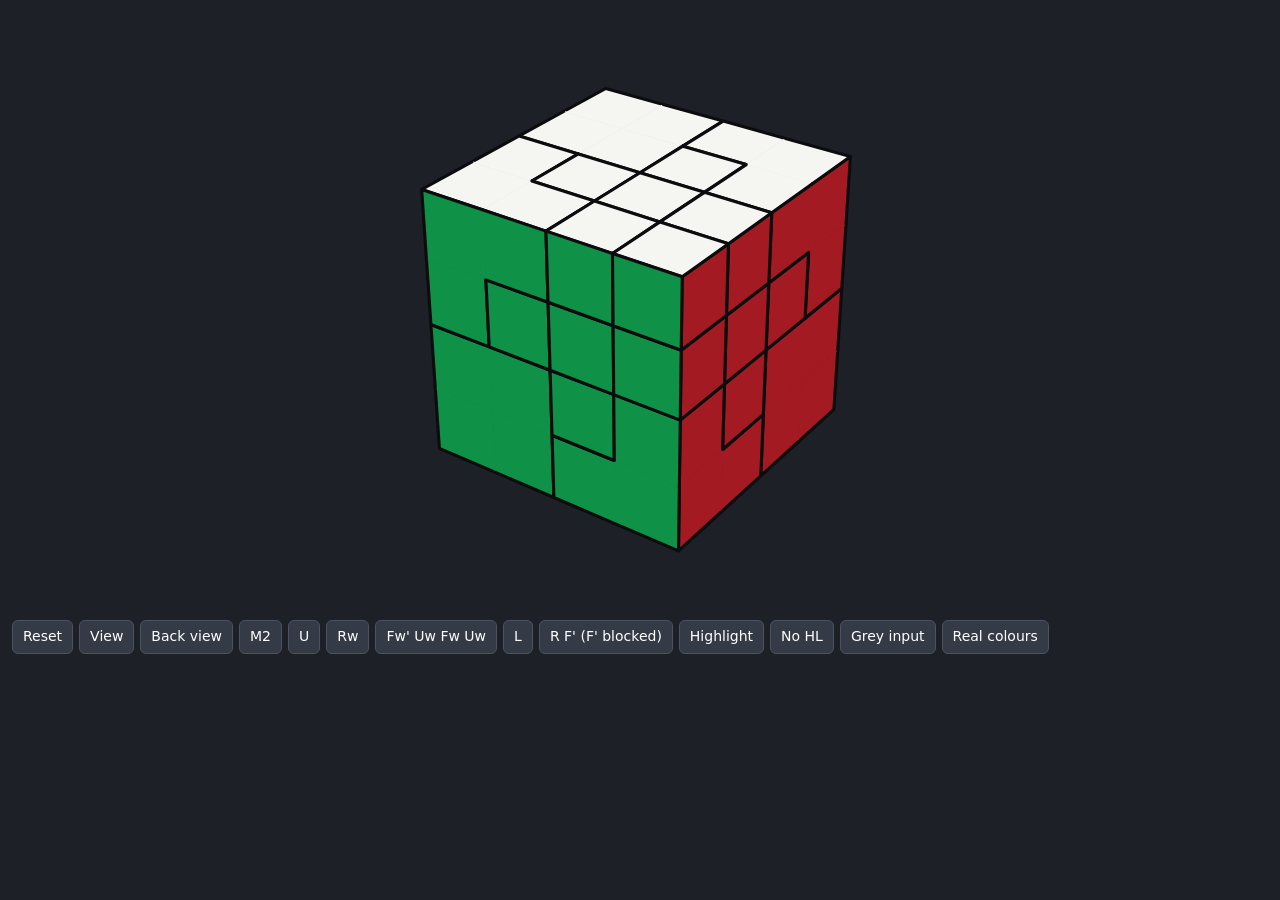
<file: tests/render-demo.html>
<!doctype html>
<html lang="ru">
<head>
<meta charset="utf-8">
<meta name="viewport" content="width=device-width, initial-scale=1">
<title>Puppet renderer demo</title>
<style>
  html, body { margin: 0; height: 100%; background: #1d2026; color: #e8e8e8; font: 14px/1.4 system-ui, sans-serif; }
  #wrap { position: relative; width: 100%; height: 68vh; }
  #cv { width: 100%; height: 100%; display: block; }
  .bar { padding: 8px 12px; display: flex; flex-wrap: wrap; gap: 6px; align-items: center; }
  button { background: #343a46; color: #fff; border: 1px solid #4b5262; border-radius: 6px; padding: 6px 10px; font: inherit; }
  button:active { background: #4b5262; }
  #log { padding: 4px 12px; font-family: ui-monospace, monospace; font-size: 12px; white-space: pre-wrap; }
</style>
</head>
<body>
<div id="wrap"><canvas id="cv"></canvas></div>
<div class="bar" id="bar"></div>
<div id="log"></div>
<script src="../js/data.js"></script>
<script src="../js/puppet-core.js"></script>
<script src="../js/render.js"></script>
<script>
  var params = new URLSearchParams(location.search);
  var r = new PuppetRenderer(document.getElementById('cv'), {
    background: params.get('bg') || null
  });
  window.renderer = r;
  var state = Puppet.solvedState();
  var log = document.getElementById('log');
  function say(s) { log.textContent = s + '\n' + log.textContent.slice(0, 600); }

  function run(alg, duration) {
    var toks = alg.split(/\s+/).filter(Boolean);
    var p = Promise.resolve();
    toks.forEach(function (t) {
      p = p.then(function () {
        return r.animateMove(t, { duration: duration }).then(function (s) {
          if (s) { state = s; say(t + ' ok' + (Puppet.isCube(s) ? ' (cube)' : '')); }
          else if (s === null) say(t + ' BLOCKED');
        });
      });
    });
    return p;
  }

  var buttons = [
    ['Reset', function () { state = Puppet.solvedState(); r.setState(state); }],
    ['View', function () { r.resetView(); }],
    ['Back view', function () { r.setView(145, -30); }],
    ['M2', function () { run('M2'); }],
    ['U', function () { run('U'); }],
    ['Rw', function () { run('Rw'); }],
    ["Fw' Uw Fw Uw", function () { run("Fw' Uw Fw Uw"); }],
    ['L', function () { run('L'); }],
    ["R F' (F' blocked)", function () { run("R F'"); }],
    ['Highlight', function () { r.setHighlights([{ piece: 0, face: 1 }, { piece: 25, face: 2 }, { piece: 7, face: 2 }]); }],
    ['No HL', function () { r.setHighlights(null); }],
    ['Grey input', function () {
      r.setStickerColorFn(function (p, f) { return (p + f) % 3 ? '#8a8a8a' : null; });
    }],
    ['Real colours', function () { r.setStickerColorFn(null); }]
  ];
  var bar = document.getElementById('bar');
  buttons.forEach(function (b) {
    var el = document.createElement('button');
    el.textContent = b[0];
    el.onclick = b[1];
    bar.appendChild(el);
  });
  r.onPick = function (hit) {
    say('pick: ' + (hit ? Puppet.PIECES[hit.piece].name + ' face ' + Puppet.FACE_NAMES[hit.face] : 'null'));
    r.setHighlights(hit ? [hit] : null);
  };
  window.addEventListener('resize', function () { r.resize(); });

  // URL hooks for automated screenshots: ?alg=U&yaw=..&pitch=..
  if (params.get('alg')) {
    var res = Puppet.applyAlg(state, params.get('alg'));
    state = res.state;
    r.setState(state);
    if (res.blockedAt >= 0) say('blocked at ' + res.blockedAt);
  }
  if (params.get('yaw') || params.get('pitch')) r.setView(+params.get('yaw') || r.yaw, +(params.get('pitch') || r.pitch));
  window.run = run;
  window.getState = function () { return state; };
</script>
</body>
</html>
</file>
<file: css/style.css>
:root {
  --bg: #12151d;
  --panel: #1b1f2a;
  --card: #222838;
  --text: #e8ebf2;
  --muted: #9aa3b8;
  --accent: #4f8cff;
  --accent-2: #2e6be6;
  --danger: #ff6b6b;
  --ok: #3ccf91;
  --border: #323a50;
  --radius: 12px;
}
@media (prefers-color-scheme: light) {
  :root:not([data-theme="dark"]) {
    --bg: #eef1f7;
    --panel: #ffffff;
    --card: #ffffff;
    --text: #1a1f2b;
    --muted: #5d667a;
    --border: #d4d9e5;
  }
}
* { box-sizing: border-box; }
html, body { margin: 0; padding: 0; }
body {
  background: var(--bg);
  color: var(--text);
  font: 15px/1.45 system-ui, -apple-system, "Segoe UI", Roboto, sans-serif;
  -webkit-text-size-adjust: 100%;
  padding-bottom: env(safe-area-inset-bottom);
}
.topbar { padding: 10px 16px 4px; }
.topbar h1 { margin: 0; font-size: 19px; font-weight: 700; }
.topbar h1 span { color: var(--muted); font-weight: 500; }

.tabs {
  position: sticky; top: 0; z-index: 10;
  display: flex; gap: 4px; overflow-x: auto;
  padding: 8px 12px; background: var(--bg);
  border-bottom: 1px solid var(--border);
  scrollbar-width: none;
}
.tabs::-webkit-scrollbar { display: none; }
.tab {
  flex: 0 0 auto; border: 1px solid var(--border); background: var(--panel); color: var(--text);
  padding: 7px 12px; border-radius: 999px; font: inherit; cursor: pointer;
}
.tab.active { background: var(--accent); border-color: var(--accent); color: #fff; }

main { max-width: 1100px; margin: 0 auto; padding: 12px 16px 40px; }
.panel { display: none; }
.panel.active { display: block; }

.card {
  background: var(--card); border: 1px solid var(--border); border-radius: var(--radius);
  padding: 12px 14px; margin: 0 0 12px;
}
.card p { margin: 0 0 8px; }
.card p:last-child { margin-bottom: 0; }
.card ol, .card ul { margin: 6px 0; padding-left: 20px; }
.hint { color: var(--muted); font-size: 13px; margin: 6px 0; }

.row { display: flex; gap: 8px; align-items: center; flex-wrap: wrap; margin: 8px 0; }
.buttons .btn { flex: 1 1 auto; }
.btn {
  border: 1px solid var(--border); background: var(--panel); color: var(--text);
  border-radius: 10px; padding: 10px 14px; font: inherit; cursor: pointer; min-height: 42px;
  touch-action: manipulation;
}
.btn:hover { border-color: var(--accent); }
.btn.primary { background: var(--accent); border-color: var(--accent); color: #fff; }
.btn.primary:hover { background: var(--accent-2); }
.btn.small { min-height: 34px; padding: 6px 10px; font-size: 13px; }
.btn:disabled { opacity: .45; cursor: default; }

.message { min-height: 1.4em; margin: 8px 0; white-space: pre-line; }
.message.error { color: var(--danger); }
.message.ok { color: var(--ok); }

/* ---------------------------------------------------------- input */
.steps { display: flex; flex-wrap: wrap; gap: 6px; list-style: none; padding: 0; margin: 0 0 10px; counter-reset: s; }
.steps li {
  counter-increment: s; font-size: 12px; color: var(--muted);
  border: 1px solid var(--border); border-radius: 999px; padding: 3px 9px;
}
.steps li::before { content: counter(s) ". "; }
.steps li.active { color: #fff; background: var(--accent); border-color: var(--accent); }
.steps li.done { color: var(--ok); border-color: var(--ok); }

.input-layout { display: grid; grid-template-columns: 1fr; gap: 12px; }
@media (min-width: 820px) { .input-layout { grid-template-columns: 3fr 2fr; align-items: start; } }
.net-wrap { background: var(--card); border: 1px solid var(--border); border-radius: var(--radius); padding: 8px; }
.net { width: 100%; height: auto; display: block; touch-action: manipulation; user-select: none; }
.net .cell { cursor: pointer; }
.net .cell.locked { cursor: default; }
.net .label { font-size: .5px; fill: var(--muted); }
.net .qmark { font-size: .7px; fill: #222; pointer-events: none; font-weight: 700; }

.palette {
  position: sticky; bottom: 0; z-index: 5;
  display: flex; gap: 8px; justify-content: center; flex-wrap: wrap;
  padding: 10px; margin: 12px -16px 0; background: var(--bg); border-top: 1px solid var(--border);
}
.swatch {
  width: 44px; height: 44px; border-radius: 10px; border: 2px solid var(--border); cursor: pointer;
  touch-action: manipulation;
}
.swatch.active { border-color: var(--accent); box-shadow: 0 0 0 3px var(--accent); }

.cube-canvas {
  display: block; width: 100%; height: 360px; border-radius: var(--radius);
  background: var(--panel); border: 1px solid var(--border); touch-action: none;
}
.cube-canvas.small { height: 280px; }
@media (min-width: 820px) { .cube-canvas { height: 460px; } .cube-canvas.small { height: 340px; } }

/* -------------------------------------------------------- solution */
.player { margin-bottom: 12px; }
.current-move { text-align: center; margin: 10px 0 4px; }
.move-big { font-size: 34px; font-weight: 800; letter-spacing: .5px; }
.move-desc { color: var(--muted); min-height: 1.4em; }
.move-progress { color: var(--muted); font-size: 13px; }
.speed { display: flex; gap: 10px; align-items: center; color: var(--muted); font-size: 13px; }
.speed input { flex: 1; }
.phases .phase { margin-bottom: 12px; }
.phases h3 { margin: 0 0 4px; font-size: 16px; }
.phases .note { color: var(--muted); font-size: 13px; margin-bottom: 6px; }
.group { margin: 6px 0; }
.group-label { font-size: 12px; color: var(--muted); margin-bottom: 2px; }
.moves { display: flex; flex-wrap: wrap; gap: 4px; }
.mv {
  font: 600 14px/1 ui-monospace, SFMono-Regular, Menlo, monospace;
  padding: 6px 7px; border-radius: 7px; border: 1px solid var(--border); background: var(--panel); cursor: pointer;
}
.mv.done { opacity: .45; }
.mv.current { background: var(--accent); border-color: var(--accent); color: #fff; opacity: 1; }

/* ------------------------------------------------------------- sim */
.move-grid { display: grid; grid-template-columns: repeat(6, 1fr); gap: 5px; margin: 10px 0; }
.move-grid .btn { padding: 8px 2px; min-height: 40px; font: 600 14px ui-monospace, Menlo, monospace; }
.alg-input {
  flex: 1 1 200px; min-height: 42px; border-radius: 10px; border: 1px solid var(--border);
  background: var(--panel); color: var(--text); padding: 0 12px; font: 15px ui-monospace, Menlo, monospace;
}

/* ----------------------------------------------------------- shape */
.shape-list { display: flex; flex-wrap: wrap; gap: 6px; margin-bottom: 10px; }

/* ------------------------------------------------------------ help */
.help h3 { margin: 14px 0 6px; font-size: 16px; }
.help h3:first-child { margin-top: 0; }
.help table { border-collapse: collapse; width: 100%; font-size: 14px; }
.help td { border-top: 1px solid var(--border); padding: 6px 4px; vertical-align: top; }
.help td:first-child { font: 700 15px ui-monospace, Menlo, monospace; white-space: nowrap; width: 64px; }
.help a { color: var(--accent); }
</file>
